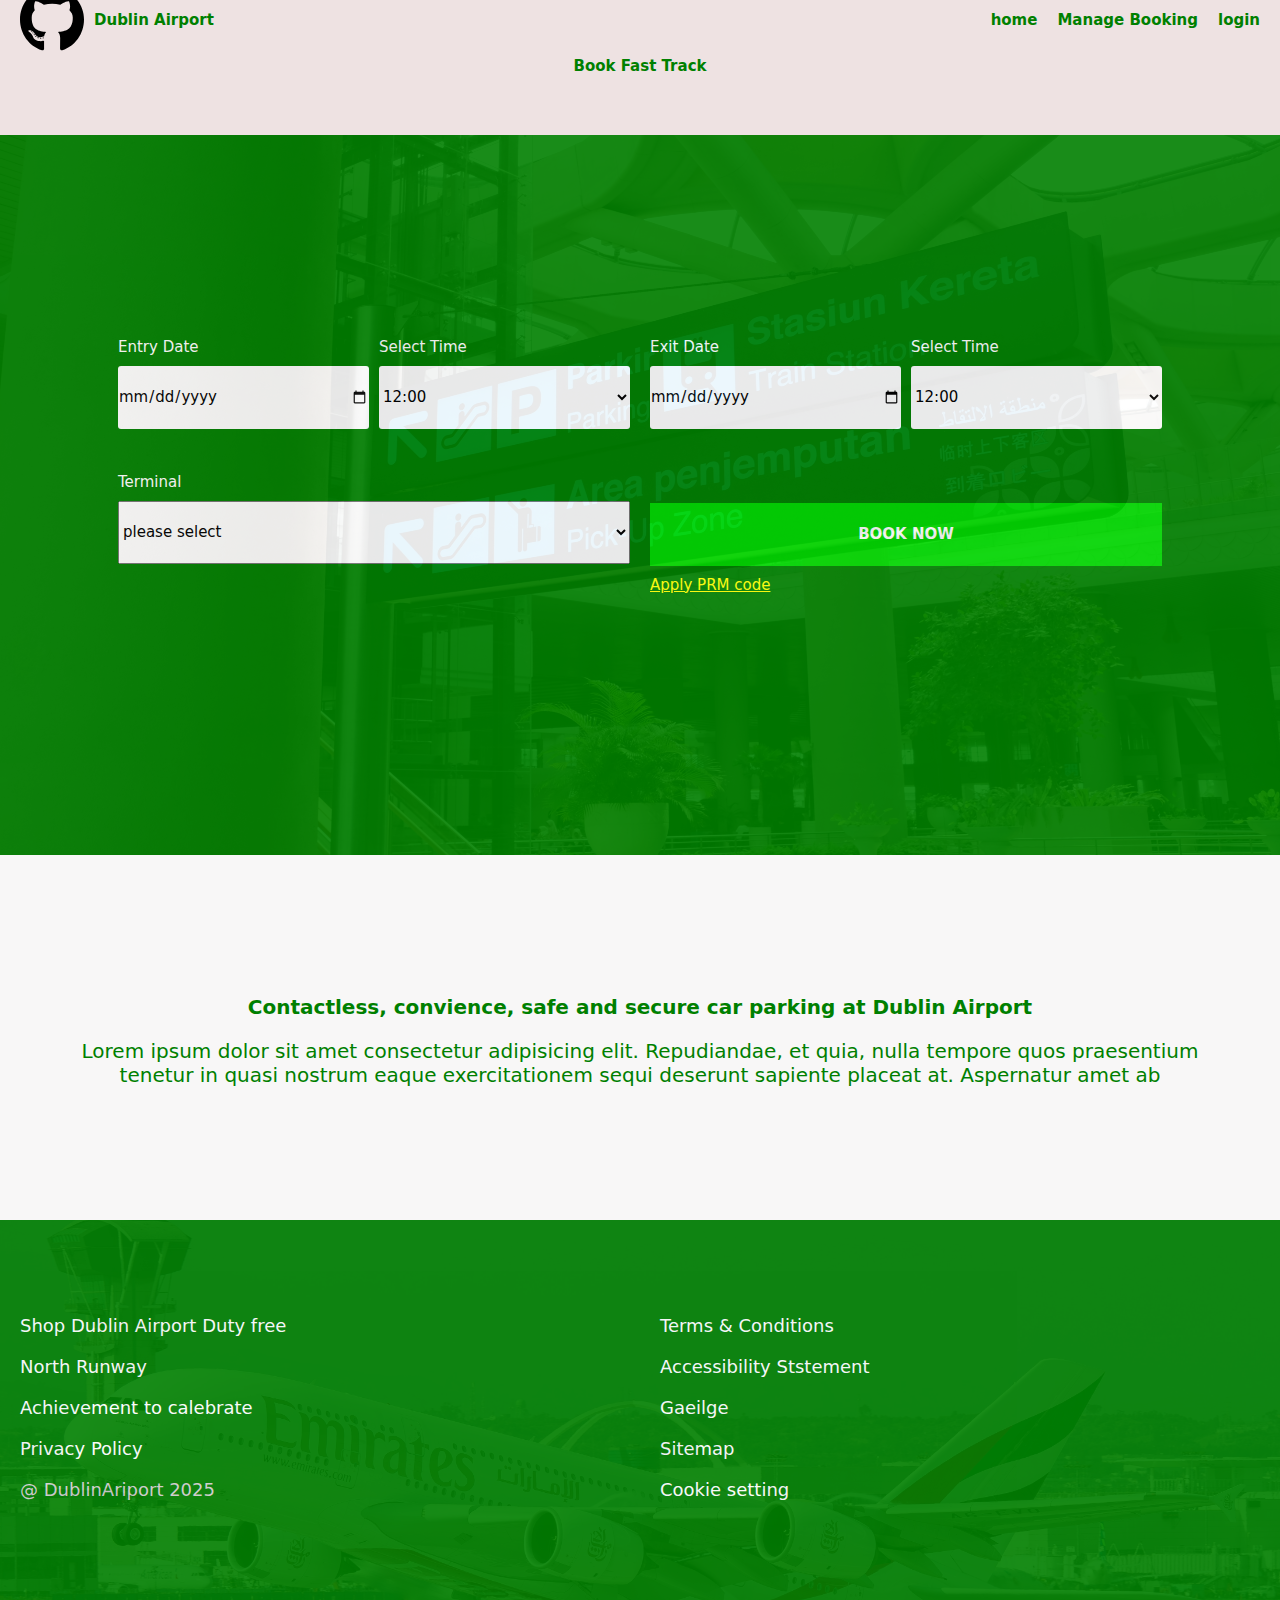
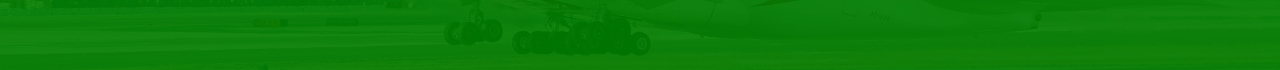
<file: bookparking/bookcarpark.html>
<!DOCTYPE html>
<html lang="en">
<head>
    <meta charset="UTF-8">
    <meta name="viewport" content="width=device-width, initial-scale=1.0">
    <title>Book Park</title>
    <link rel="stylesheet" href="../css/main.css">
    <link rel="stylesheet" href="../css/depart.css">
</head>
<body>
    <div class="container">
      <div class="content">
            <div class="navfasttrack">
                <div class="navft-head">
                    <div class="ft-head">
                        <img src="../icon/github-brands-solid.svg" class="ftIMG">
                        <p>Dublin Airport</p>
                    </div>
                    <div class="ft-head ft-headhide">
                        <ul>
                          <li><a href="../index.html">home</a></li>
                            <li><a href="#">Manage Booking</a></li>
                            <li><a href="#">login</a></li>
                        </ul>
                    </div>
                    <div class="ft-head ft-headend">
                      <img src="../icon/bars-solid.svg" class="menu" id="openmenu" onclick="openfastmenu()">
                      <img src="../icon/xmark-solid.svg" class="menu closemenu" id="closemenu" onclick="closefastmenu()">
                    </div>
                </div>
                <div class="navft-menu" id="navft-menu">
                    <ul>
                        <li><a href="#">Manage Booking</a></li>
                        <li><a href="#">login</a></li>
                        <li><a href="../index.html">home</a></li>
                    </ul>
                </div>
                <div class="navft-heading" id="navftheading">
                    <p>Book Fast Track</p>
                </div>
            </div>
        <div class="fasthero">
          <div class="fastcontent parkcontent">
            <img src="../img/rudityas-w-anggoro-ZadM4ldiuY8-unsplash.jpg" class="fastImg parkimg">
            <div class="fastdetails">
              <div class="parkstage">
                
              </div>
              <div class="parkinput">
                <div class="parkinputcon">
                    <div class="parkinfo">
                        <div class="park-col">
                            <P>Entry Date</P>
                            <input type="date" class="parkfield">
                        </div>
                        <div class="park-col">
                            <p>Select Time</p>
                            <select class="parkfield">
                                <option value="fastdate">12:00</option>
                                <option value="fastdate">00:01</option>
                                <option value="fastdate">01:00</option>
                                <option value="fastdate">02:00</option>
                                <option value="fastdate">03:00</option>
                                <option value="fastdate">04:00</option>
                                <option value="fastdate">05:00</option>
                            </select>
                        </div>
                    </div>
                    <div class="parkinfo">
                        <div class="park-col">
                            <P>Exit Date</P>
                            <input type="date" class="parkfield">
                        </div>
                        <div class="park-col">
                            <p>Select Time</p>
                            <select class="parkfield">
                                <option value="fastdate">12:00</option>
                                <option value="fastdate">00:01</option>
                                <option value="fastdate">01:00</option>
                                <option value="fastdate">02:00</option>
                                <option value="fastdate">03:00</option>
                                <option value="fastdate">04:00</option>
                                <option value="fastdate">05:00</option>
                            </select>
                        </div>
                    </div>
                </div>
                <div class="parkinputcon">
                    <div class="parkinfo">
                        <div class="park-col">
                            <p>Terminal</p>
                            <select class="parkfield1">
                                <option value="fastdate">please select</option>
                                <option value="fastdate">Terminal 1</option>
                                <option value="fastdate">Terminal 2</option>
                            </select>
                        </div>
                    </div>
                    <div class="parkinfo">
                        <div class="park-col">
                          <a href="./selectproduct.html">
                            <button class="parkbooknow">BOOK NOW</button>
                          </a>
                            <a href="#">Apply PRM code</a>
                        </div>
                    </div>
                </div>
              </div>
            </div>
          </div>
          <div class="fast-con">
            <div class="fast-content">
              <div class="parkstageimg">
                <div class="parkstage">
                  <div class="progress progress1">
                      <div class="progress-con">
                        <div class="progressnumber-con">
                            <div class="progress-line"></div>
                            <div class="progress-number-active">1</div>
                            <div class="progress-number">2</div>
                            <div class="progress-number">3</div>
                            <div class="progress-number">4</div>
                            <div class="progress-number">5</div>
                          </div>
                          <div class="progresstext">
                            <p>Select travel dates</p>
                            <p>Select your product</p>
                            <p>Enhance journey</p>
                            <p>Your details</p>
                            <p>Comfirmation</p>
                          </div>
                      </div>
                  </div>
                </div>
              </div>
              <div class="fast-info-row">
                <div class="fast-info">
                  <label for="text" class="fastlabel1">Entry Date</label>
                  <input type="date" class="fastfield1">
                </div>
                <div class="fast-info">
                  <label for="text" class="fastlabel1">Select Time</label>
                  <select class="fasttime1">
                    <option value="fastdate">12:00</option>
                    <option value="fastdate">00:01</option>
                    <option value="fastdate">01:00</option>
                    <option value="fastdate">02:00</option>
                    <option value="fastdate">03:00</option>
                    <option value="fastdate">04:00</option>
                    <option value="fastdate">05:00</option>
                </select>
                </div>
              </div>
              <div class="fast-info-row">
                <div class="fast-info">
                  <label for="text" class="fastlabel1">Exit Date</label>
                  <input type="date" class="fastfield1">
                </div>
                <div class="fast-info">
                  <label for="text" class="fastlabel1">Select Time</label>
                  <select class="fasttime1">
                    <option value="fastdate">12:00</option>
                    <option value="fastdate">00:01</option>
                    <option value="fastdate">01:00</option>
                    <option value="fastdate">02:00</option>
                    <option value="fastdate">03:00</option>
                    <option value="fastdate">04:00</option>
                    <option value="fastdate">05:00</option>
                </select>
                </div>
              </div>
              <div class="fast-info-col">
                <label for="text" class="fastlabel1">Ternial</label>
                  <select class="fasttime2">
                    <option value="fastdate">Terminal 1</option>
                    <option value="fastdate">Terminal 2</option>
                    <option value="fastdate">Terminal 3</option>
                </select>
              </div>
              <div class="fast-info-col">
                <div class="bookfast bookfast1">
                  <a href="#">Apply PRM code</a>
                  <a href="./selectproduct.html">
                    <button class="fastbook fastbook1">BOOK NOW</button>
                  </a>
                </div>
              </div>
            </div>
          </div>
          <div class="fasttips parktips">
            <div class="tipshead">
              <h1>Contactless, convience, safe and secure car parking at Dublin Airport</h1>
              <p>Lorem ipsum dolor sit amet consectetur adipisicing elit. Repudiandae, et quia, nulla tempore quos praesentium tenetur in quasi nostrum eaque exercitationem sequi deserunt sapiente placeat at. Aspernatur amet ab</p>
            </div>
          </div>
        </div>
              
              <footer class="footer">
                <div class="footer-content">
                  <div class="footer-link">
                    <div class="link-row">
                      <p>Shop Dublin Airport Duty free</p>
                      <p>North Runway</p>
                      <p>Achievement to calebrate</p>
                      <p>Privacy Policy</p>
                      <div class="copyright copyrightHide">
                        <p>@ DublinAriport 2025</p>
                      </div>
                    </div>
                    <div class="link-row">
                      <p>Terms & Conditions</p>
                      <p>Accessibility Ststement</p>
                      <p>Gaeilge</p>
                      <p>Sitemap</p>
                      <p>Cookie setting</p>
                    </div>
                  </div>
                  <div class="footer-social ss">
                    <div class="social-con">
                      <p>Follow Us</p>
                      <div class="social-row">
                        <img src="../icon/whatsapp-brands-solid.svg" class="socialIMG">
                        <img src="../icon/facebook-brands-solid.svg" class="socialIMG">
                        <img src="../icon/linkedin-brands-solid.svg" class="socialIMG">
                        <img src="../icon/twitter-brands-solid.svg" class="socialIMG">
                      </div>
                    </div>.
                  </div>
                  <div class="footer-appstore">
                    <div class="appstore-head st">
                      <p>Download Dublin Ariport App</p>
                    </div>
                    <div class="app-con">
                      <img src="../img/top-view.jpg" class="appIMG">
                      <img src="../img/top-view.jpg" class="appIMG">
                    </div>
                  </div>
                </div>
              </footer>
        </div>
    </div>
    <script src="../JS/slider.js"></script>
</body>
</html>
</file>
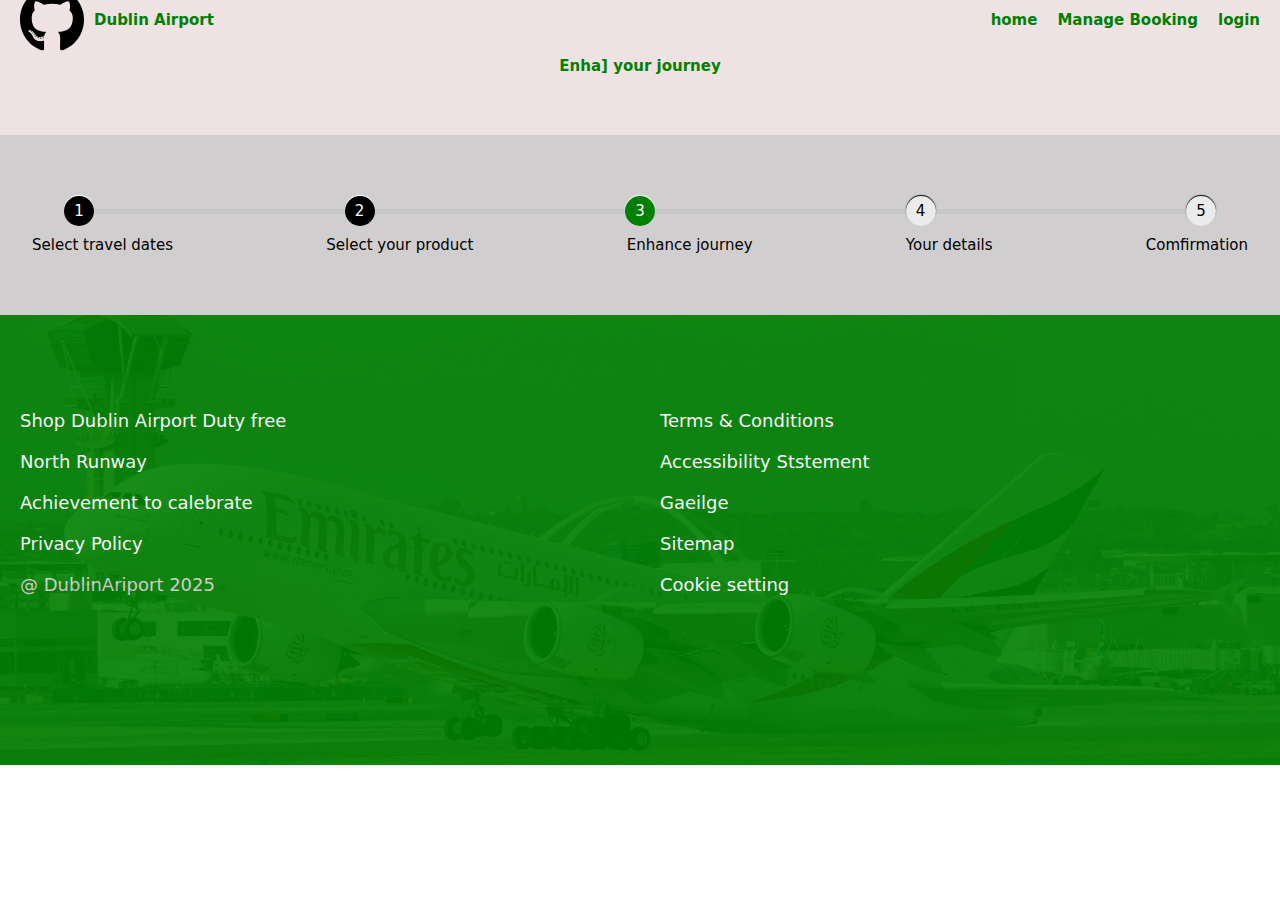
<file: bookparking/reserver.html>
<!DOCTYPE html>
<html lang="en">
<head>
    <meta charset="UTF-8">
    <meta name="viewport" content="width=device-width, initial-scale=1.0">
    <title>Flight Info</title>
    <link rel="stylesheet" href="../css/main.css">
    <link rel="stylesheet" href="../css/depart.css">
</head>
<body>
    <div class="container">
      <div class="content">
            <div class="navfasttrack">
                <div class="navft-head">
                    <div class="ft-head">
                        <img src="../icon/github-brands-solid.svg" class="ftIMG">
                        <p>Dublin Airport</p>
                    </div>
                    <div class="ft-head ft-headhide">
                        <ul>
                          <li><a href="../index.html">home</a></li>
                            <li><a href="#">Manage Booking</a></li>
                            <li><a href="#">login</a></li>
                        </ul>
                    </div>
                    <div class="ft-head ft-headend">
                      <img src="../icon/bars-solid.svg" class="menu" id="openmenu" onclick="openfastmenu()">
                      <img src="../icon/xmark-solid.svg" class="menu closemenu" id="closemenu" onclick="closefastmenu()">
                    </div>
                </div>
                <div class="navft-heading" id="navftheading">
                    <p>Enha] your journey</p>
                </div>
                <div class="navft-menu" id="navft-menu">
                    <ul>
                        <li><a href="#">Manage Booking</a></li>
                        <li><a href="#">login</a></li>
                        <li><a href="../index.html">home</a></li>
                    </ul>
                </div>
            </div>
            <div class="progress">
                <div class="progress-con">
                  <div class="progressnumber-con">
                      <div class="progress-line"></div>
                      <div class="progress-number-passed">1</div>
                      <div class="progress-number-passed">2</div>
                      <div class="progress-number-active">3</div>
                      <div class="progress-number">4</div>
                      <div class="progress-number">5</div>
                    </div>
                    <div class="progresstext">
                      <p>Select travel dates</p>
                      <p>Select your product</p>
                      <p>Enhance journey</p>
                      <p>Your details</p>
                      <p>Comfirmation</p>
                    </div>
                </div>
            </div>
            <div class="reserve">
                <div class="reverse-content">
                    <div class="reserveinfor">

                    </div>
                    <div class="reserve-total">
                        
                    </div>
                </div>
            </div>

              <footer class="footer">
                <div class="footer-content">
                  <div class="footer-link">
                    <div class="link-row">
                      <p>Shop Dublin Airport Duty free</p>
                      <p>North Runway</p>
                      <p>Achievement to calebrate</p>
                      <p>Privacy Policy</p>
                      <div class="copyright copyrightHide">
                        <p>@ DublinAriport 2025</p>
                      </div>
                    </div>
                    <div class="link-row">
                      <p>Terms & Conditions</p>
                      <p>Accessibility Ststement</p>
                      <p>Gaeilge</p>
                      <p>Sitemap</p>
                      <p>Cookie setting</p>
                    </div>
                  </div>
                  <div class="footer-social ss">
                    <div class="social-con">
                      <p>Follow Us</p>
                      <div class="social-row">
                        <img src="../icon/whatsapp-brands-solid.svg" class="socialIMG">
                        <img src="../icon/facebook-brands-solid.svg" class="socialIMG">
                        <img src="../icon/linkedin-brands-solid.svg" class="socialIMG">
                        <img src="../icon/twitter-brands-solid.svg" class="socialIMG">
                      </div>
                    </div>.
                  </div>
                  <div class="footer-appstore">
                    <div class="appstore-head st">
                      <p>Download Dublin Ariport App</p>
                    </div>
                    <div class="app-con">
                      <img src="../img/top-view.jpg" class="appIMG">
                      <img src="../img/top-view.jpg" class="appIMG">
                    </div>
                  </div>
                </div>
              </footer>
        </div>
    </div>
    <script src="../JS/slider.js"></script>
</body>
</html>
</file>
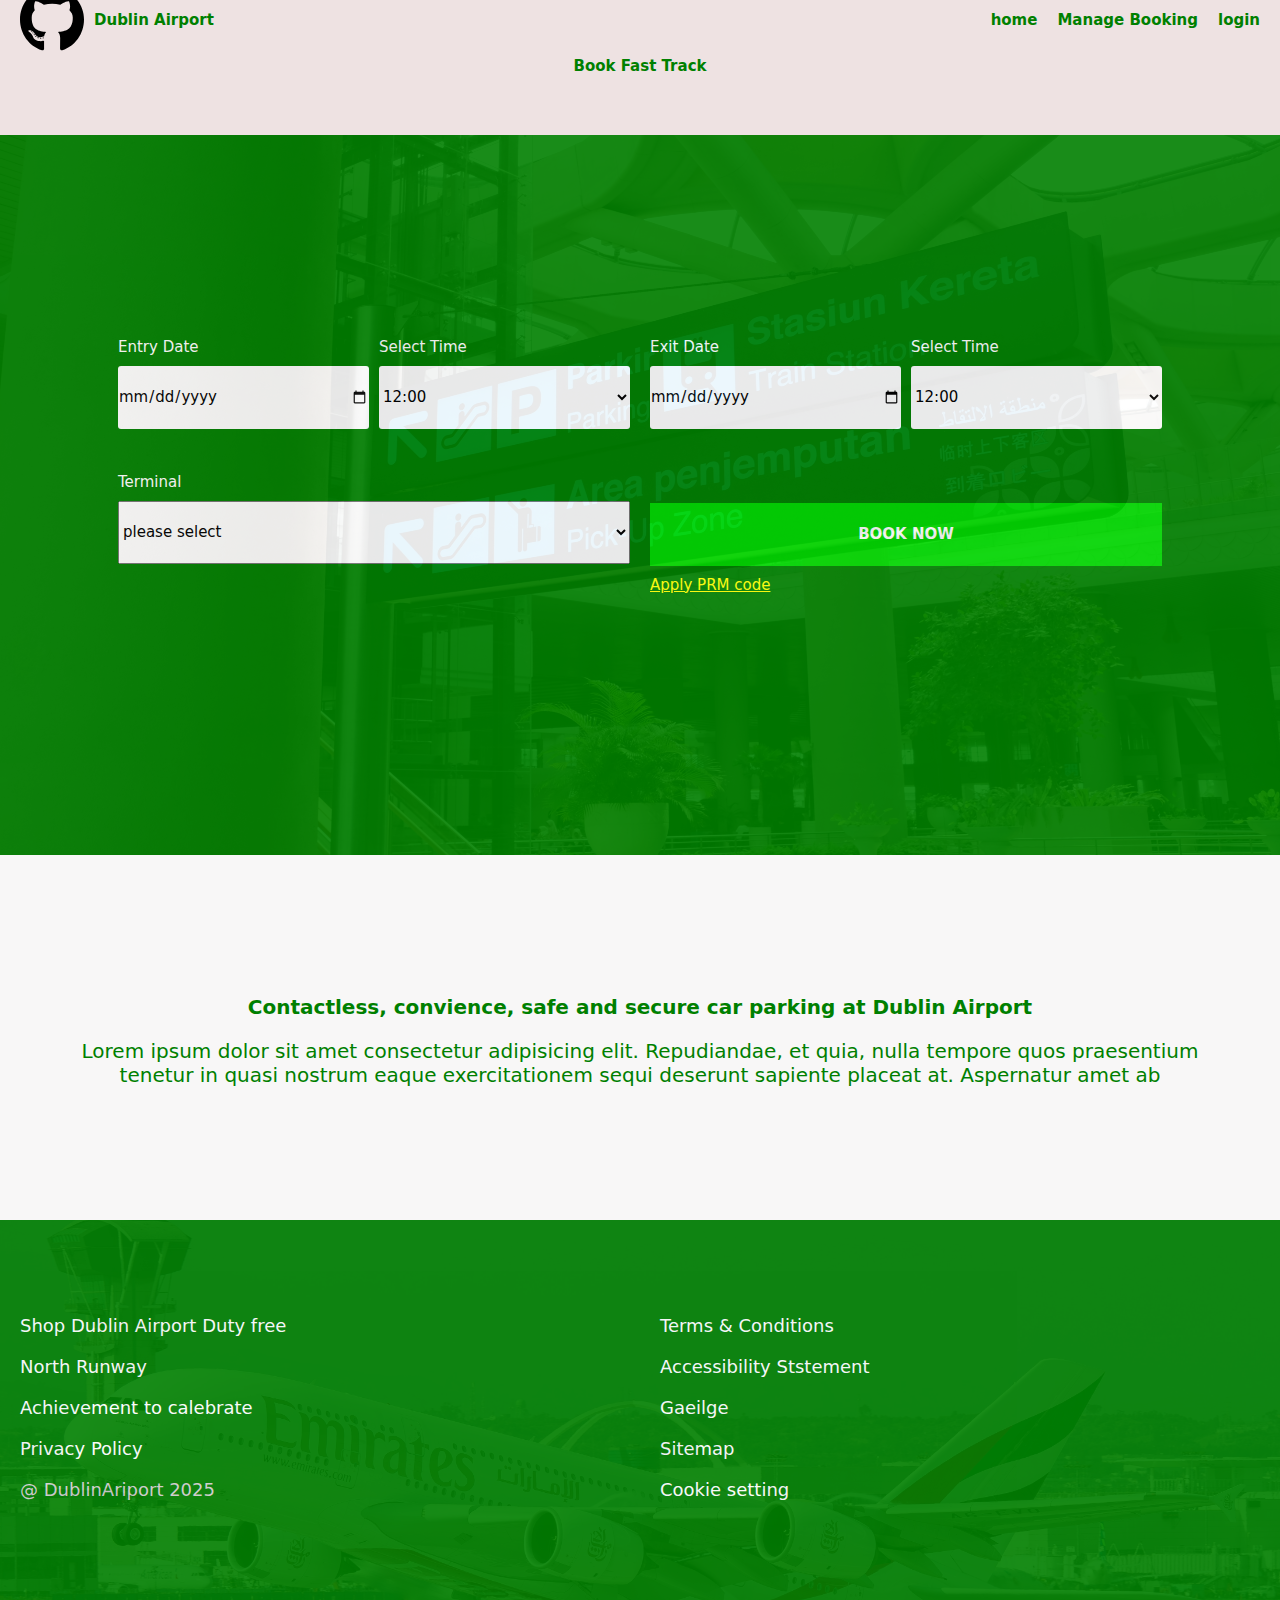
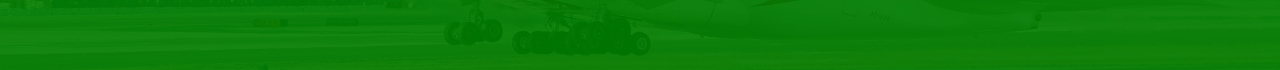
<file: bookparking/select-price.html>
<!DOCTYPE html>
<html lang="en">
<head>
    <meta charset="UTF-8">
    <meta name="viewport" content="width=device-width, initial-scale=1.0">
    <title>Book Park</title>
    <link rel="stylesheet" href="../css/main.css">
    <link rel="stylesheet" href="../css/depart.css">
</head>
<body>
    <div class="container">
      <div class="content">
            <div class="navfasttrack">
                <div class="navft-head">
                    <div class="ft-head">
                        <img src="../icon/github-brands-solid.svg" class="ftIMG">
                        <p>Dublin Airport</p>
                    </div>
                    <div class="ft-head ft-headhide">
                        <ul>
                          <li><a href="../index.html">home</a></li>
                            <li><a href="#">Manage Booking</a></li>
                            <li><a href="#">login</a></li>
                        </ul>
                    </div>
                    <div class="ft-head ft-headend">
                      <img src="../icon/bars-solid.svg" class="menu" id="openmenu" onclick="openfastmenu()">
                      <img src="../icon/xmark-solid.svg" class="menu closemenu" id="closemenu" onclick="closefastmenu()">
                    </div>
                </div>
                <div class="navft-menu" id="navft-menu">
                    <ul>
                        <li><a href="#">Manage Booking</a></li>
                        <li><a href="#">login</a></li>
                        <li><a href="../index.html">home</a></li>
                    </ul>
                </div>
                <div class="navft-heading" id="navftheading">
                    <p>Book Fast Track</p>
                </div>
            </div>
        <div class="fasthero">
          <div class="fastcontent parkcontent">
            <img src="../img/rudityas-w-anggoro-ZadM4ldiuY8-unsplash.jpg" class="fastImg parkimg">
            <div class="fastdetails">
              <div class="parkstage">
                
              </div>
              <div class="parkinput">
                <div class="parkinputcon">
                    <div class="parkinfo">
                        <div class="park-col">
                            <P>Entry Date</P>
                            <input type="date" class="parkfield">
                        </div>
                        <div class="park-col">
                            <p>Select Time</p>
                            <select class="parkfield">
                                <option value="fastdate">12:00</option>
                                <option value="fastdate">00:01</option>
                                <option value="fastdate">01:00</option>
                                <option value="fastdate">02:00</option>
                                <option value="fastdate">03:00</option>
                                <option value="fastdate">04:00</option>
                                <option value="fastdate">05:00</option>
                            </select>
                        </div>
                    </div>
                    <div class="parkinfo">
                        <div class="park-col">
                            <P>Exit Date</P>
                            <input type="date" class="parkfield">
                        </div>
                        <div class="park-col">
                            <p>Select Time</p>
                            <select class="parkfield">
                                <option value="fastdate">12:00</option>
                                <option value="fastdate">00:01</option>
                                <option value="fastdate">01:00</option>
                                <option value="fastdate">02:00</option>
                                <option value="fastdate">03:00</option>
                                <option value="fastdate">04:00</option>
                                <option value="fastdate">05:00</option>
                            </select>
                        </div>
                    </div>
                </div>
                <div class="parkinputcon">
                    <div class="parkinfo">
                        <div class="park-col">
                            <p>Terminal</p>
                            <select class="parkfield1">
                                <option value="fastdate">please select</option>
                                <option value="fastdate">Terminal 1</option>
                                <option value="fastdate">Terminal 2</option>
                            </select>
                        </div>
                    </div>
                    <div class="parkinfo">
                        <div class="park-col">
                          <a href="#">
                            <button class="parkbooknow">BOOK NOW</button>
                          </a>
                            <a href="#">Apply PRM code</a>
                        </div>
                    </div>
                </div>
              </div>
            </div>
          </div>
          <div class="fast-con">
            <div class="fast-content">
              <div class="parkstageimg">
                  <div class="parkstage">

                </div>
            </div>
              <div class="fast-info-row">
                <div class="fast-info">
                  <label for="text" class="fastlabel1">Entry Date</label>
                  <input type="date" class="fastfield1">
                </div>
                <div class="fast-info">
                  <label for="text" class="fastlabel1">Select Time</label>
                  <select class="fasttime1">
                    <option value="fastdate">12:00</option>
                    <option value="fastdate">00:01</option>
                    <option value="fastdate">01:00</option>
                    <option value="fastdate">02:00</option>
                    <option value="fastdate">03:00</option>
                    <option value="fastdate">04:00</option>
                    <option value="fastdate">05:00</option>
                </select>
                </div>
              </div>
              <div class="fast-info-row">
                <div class="fast-info">
                  <label for="text" class="fastlabel1">Exit Date</label>
                  <input type="date" class="fastfield1">
                </div>
                <div class="fast-info">
                  <label for="text" class="fastlabel1">Select Time</label>
                  <select class="fasttime1">
                    <option value="fastdate">12:00</option>
                    <option value="fastdate">00:01</option>
                    <option value="fastdate">01:00</option>
                    <option value="fastdate">02:00</option>
                    <option value="fastdate">03:00</option>
                    <option value="fastdate">04:00</option>
                    <option value="fastdate">05:00</option>
                </select>
                </div>
              </div>
              <div class="fast-info-col">
                <label for="text" class="fastlabel1">Ternial</label>
                  <select class="fasttime2">
                    <option value="fastdate">Terminal 1</option>
                    <option value="fastdate">Terminal 2</option>
                    <option value="fastdate">Terminal 3</option>
                </select>
              </div>
              <div class="fast-info-col">
                <div class="bookfast bookfast1">
                  <a href="#">Apply PRM code</a>
                  <a href="#">
                    <button class="fastbook fastbook1">BOOK NOW</button>
                  </a>
                </div>
              </div>
            </div>
          </div>
          <div class="fasttips parktips">
            <div class="tipshead">
              <h1>Contactless, convience, safe and secure car parking at Dublin Airport</h1>
              <p>Lorem ipsum dolor sit amet consectetur adipisicing elit. Repudiandae, et quia, nulla tempore quos praesentium tenetur in quasi nostrum eaque exercitationem sequi deserunt sapiente placeat at. Aspernatur amet ab</p>
            </div>
          </div>
        </div>
              
              <footer class="footer">
                <div class="footer-content">
                  <div class="footer-link">
                    <div class="link-row">
                      <p>Shop Dublin Airport Duty free</p>
                      <p>North Runway</p>
                      <p>Achievement to calebrate</p>
                      <p>Privacy Policy</p>
                      <div class="copyright copyrightHide">
                        <p>@ DublinAriport 2025</p>
                      </div>
                    </div>
                    <div class="link-row">
                      <p>Terms & Conditions</p>
                      <p>Accessibility Ststement</p>
                      <p>Gaeilge</p>
                      <p>Sitemap</p>
                      <p>Cookie setting</p>
                    </div>
                  </div>
                  <div class="footer-social ss">
                    <div class="social-con">
                      <p>Follow Us</p>
                      <div class="social-row">
                        <img src="../icon/whatsapp-brands-solid.svg" class="socialIMG">
                        <img src="../icon/facebook-brands-solid.svg" class="socialIMG">
                        <img src="../icon/linkedin-brands-solid.svg" class="socialIMG">
                        <img src="../icon/twitter-brands-solid.svg" class="socialIMG">
                      </div>
                    </div>.
                  </div>
                  <div class="footer-appstore">
                    <div class="appstore-head st">
                      <p>Download Dublin Ariport App</p>
                    </div>
                    <div class="app-con">
                      <img src="../img/top-view.jpg" class="appIMG">
                      <img src="../img/top-view.jpg" class="appIMG">
                    </div>
                  </div>
                </div>
              </footer>
        </div>
    </div>
    <script src="../JS/slider.js"></script>
</body>
</html>
</file>
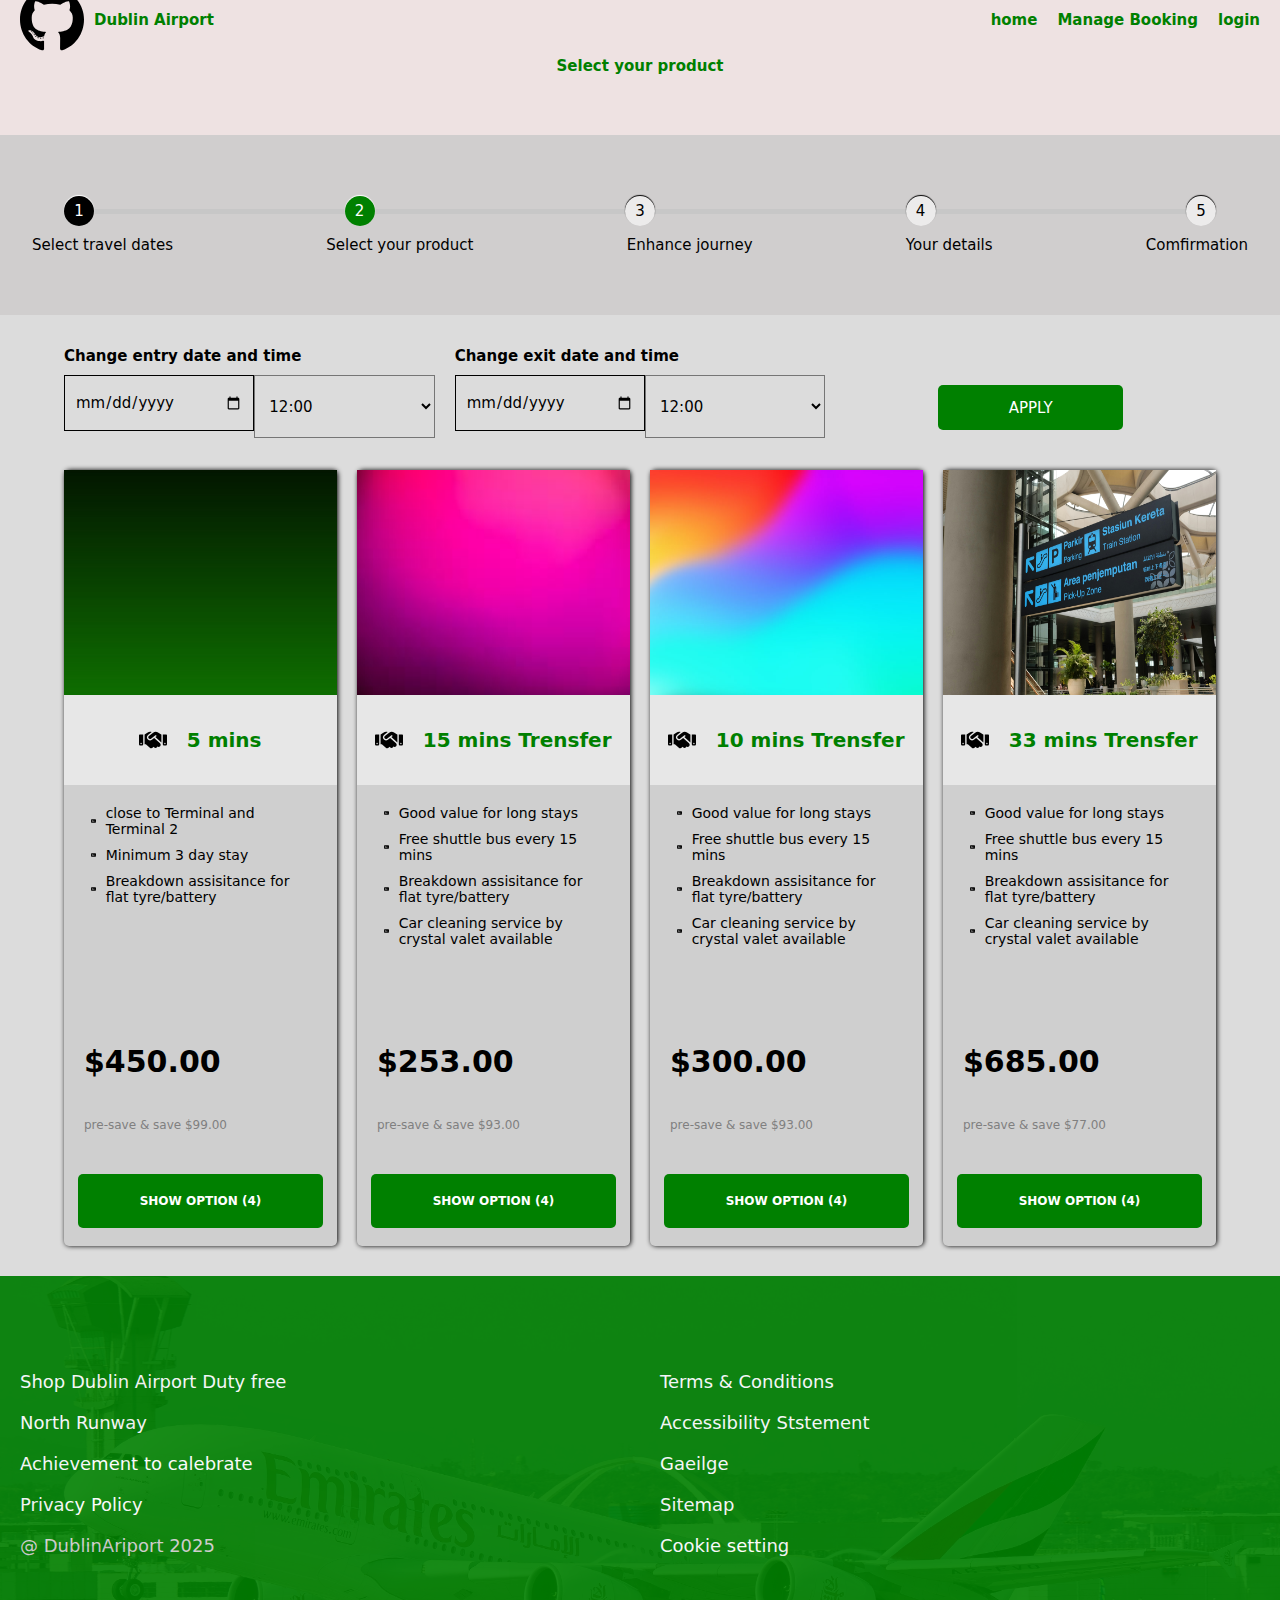
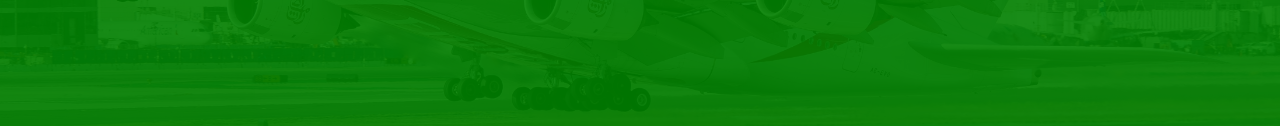
<file: bookparking/selectproduct.html>
<!DOCTYPE html>
<html lang="en">
<head>
    <meta charset="UTF-8">
    <meta name="viewport" content="width=device-width, initial-scale=1.0">
    <title>Flight Info</title>
    <link rel="stylesheet" href="../css/main.css">
    <link rel="stylesheet" href="../css/depart.css">
</head>
<body>
    <div class="container">
      <div class="content">
            <div class="navfasttrack">
                <div class="navft-head">
                    <div class="ft-head">
                        <img src="../icon/github-brands-solid.svg" class="ftIMG">
                        <p>Dublin Airport</p>
                    </div>
                    <div class="ft-head ft-headhide">
                        <ul>
                          <li><a href="../index.html">home</a></li>
                            <li><a href="#">Manage Booking</a></li>
                            <li><a href="#">login</a></li>
                        </ul>
                    </div>
                    <div class="ft-head ft-headend">
                      <img src="../icon/bars-solid.svg" class="menu" id="openmenu" onclick="openfastmenu()">
                      <img src="../icon/xmark-solid.svg" class="menu closemenu" id="closemenu" onclick="closefastmenu()">
                    </div>
                </div>
                <div class="navft-heading" id="navftheading">
                    <p>Select your product</p>
                </div>
                <div class="navft-menu" id="navft-menu">
                    <ul>
                        <li><a href="#">Manage Booking</a></li>
                        <li><a href="#">login</a></li>
                        <li><a href="../index.html">home</a></li>
                    </ul>
                </div>
            </div>
            <div class="progress">
                <div class="progress-con">
                  <div class="progressnumber-con">
                      <div class="progress-line"></div>
                      <div class="progress-number-passed">1</div>
                      <div class="progress-number-active">2</div>
                      <div class="progress-number">3</div>
                      <div class="progress-number">4</div>
                      <div class="progress-number">5</div>
                    </div>
                    <div class="progresstext">
                      <p>Select travel dates</p>
                      <p>Select your product</p>
                      <p>Enhance journey</p>
                      <p>Your details</p>
                      <p>Comfirmation</p>
                    </div>
                </div>
            </div>
            <div class="changefield" id="changefield">
              <div class="changefield-con">
                <div class="changefield-info">
                  <p>Change entry date and time</p>
                  <div class="changefieldrow">
                    <input type="date" class="changedate">
                    <select class="changetime">
                      <option value="changetime">12:00</option>
                      <option value="changetime">00:01</option>
                      <option value="changetime">01:00</option>
                      <option value="changetime">02:00</option>
                      <option value="changetime">03:00</option>
                      <option value="changetime">04:00</option>
                      <option value="changetime">05:00</option>
                    </select>
                  </div>
                </div>
                <div class="changefield-info">
                  <p>Change exit date and time</p>
                  <div class="changefieldrow">
                    <input type="date" class="changedate">
                    <select class="changetime">
                      <option value="changetime">12:00</option>
                      <option value="changetime">00:01</option>
                      <option value="changetime">01:00</option>
                      <option value="changetime">02:00</option>
                      <option value="changetime">03:00</option>
                      <option value="changetime">04:00</option>
                      <option value="changetime">05:00</option>
                    </select>
                  </div>
                </div>
                <div class="changefield-info">
                  <div class="btn-apply">
                    <button class="apply">APPLY</button>
                  </div>
                </div>
              </div>
            </div>
            <div class="selecteddate">
              <div class="selecteddate-con">
                <div class="selecteddate-row">
                  <p>From</p>
                  <p>To</p>
                </div>
                <div class="selecteddate-row">
                  <label for="text" class="dateandtimeselected">03/03/2025 at 07:00</label>
                  <label for="text" class="dateandtimeselected">03/03/2025 at 07:00</label>
                </div>
              </div>
            </div>
            <div class="changedateoption" id="changedateoption" >
              <p onclick="showchangedateoption()">Change Dates ?</p>
            </div>
            <div class="selectproduct">
              <div class="selectproduct-con">
                <div class="product">
                  <div class="productIMg">
                    <img src="../img/green.jpg" class="product-img">
                  </div>
                  <div class="productMinwalk">
                    <img src="../icon/handshake-solid.svg" class="walkImg">
                    <p>5 mins</p>
                  </div>
                  <div class="productdetials" id="productdetials">
                    <div class="productdetials-con">
                      <div class="productdetials-info">
                        <img src="../icon/square-google-plus-brands-solid.svg" class="detailsimg">
                        <p>close to Terminal and Terminal 2</p>
                      </div>
                      <div class="productdetials-info">
                        <img src="../icon/square-google-plus-brands-solid.svg" class="detailsimg">
                        <p>Minimum 3 day stay</p>
                      </div>
                      <div class="productdetials-info">
                        <img src="../icon/square-google-plus-brands-solid.svg" class="detailsimg">
                        <p>Breakdown assisitance for flat tyre/battery</p>
                      </div>
                    </div>
                  </div>
                  <div class="productdetials1" id="productdetials1">
                    <div class="prod-nav">
                      <div class="prodback">
                        <img src="../icon/xmark-solid.svg" class="prodnavImg" onclick="closedetailsoption()">
                        <p>Back</p>
                      </div>
                      <div class="prodback">
                        <p>Option</p>
                      </div>
                    </div>
                    <div class="prod-packs">
                      <div class="prod-packs-con">
                        <div class="radio">
                          <input type="radio" value="packprice">
                        </div>
                        <div class="radioinfo">
                          <label for="packprice">Terminal 2 Surface Car Park</label>
                        </div>
                        <div class="prod-packs-con1">
                          <p>$987.00</p>
                        </div>
                      </div>
                    </div>
                    <div class="prod-packs">
                      <div class="prod-packs-con">
                        <div class="radio">
                          <input type="radio" value="packprice">
                        </div>
                        <div class="radioinfo">
                          <label for="packprice">Parking + Fast Track</label>
                          <p>save time through security</p>
                        </div>
                        <div class="prod-packs-con1">
                          <p>$706.00</p>
                        </div>
                      </div>
                    </div>
                    <div class="prod-packs">
                      <div class="prod-packs-con">
                        <div class="radio">
                          <input type="radio" value="packprice">
                        </div>
                        <div class="radioinfo">
                          <label for="packprice">Parking + 2x Fast Track</label>
                          <p>save time through security</p>
                        </div>
                        <div class="prod-packs-con1">
                          <p>$720.00</p>
                        </div>
                      </div>
                    </div>
                    <div class="prod-packs">
                      <div class="prod-packs-con">
                        <div class="radio">
                          <input type="radio" value="packprice">
                        </div>
                        <div class="radioinfo">
                          <label for="packprice">Parking + 20% off Lounge</label>
                          <p>Relex in our premium liffey Lounge</p>
                        </div>
                        <div class="prod-packs-con1">
                          <p>$715.00</p>
                        </div>
                      </div>
                    </div>
                  </div>
                  <div class="productprice">
                    <h1>$450.00</h1>
                  </div>
                  <div class="productprice hh">
                    <p>pre-save & save $99.00</p>
                  </div>
                  <div class="otheroption">
                    <button class="showoption" id="showoption" onclick="showdetailsoption()">SHOW OPTION (4)</button>
                    <a href="./reserver.html">
                    <button class="showoption1" id="showoption1">RESERVE NOW</button>
                    </a>
                  </div>
                </div>
                <div class="product">
                  <div class="productIMg">
                    <img src="../img/pick buton.jpeg" class="product-img">
                  </div>
                  <div class="productMinwalk">
                    <img src="../icon/handshake-solid.svg" class="walkImg">
                    <p>15 mins Trensfer</p>
                  </div>
                  <div class="productdetials" id="productdetials3">
                    <div class="productdetials-con">
                      <div class="productdetials-info">
                        <img src="../icon/square-google-plus-brands-solid.svg" class="detailsimg">
                        <p>Good value for long stays</p>
                      </div>
                      <div class="productdetials-info">
                        <img src="../icon/square-google-plus-brands-solid.svg" class="detailsimg">
                        <p>Free shuttle bus every 15 mins</p>
                      </div>
                      <div class="productdetials-info">
                        <img src="../icon/square-google-plus-brands-solid.svg" class="detailsimg">
                        <p>Breakdown assisitance for flat tyre/battery</p>
                      </div>
                      <div class="productdetials-info">
                        <img src="../icon/square-google-plus-brands-solid.svg" class="detailsimg">
                        <p>Car cleaning service by crystal valet available</p>
                      </div>
                    </div>
                  </div>
                  <div class="productdetials1" id="productdetials2">
                    <div class="prod-nav">
                      <div class="prodback">
                        <img src="../icon/xmark-solid.svg" class="prodnavImg" onclick="closedetailsoption2()">
                        <p>Back</p>
                      </div>
                      <div class="prodback">
                        <p>Option</p>
                      </div>
                    </div>
                    <div class="prod-packs">
                      <div class="prod-packs-con">
                        <div class="radio">
                          <input type="radio" value="packprice">
                        </div>
                        <div class="radioinfo">
                          <label for="packprice">Terminal 2 Short Term</label>
                        </div>
                        <div class="prod-packs-con1">
                          <p>$987.00</p>
                        </div>
                      </div>
                    </div>
                    <div class="prod-packs">
                      <div class="prod-packs-con">
                        <div class="radio">
                          <input type="radio" value="packprice">
                        </div>
                        <div class="radioinfo">
                          <label for="packprice">Parking + Fast Track</label>
                          <p>save time through security</p>
                        </div>
                        <div class="prod-packs-con1">
                          <p>$706.00</p>
                        </div>
                      </div>
                    </div>
                    <div class="prod-packs">
                      <div class="prod-packs-con">
                        <div class="radio">
                          <input type="radio" value="packprice">
                        </div>
                        <div class="radioinfo">
                          <label for="packprice">Parking + 2x Fast Track</label>
                          <p>save time through security</p>
                        </div>
                        <div class="prod-packs-con1">
                          <p>$720.00</p>
                        </div>
                      </div>
                    </div>
                    <div class="prod-packs">
                      <div class="prod-packs-con">
                        <div class="radio">
                          <input type="radio" value="packprice">
                        </div>
                        <div class="radioinfo">
                          <label for="packprice">Parking + 20% off Lounge</label>
                          <p>Relex in our premium liffey Lounge</p>
                        </div>
                        <div class="prod-packs-con1">
                          <p>$715.00</p>
                        </div>
                      </div>
                    </div>
                  </div>
                  <div class="productprice">
                    <h1>$253.00</h1>
                  </div>
                  <div class="productprice">
                    <p>pre-save & save $93.00</p>
                  </div>
                  <div class="otheroption">
                    <button class="showoption" id="showoption2" onclick="showdetailsoption2()">SHOW OPTION (4)</button>
                    <button class="showoption1" id="showoption3">RESERVE NOW</button>
                  </div>
                </div>
                <div class="product">
                  <div class="productIMg">
                    <img src="../img/btn-bottons.jpg" class="product-img">
                  </div>
                  <div class="productMinwalk">
                    <img src="../icon/handshake-solid.svg" class="walkImg">
                    <p>10 mins Trensfer</p>
                  </div>
                  <div class="productdetials" id="productdetials4">
                    <div class="productdetials-con">
                      <div class="productdetials-info">
                        <img src="../icon/square-google-plus-brands-solid.svg" class="detailsimg">
                        <p>Good value for long stays</p>
                      </div>
                      <div class="productdetials-info">
                        <img src="../icon/square-google-plus-brands-solid.svg" class="detailsimg">
                        <p>Free shuttle bus every 15 mins</p>
                      </div>
                      <div class="productdetials-info">
                        <img src="../icon/square-google-plus-brands-solid.svg" class="detailsimg">
                        <p>Breakdown assisitance for flat tyre/battery</p>
                      </div>
                      <div class="productdetials-info">
                        <img src="../icon/square-google-plus-brands-solid.svg" class="detailsimg">
                        <p>Car cleaning service by crystal valet available</p>
                      </div>
                    </div>
                  </div>
                  <div class="productdetials1" id="productdetials5">
                    <div class="prod-nav">
                      <div class="prodback" >
                        <img src="../icon/xmark-solid.svg" class="prodnavImg" onclick="closedetailsoption3()">
                        <p>Back</p>
                      </div>
                      <div class="prodback">
                        <p>Option</p>
                      </div>
                    </div>
                    <div class="prod-packs">
                      <div class="prod-packs-con">
                        <div class="radio">
                          <input type="radio" value="packprice">
                        </div>
                        <div class="radioinfo">
                          <label for="packprice">Express Red Long Term</label>
                        </div>
                        <div class="prod-packs-con1">
                          <p>$999.00</p>
                        </div>
                      </div>
                    </div>
                    <div class="prod-packs">
                      <div class="prod-packs-con">
                        <div class="radio">
                          <input type="radio" value="packprice">
                        </div>
                        <div class="radioinfo">
                          <label for="packprice">Parking + Fast Track</label>
                          <p>save time through security</p>
                        </div>
                        <div class="prod-packs-con1">
                          <p>$600.00</p>
                        </div>
                      </div>
                    </div>
                    <div class="prod-packs">
                      <div class="prod-packs-con">
                        <div class="radio">
                          <input type="radio" value="packprice">
                        </div>
                        <div class="radioinfo">
                          <label for="packprice">Parking + 2x Fast Track</label>
                          <p>save time through security</p>
                        </div>
                        <div class="prod-packs-con1">
                          <p>$560.00</p>
                        </div>
                      </div>
                    </div>
                    <div class="prod-packs">
                      <div class="prod-packs-con">
                        <div class="radio">
                          <input type="radio" value="packprice">
                        </div>
                        <div class="radioinfo">
                          <label for="packprice">Parking + 20% off Lounge</label>
                          <p>Relex in our premium liffey Lounge</p>
                        </div>
                        <div class="prod-packs-con1">
                          <p>$499.00</p>
                        </div>
                      </div>
                    </div>
                  </div>
                  <div class="productprice">
                    <h1>$300.00</h1>
                  </div>
                  <div class="productprice">
                    <p>pre-save & save $93.00</p>
                  </div>
                  <div class="otheroption">
                    <button class="showoption" id="showoption4" onclick="showdetailsoption3()">SHOW OPTION (4)</button>
                    <button class="showoption1" id="showoption5">RESERVE NOW</button>
                  </div>
                </div>
                <div class="product">
                  <div class="productIMg">
                    <img src="../img/rudityas-w-anggoro-ZadM4ldiuY8-unsplash.jpg" class="product-img">
                  </div>
                  <div class="productMinwalk">
                    <img src="../icon/handshake-solid.svg" class="walkImg">
                    <p>33 mins Trensfer</p>
                  </div>
                  <div class="productdetials" id="productdetials6">
                    <div class="productdetials-con">
                      <div class="productdetials-info">
                        <img src="../icon/square-google-plus-brands-solid.svg" class="detailsimg">
                        <p>Good value for long stays</p>
                      </div>
                      <div class="productdetials-info">
                        <img src="../icon/square-google-plus-brands-solid.svg" class="detailsimg">
                        <p>Free shuttle bus every 15 mins</p>
                      </div>
                      <div class="productdetials-info">
                        <img src="../icon/square-google-plus-brands-solid.svg" class="detailsimg">
                        <p>Breakdown assisitance for flat tyre/battery</p>
                      </div>
                      <div class="productdetials-info">
                        <img src="../icon/square-google-plus-brands-solid.svg" class="detailsimg">
                        <p>Car cleaning service by crystal valet available</p>
                      </div>
                    </div>
                  </div>
                  <div class="productdetials1" id="productdetials7">
                    <div class="prod-nav">
                      <div class="prodback" >
                        <img src="../icon/xmark-solid.svg" class="prodnavImg" onclick="closedetailsoption4()">
                        <p>Back</p>
                      </div>
                      <div class="prodback">
                        <p>Option</p>
                      </div>
                    </div>
                    <div class="prod-packs">
                      <div class="prod-packs-con">
                        <div class="radio">
                          <input type="radio" value="packprice">
                        </div>
                        <div class="radioinfo">
                          <label for="packprice">Holiday Blue Long Term</label>
                        </div>
                        <div class="prod-packs-con1">
                          <p>$707.00</p>
                        </div>
                      </div>
                    </div>
                    <div class="prod-packs">
                      <div class="prod-packs-con">
                        <div class="radio">
                          <input type="radio" value="packprice">
                        </div>
                        <div class="radioinfo">
                          <label for="packprice">Parking + Fast Track</label>
                          <p>save time through security</p>
                        </div>
                        <div class="prod-packs-con1">
                          <p>$606.00</p>
                        </div>
                      </div>
                    </div>
                    <div class="prod-packs">
                      <div class="prod-packs-con">
                        <div class="radio">
                          <input type="radio" value="packprice">
                        </div>
                        <div class="radioinfo">
                          <label for="packprice">Parking + 2x Fast Track</label>
                          <p>save time through security</p>
                        </div>
                        <div class="prod-packs-con1">
                          <p>$920.00</p>
                        </div>
                      </div>
                    </div>
                    <div class="prod-packs">
                      <div class="prod-packs-con">
                        <div class="radio">
                          <input type="radio" value="packprice">
                        </div>
                        <div class="radioinfo">
                          <label for="packprice">Parking + 20% off Lounge</label>
                          <p>Relex in our premium Lounge</p>
                        </div>
                        <div class="prod-packs-con1">
                          <p>$815.00</p>
                        </div>
                      </div>
                    </div>
                  </div>
                  <div class="productprice">
                    <h1>$685.00</h1>
                  </div>
                  <div class="productprice">
                    <p>pre-save & save $77.00</p>
                  </div>
                  <div class="otheroption">
                    <button class="showoption" id="showoption6" onclick="showdetailsoption4()">SHOW OPTION (4)</button>
                    <button class="showoption1" id="showoption7">RESERVE NOW</button>
                  </div>
                </div>
              </div>
            </div>
              <footer class="footer">
                <div class="footer-content">
                  <div class="footer-link">
                    <div class="link-row">
                      <p>Shop Dublin Airport Duty free</p>
                      <p>North Runway</p>
                      <p>Achievement to calebrate</p>
                      <p>Privacy Policy</p>
                      <div class="copyright copyrightHide">
                        <p>@ DublinAriport 2025</p>
                      </div>
                    </div>
                    <div class="link-row">
                      <p>Terms & Conditions</p>
                      <p>Accessibility Ststement</p>
                      <p>Gaeilge</p>
                      <p>Sitemap</p>
                      <p>Cookie setting</p>
                    </div>
                  </div>
                  <div class="footer-social ss">
                    <div class="social-con">
                      <p>Follow Us</p>
                      <div class="social-row">
                        <img src="../icon/whatsapp-brands-solid.svg" class="socialIMG">
                        <img src="../icon/facebook-brands-solid.svg" class="socialIMG">
                        <img src="../icon/linkedin-brands-solid.svg" class="socialIMG">
                        <img src="../icon/twitter-brands-solid.svg" class="socialIMG">
                      </div>
                    </div>.
                  </div>
                  <div class="footer-appstore">
                    <div class="appstore-head st">
                      <p>Download Dublin Ariport App</p>
                    </div>
                    <div class="app-con">
                      <img src="../img/top-view.jpg" class="appIMG">
                      <img src="../img/top-view.jpg" class="appIMG">
                    </div>
                  </div>
                </div>
              </footer>
        </div>
    </div>
    <script src="../JS/slider.js"></script>
</body>
</html>
</file>
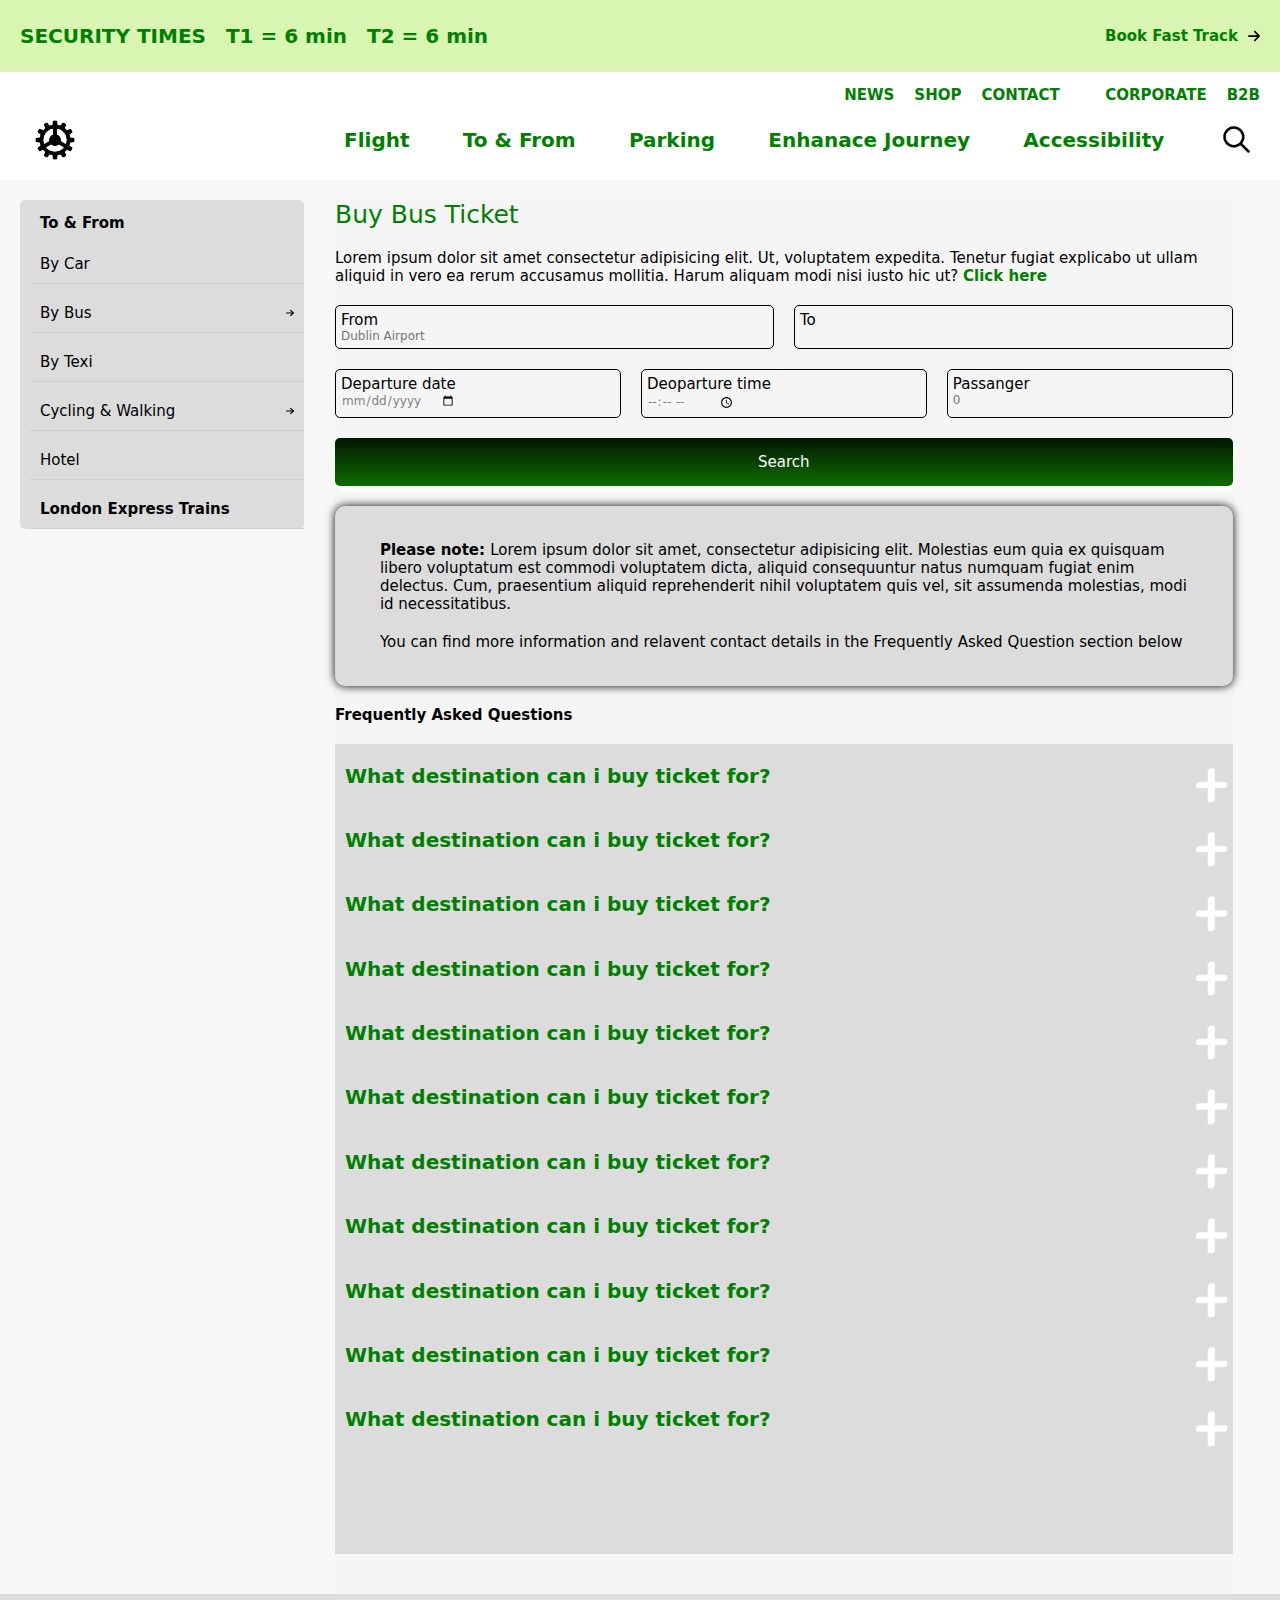
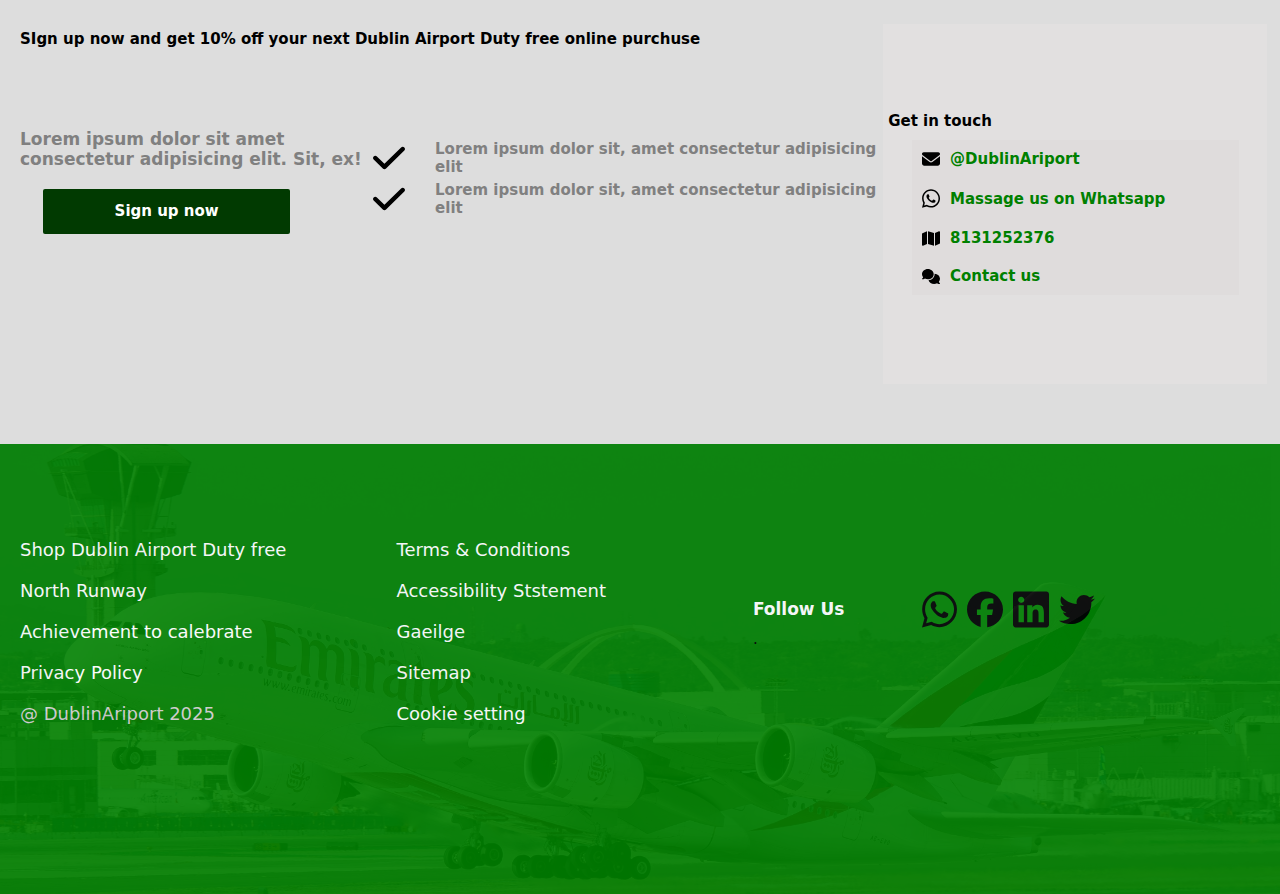
<file: DepartureArrival/buybus.html>
<!DOCTYPE html>
<html lang="en">
<head>
    <meta charset="UTF-8">
    <meta name="viewport" content="width=device-width, initial-scale=1.0">
    <title>Buybus info</title>
    <link rel="stylesheet" href="../css/main.css">
    <link rel="stylesheet" href="../css/depart.css">
</head>
<body>
    <div class="container">
      <div class="content">
        <nav>
            <div class="navbar">
                <div class="time-nav">
                    <div class="n-time">
                        <p>SECURITY TIMES</p>
                        <P>T1 = 6 min</P>
                        <p>T2 = 6 min</p>
                    </div>
                    <div class="n-book">
                        <a href="#">
                            <p>Book Fast Track</p>
                            <img src="../icon/arrow-right-solid.svg" class="n-bookIMG">
                        </a>
                    </div>
                </div>
                <div class="hamburger-container" id="hambuger">
                  <div class="hamburger">
                    <div class="hamburger-head">
                      <img src="../img/Picsart_24-06-01_17-42-41-472.png" class="n-logoIMG">
                          <p>Dublin Airport</p>
                        <img src="../icon/xmark-solid.svg" class="menu" id="closemenu" onclick="closeMenu()">
                    </div>
                    <div class="hambuger-content">
                      <ul>  
                        <li><a href="../index.html">HOME</a></li>
                        <img src="../icon/arrow-right-solid.svg" class="buggerback">
                      </ul>
                      <ul>  
                        <li><a href="#">Flight</a></li>
                        <img src="../icon/arrow-right-solid.svg" class="buggerback">
                      </ul>
                      <ul>
                        <li><a href="#">To & From</a></li>
                        <img src="../icon/arrow-right-solid.svg" class="buggerback">
                      </ul>
                      <ul>
                        <li><a href="#">Parking</a></li>
                        <img src="../icon/arrow-right-solid.svg" class="buggerback">
                      </ul>
                      <ul>
                        <li><a href="#">Art the Airport</a></li>
                        <img src="../icon/arrow-right-solid.svg" class="buggerback">
                      </ul>
                      <ul>
                        <li><a href="#">Enhanace Your Journey</a></li>
                        <img src="../icon/arrow-right-solid.svg" class="buggerback">
                      </ul>
                      <ul>
                        <li><a href="#">Accessibility</a></li>
                        <img src="../icon/arrow-right-solid.svg" class="buggerback">
                      </ul>
                      <ul>
                        <li><a href="#">NEWS</a></li>
                        <img src="../icon/arrow-right-solid.svg" class="buggerback">
                      </ul>
                      <ul>
                        <li><a href="#">SHOP</a></li>
                        <img src="../icon/arrow-right-solid.svg" class="buggerback">
                      </ul>
                      <ul>
                        <li><a href="#">CONTACT</a></li>
                        <img src="../icon/arrow-right-solid.svg" class="buggerback">
                      </ul>
                        <li><a href="#" class="cop">CORPORATE</a></li>
                        <li><a href="#" class="cop">B2B</a></li>
                    </div>
                  </div>
                </div>
                <div class="white-menu whitemenu" id="whitemenu">
                  <div class="whitemenu-head">
                    <img src="../icon/github-brands-solid.svg" class="menusearchIMG">
                        <p>Dublin Airport</p>
                      <img src="../icon/bars-solid.svg" class="menu" onclick="openMenu()">
                  </div>
                </div>
                <div class="nav-link">
                    <ul>
                        <li><a href="#">NEWS</a></li>
                        <li><a href="#">SHOP</a></li>
                        <li><a href="#">CONTACT</a></li>
                        <P>|</P>
                        <li><a href="#">CORPORATE</a></li>
                        <li><a href="#">B2B</a></li>
                    </ul>
                </div>
                <div class="nav-logo-link">
                    <div class="n-logo">
                        <img src="../img/Picsart_24-06-01_17-42-41-472.png" class="n-logoIMG">
                        <p>DublinAriport</p>    
                    </div>
                    <div class="n-logo-link">
                        <ul>
                            <li><a href="#">Flight</a></li>
                            <li><a href="#">To & From</a></li>
                            <li><a href="#">Parking</a></li>
                            <li><a href="#">Enhanace Journey</a></li>
                            <li><a href="#">Accessibility</a></li>
                            <img src="../icon/black search.png" class="n-search">
                        </ul>
                    </div>
                </div>
            </div>
        </nav>
            <section class="buybus">
                <div class="buy">
                  <div class="buy-content">
                    <div class="buyhead">
                      <h1>To & From</h1>
                    </div>
                    <div class="buyitem">
                      <ul>
                        <li><a href="#">By Car</a></li>
                      </ul>
                      <ul>
                        <li><a href="#">By Bus</a></li>
                        <img src="../icon/arrow-right-solid.svg" class="buyicon">
                      </ul>
                      <ul>
                        <li><a href="#">By Texi</a></li>
                      </ul>
                      <ul>
                        <li><a href="#">Cycling & Walking</a></li>
                        <img src="../icon/arrow-right-solid.svg" class="buyicon">
                      </ul>
                      <ul>
                        <li><a href="#">Hotel</a></li>
                      </ul>
                      <ul>
                        <h1>London Express Trains</h1>
                      </ul>
                    </div>
                  </div>
                </div>
                <div class="bus">
                  <div class="bus-content">
                    <div class="businfo">
                      <div class="businfo1">
                        <P class="bigp">Buy Bus Ticket</P>
                        <p>Lorem ipsum dolor sit amet consectetur adipisicing elit. Ut, voluptatem expedita. Tenetur fugiat explicabo ut ullam aliquid in vero ea rerum accusamus mollitia. Harum aliquam modi nisi iusto hic ut? <a href="#">Click here</a></p>
                        <div class="businfofieldrow">
                          <div class="infofield">
                            <p>From</p>
                            <input type="text" placeholder="Dublin Airport" class="field">
                          </div>
                          <div class="infofield">
                            <p>To</p>
                            <input type="text" placeholder="" class="field">
                          </div>
                        </div>
                        <div class="businfofieldrow">
                          <div class="infofield">
                            <p>Departure date</p>
                            <input type="date" placeholder="Today" class="field">
                          </div>
                          <div class="infofield">
                            <p>Deoparture time</p>
                            <input type="time" placeholder="12:00" class="field">
                          </div>
                          <div class="infofield">
                            <p>Passanger</p>
                            <input type="text" placeholder="0" class="field">
                          </div>
                        </div>
                        <div class="busbtn">
                          <button class="searchbtn">Search</button>
                        </div>
                      </div>
                      <div class="pleasenote">
                        <div class="pleasenote-con">
                          <p><span>Please note: </span>Lorem ipsum dolor sit amet, consectetur adipisicing elit. Molestias eum quia ex quisquam libero voluptatum est commodi voluptatem dicta, aliquid consequuntur natus numquam fugiat enim delectus. Cum, praesentium aliquid reprehenderit nihil voluptatem quis vel, sit assumenda molestias, modi id necessitatibus.</p>
                          <p>You can find more information and relavent contact details in the Frequently Asked Question section below</p>
                        </div>
                      </div>
                      <h1>Frequently Asked Questions</h1>
                      <div class="FAQ">
                        <div class="faq-con">
                          <ul>
                            <li><a href="#">What destination can i buy ticket for?</a></li>
                            <img src="../icon/cros.png" class="faqicon">
                          </ul>
                          <ul>
                            <li><a href="#">What destination can i buy ticket for?</a></li>
                            <img src="../icon/cros.png" class="faqicon">
                          </ul>
                          <ul>
                            <li><a href="#">What destination can i buy ticket for?</a></li>
                            <img src="../icon/cros.png" class="faqicon">
                          </ul>
                          <ul>
                            <li><a href="#">What destination can i buy ticket for?</a></li>
                            <img src="../icon/cros.png" class="faqicon">
                          </ul>
                          <ul>
                            <li><a href="#">What destination can i buy ticket for?</a></li>
                            <img src="../icon/cros.png" class="faqicon">
                          </ul>
                          <ul>
                            <li><a href="#">What destination can i buy ticket for?</a></li>
                            <img src="../icon/cros.png" class="faqicon">
                          </ul>
                          <ul>
                            <li><a href="#">What destination can i buy ticket for?</a></li>
                            <img src="../icon/cros.png" class="faqicon">
                          </ul>
                          <ul>
                            <li><a href="#">What destination can i buy ticket for?</a></li>
                            <img src="../icon/cros.png" class="faqicon">
                          </ul>
                          <ul>
                            <li><a href="#">What destination can i buy ticket for?</a></li>
                            <img src="../icon/cros.png" class="faqicon">
                          </ul>
                          <ul>
                            <li><a href="#">What destination can i buy ticket for?</a></li>
                            <img src="../icon/cros.png" class="faqicon">
                          </ul>
                          <ul>
                            <li><a href="#">What destination can i buy ticket for?</a></li>
                            <img src="../icon/cros.png" class="faqicon">
                          </ul>
                        </div>
                      </div>
                    </div>
                  </div>
                </div>
            </section>
              
              <section class="signup">
                <div class="signip-content">
                  <div class="signip-row">
                    <div class="signup-head">
                      <p>SIgn up now and get 10% off your next Dublin Airport Duty free online purchuse</p>
                    </div>
                    <div class="signup-con">
                      <div class="sign-row">
                        <p>Lorem ipsum dolor sit amet consectetur adipisicing elit. Sit, ex!</p>
                        <button class="sighupnow">Sign up now</button>
                      </div>
                      <div class="up-row">
                        <div class="up-con">
                          <div class="up-con-row">
                            <img src="../icon/check-solid.svg" class="getintouchIMG">
                            <p>Lorem ipsum dolor sit, amet consectetur adipisicing elit</p>
                          </div>
                          <div class="up-con-row">
                            <img src="../icon/check-solid.svg" class="getintouchIMG">
                            <p>Lorem ipsum dolor sit, amet consectetur adipisicing elit</p>
                          </div>
                        </div>
                      </div>
                    </div>
                  </div>
                  <div class="getintouch-row">
                    <div class="getintouch-head">
                      <p>Get in touch</p>
                    </div>
                    <div class="getintouch-con">
                      <div class="touch-row">
                        <img src="../icon/envelope-solid.svg" class="getintouchIMG">
                        <p>@DublinAriport</p>
                      </div>
                      <div class="touch-row">
                        <img src="..//icon/whatsapp-brands-solid.svg" class="getintouchIMG">
                        <p>Massage us on Whatsapp</p>
                      </div>
                      <div class="touch-row">
                        <img src="../icon/map-solid.svg" class="getintouchIMG">
                        <p>8131252376</p>
                      </div>
                      <div class="touch-row">
                        <img src="../icon/comments-solid.svg" class="getintouchIMG">
                        <p>Contact us</p>
                      </div>
                    </div>
                  </div>
                </div>
              </section>
              <footer class="footer">
                <div class="footer-content">
                  <div class="footer-link">
                    <div class="link-row">
                      <p>Shop Dublin Airport Duty free</p>
                      <p>North Runway</p>
                      <p>Achievement to calebrate</p>
                      <p>Privacy Policy</p>
                      <div class="copyright copyrightHide">
                        <p>@ DublinAriport 2025</p>
                      </div>
                    </div>
                    <div class="link-row">
                      <p>Terms & Conditions</p>
                      <p>Accessibility Ststement</p>
                      <p>Gaeilge</p>
                      <p>Sitemap</p>
                      <p>Cookie setting</p>
                    </div>
                  </div>
                  <div class="footer-social">
                    <div class="social-con">
                      <p>Follow Us</p>
                      <div class="social-row">
                        <img src="../icon/whatsapp-brands-solid.svg" class="socialIMG">
                        <img src="../icon/facebook-brands-solid.svg" class="socialIMG">
                        <img src="../icon/linkedin-brands-solid.svg" class="socialIMG">
                        <img src="../icon/twitter-brands-solid.svg" class="socialIMG">
                      </div>
                    </div>.
                  </div>
                  <div class="footer-appstore">
                    <div class="appstore-head">
                      <p>Download Dublin Ariport App</p>
                    </div>
                    <div class="app-con">
                      <img src="../img/top-view.jpg" class="appIMG">
                      <img src="../img/top-view.jpg" class="appIMG">
                    </div>
                  </div>
                </div>
              </footer>
        </div>
    </div>
    <script src="../JS/slider.js"></script>
</body>
</html>
</file>
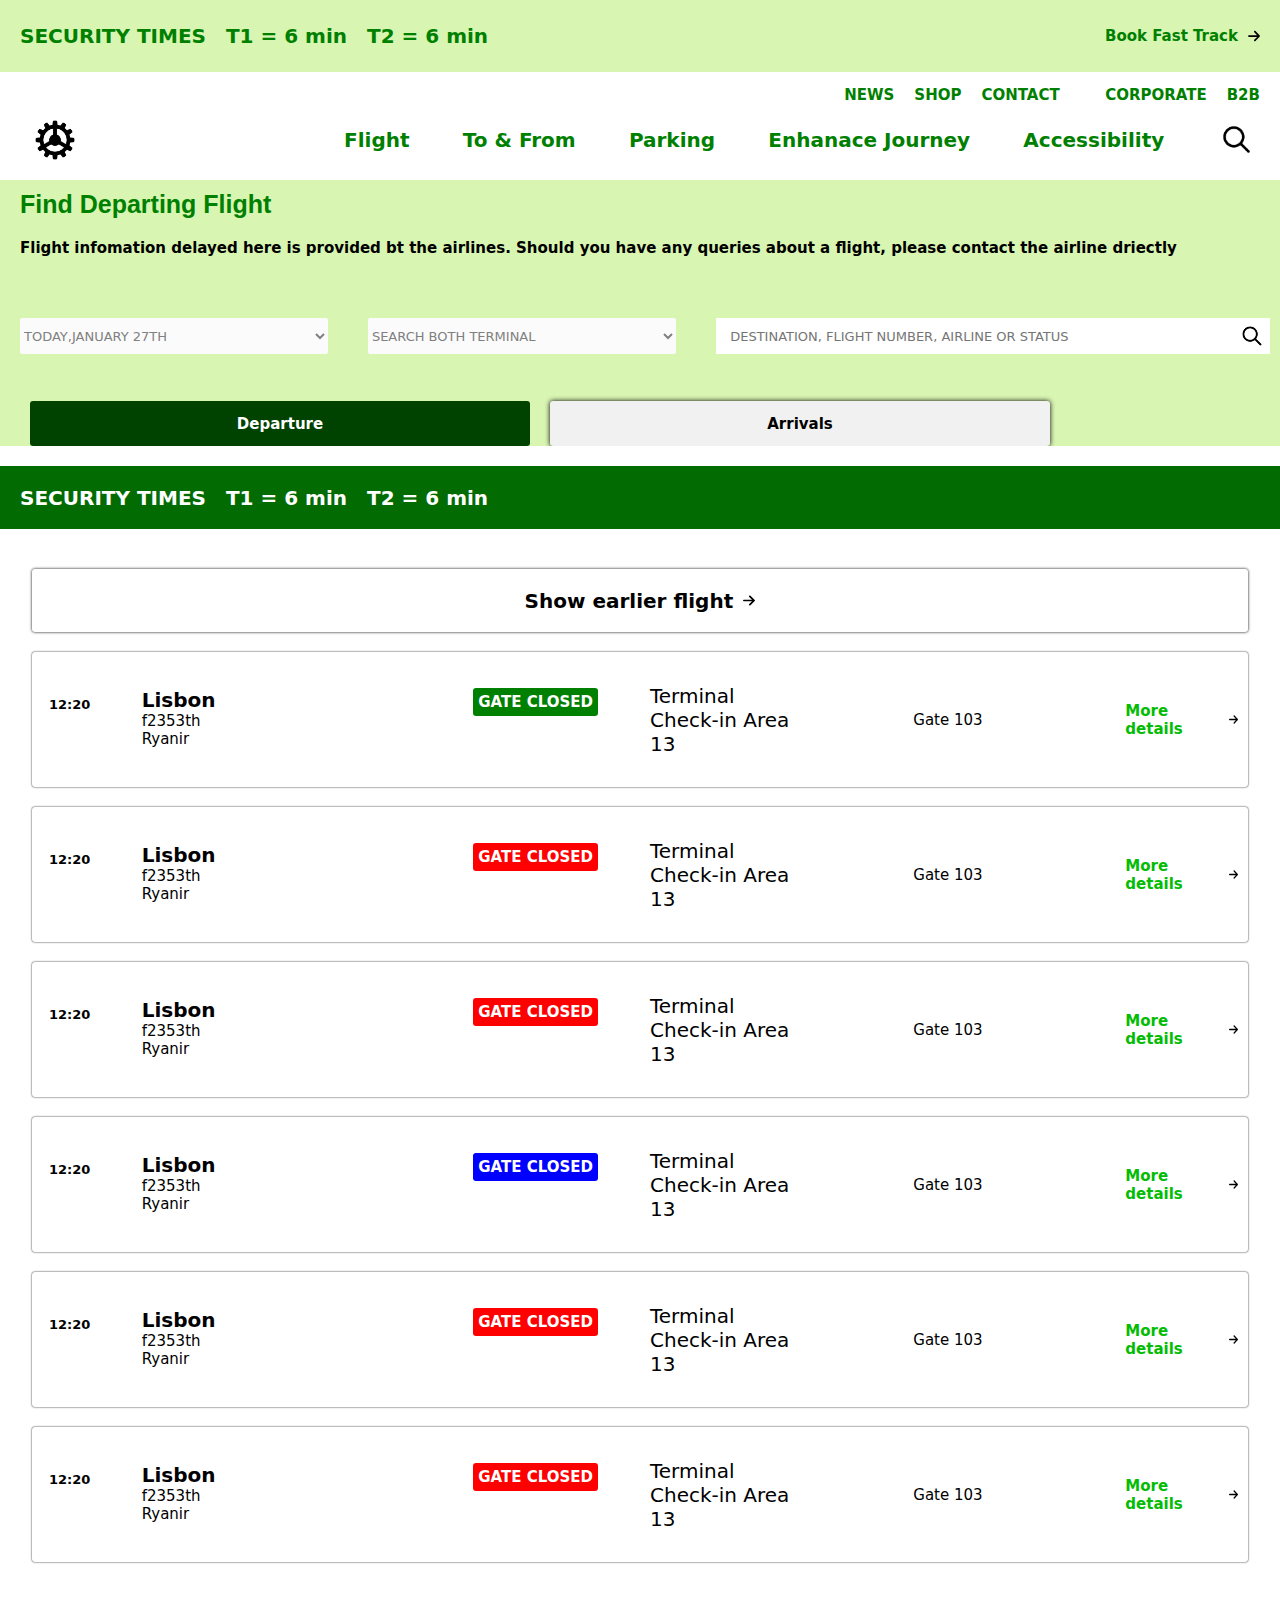
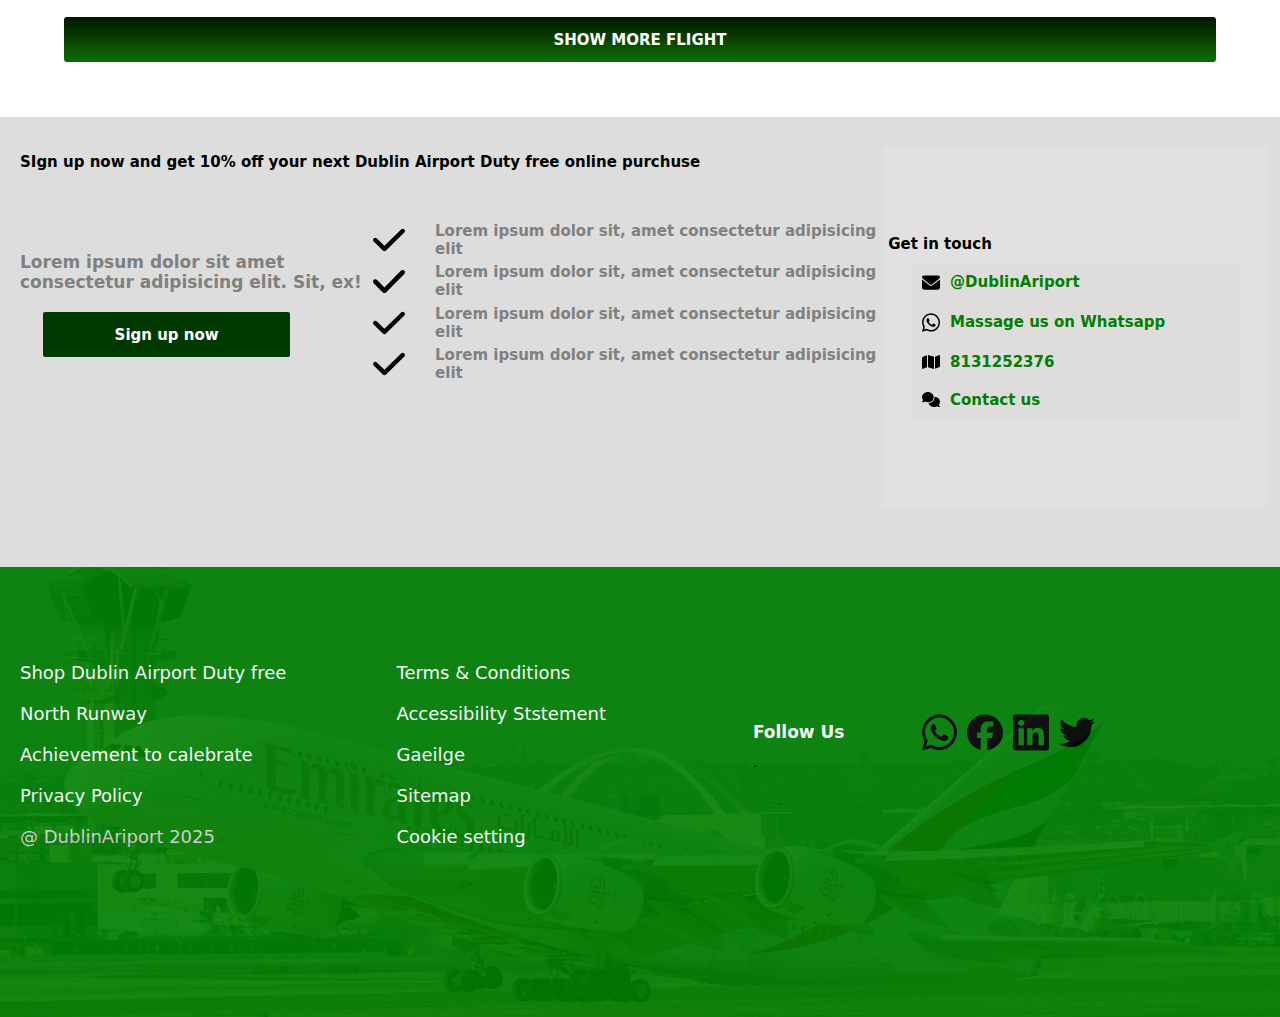
<file: DepartureArrival/departarrive.html>
<!DOCTYPE html>
<html lang="en">
<head>
    <meta charset="UTF-8">
    <meta name="viewport" content="width=device-width, initial-scale=1.0">
    <title>Flight Info</title>
    <link rel="stylesheet" href="../css/main.css">
    <link rel="stylesheet" href="../css/depart.css">
</head>
<body>
    <div class="container">
      <div class="content">
        <nav>
            <div class="navbar">
                <div class="time-nav">
                    <div class="n-time">
                        <p>SECURITY TIMES</p>
                        <P>T1 = 6 min</P>
                        <p>T2 = 6 min</p>
                    </div>
                    <div class="n-book">
                        <a href="#">
                            <p>Book Fast Track</p>
                            <img src="../icon/arrow-right-solid.svg" class="n-bookIMG">
                        </a>
                    </div>
                </div>
                <div class="hamburger-container" id="hambuger">
                  <div class="hamburger">
                    <div class="hamburger-head">
                      <img src="../img/Picsart_24-06-01_17-42-41-472.png" class="n-logoIMG">
                          <p>Dublin Airport</p>
                        <img src="../icon/xmark-solid.svg" class="menu" id="closemenu" onclick="closeMenu()">
                    </div>
                    <div class="hambuger-content">
                      <ul>  
                        <li><a href="../index.html">HOME</a></li>
                        <img src="../icon/arrow-right-solid.svg" class="buggerback">
                      </ul>
                      <ul>  
                        <li><a href="#">Flight</a></li>
                        <img src="../icon/arrow-right-solid.svg" class="buggerback">
                      </ul>
                      <ul>
                        <li><a href="#">To & From</a></li>
                        <img src="../icon/arrow-right-solid.svg" class="buggerback">
                      </ul>
                      <ul>
                        <li><a href="#">Parking</a></li>
                        <img src="../icon/arrow-right-solid.svg" class="buggerback">
                      </ul>
                      <ul>
                        <li><a href="#">Art the Airport</a></li>
                        <img src="../icon/arrow-right-solid.svg" class="buggerback">
                      </ul>
                      <ul>
                        <li><a href="#">Enhanace Your Journey</a></li>
                        <img src="../icon/arrow-right-solid.svg" class="buggerback">
                      </ul>
                      <ul>
                        <li><a href="#">Accessibility</a></li>
                        <img src="../icon/arrow-right-solid.svg" class="buggerback">
                      </ul>
                      <ul>
                        <li><a href="#">NEWS</a></li>
                        <img src="../icon/arrow-right-solid.svg" class="buggerback">
                      </ul>
                      <ul>
                        <li><a href="#">SHOP</a></li>
                        <img src="../icon/arrow-right-solid.svg" class="buggerback">
                      </ul>
                      <ul>
                        <li><a href="#">CONTACT</a></li>
                        <img src="../icon/arrow-right-solid.svg" class="buggerback">
                      </ul>
                        <li><a href="#" class="cop">CORPORATE</a></li>
                        <li><a href="#" class="cop">B2B</a></li>
                    </div>
                  </div>
                </div>
                <div class="nav-menu" id="navmenu">
                  <div class="navmenu-head">
                    <img src="../img/search.png" class="menusearchIMG" onclick="openSearch()">
                        <p>Dublin Airport</p>
                      <img src="../icon/menu white.png" class="menu" onclick="openMenu()">
                  </div>
                </div>
                <div class="white-menu whitemenu" id="whitemenu">
                  <div class="whitemenu-head">
                    <img src="../icon/xmark-solid.svg" class="menusearchIMG" onclick="closeSearch()">
                        <p>Dublin Airport</p>
                      <img src="../icon/bars-solid.svg" class="menu" onclick="openMenu()">
                  </div>
                </div>
                <div class="navSearch" id="search">
                  <div class="search-con">
                    <input type="text" class="searchbar" placeholder="E.G, LUGGAGE, PASSWORD">
                    <img src="../icon/black search.png" class="searchIMG">
                  </div>
                </div>
                <div class="nav-link">
                    <ul>
                        <li><a href="#">NEWS</a></li>
                        <li><a href="#">SHOP</a></li>
                        <li><a href="#">CONTACT</a></li>
                        <P>|</P>
                        <li><a href="#">CORPORATE</a></li>
                        <li><a href="#">B2B</a></li>
                    </ul>
                </div>
                <div class="nav-logo-link">
                    <div class="n-logo">
                        <img src="../img/Picsart_24-06-01_17-42-41-472.png" class="n-logoIMG">
                        <p>DublinAriport</p>    
                    </div>
                    <div class="n-logo-link">
                        <ul>
                            <li><a href="#">Flight</a></li>
                            <li><a href="#">To & From</a></li>
                            <li><a href="#">Parking</a></li>
                            <li><a href="#">Enhanace Journey</a></li>
                            <li><a href="#">Accessibility</a></li>
                            <img src="../icon/black search.png" class="n-search">
                        </ul>
                    </div>
                </div>
            </div>
        </nav>
            <section class="find">
                <div class="find-content">
                    <div class="find-head">
                        <h1>Find Departing Flight</h1>
                        <p>Flight infomation delayed here is provided bt the airlines. Should you have any queries about a flight, please contact the airline driectly</p>
                    </div>
                    <div class="find-field">
                        <div class="findfield-con">
                            <select class="findterminal">
                                <option value="date">TODAY,JANUARY 27TH</option>
                                <option value="date">JANUARY 28TH</option>
                                <option value="date">JANUARY 29TH</option>
                            </select>
                            <select class="findterminal">
                                <option value="date">SEARCH BOTH TERMINAL</option>
                                <option value="date">TERMINAL 1 ONLY</option>
                                <option value="date">TERMINAL 2 ONLY</option>
                            </select>
                            <div class="findsearch">
                                <input type="text" placeholder="DESTINATION, FLIGHT NUMBER, AIRLINE OR STATUS" class="findsearchinput">
                                <img src="../icon/black search.png" class="findsearchIMG">
                            </div>
                        </div>
                    </div>
                    <div class="DepartureArrival">
                      <div class="departarival-content">
                        <div class="departure" id="depart" onclick="departureinfo()">
                            <h1>Departure</h1>
                        </div>
                        <div class="arrival" id="arrival" onclick="arrivalinfo()">
                            <h1>Arrivals</h1>
                        </div>
                      </div>
                      <div class="findinfo">
                        <div class="flightinfo-content" id="departureflight">
                          <div class="time-nav findtime">
                            <div class="n-time">
                                <p>SECURITY TIMES</p>
                                <P>T1 = 6 min</P>
                                <p>T2 = 6 min</p>
                            </div>
                          </div>
                          <div class="earlieflight">
                            <div class="earlier">
                              <h1>Show earlier flight</h1>
                              <img src="../icon/arrow-right-solid.svg" class="arrowup">
                            </div>
                          </div>
                          <div class="flightdetials">
                            <div class="flightdetails-con">
                              <a href="#">
                                <div class="detailstime">
                                  <h1>12:20</h1>
                                  <div class="divide"></div>
                                </div>
                                <div class="detailscountry-gateStatus">
                                  <div class="countrynumber">
                                    <h1>Lisbon</h1>
                                    <p>f2353th Ryanir</p>
                                  </div>
                                  <div class="gatenumber">
                                    <label for="text" class="departed">GATE CLOSED</label>
                                    <div class="divide"></div>
                                  </div>
                                </div>
                                <div class="detailsterminal-gatenumber-moredetails">
                                  <div class="tarminal-checkin">
                                    <p>Terminal</p>
                                    <p>Check-in Area 13</p>
                                  </div>
                                  <div class="gateNo">
                                    <p>Gate 103</p>
                                  </div>
                                  <div class="moredetails">
                                    <a href="#">
                                    <P>More details</P>
                                      <img src="../icon/arrow-right-solid.svg" class="moredetaislIMG">
                                    </a>
                                  </div>
                                </div>
                              </a>
                            </div>
                            <div class="flightdetails-con">
                              <a href="#">
                                <div class="detailstime">
                                  <h1>12:20</h1>
                                  <div class="divide"></div>
                                </div>
                                <div class="detailscountry-gateStatus">
                                  <div class="countrynumber">
                                    <h1>Lisbon</h1>
                                    <p>f2353th Ryanir</p>
                                  </div>
                                  <div class="gatenumber">
                                    <label for="text" class="gateclosed">GATE CLOSED</label>
                                    <div class="divide"></div>
                                  </div>
                                </div>
                                <div class="detailsterminal-gatenumber-moredetails">
                                  <div class="tarminal-checkin">
                                    <p>Terminal</p>
                                    <p>Check-in Area 13</p>
                                  </div>
                                  <div class="gateNo">
                                    <p>Gate 103</p>
                                  </div>
                                  <div class="moredetails">
                                    <a href="#">More details
                                      <img src="../icon/arrow-right-solid.svg" class="moredetaislIMG">
                                    </a>
                                  </div>
                                </div>
                              </a>
                            </div>
                            <div class="flightdetails-con">
                              <a href="#">
                                <div class="detailstime">
                                  <h1>12:20</h1>
                                  <div class="divide"></div>
                                </div>
                                <div class="detailscountry-gateStatus">
                                  <div class="countrynumber">
                                    <h1>Lisbon</h1>
                                    <p>f2353th Ryanir</p>
                                  </div>
                                  <div class="gatenumber">
                                    <label for="text" class="gateclosed">GATE CLOSED</label>
                                    <div class="divide"></div>
                                  </div>
                                </div>
                                <div class="detailsterminal-gatenumber-moredetails">
                                  <div class="tarminal-checkin">
                                    <p>Terminal</p>
                                    <p>Check-in Area 13</p>
                                  </div>
                                  <div class="gateNo">
                                    <p>Gate 103</p>
                                  </div>
                                  <div class="moredetails">
                                    <a href="#">More details
                                      <img src="../icon/arrow-right-solid.svg" class="moredetaislIMG">
                                    </a>
                                  </div>
                                </div>
                              </a>
                            </div>
                            <div class="flightdetails-con">
                              <a href="#">
                                <div class="detailstime">
                                  <h1>12:20</h1>
                                  <div class="divide"></div>
                                </div>
                                <div class="detailscountry-gateStatus">
                                  <div class="countrynumber">
                                    <h1>Lisbon</h1>
                                    <p>f2353th Ryanir</p>
                                  </div>
                                  <div class="gatenumber">
                                    <label for="text" class="gotogate">GATE CLOSED</label>
                                    <div class="divide"></div>
                                  </div>
                                </div>
                                <div class="detailsterminal-gatenumber-moredetails">
                                  <div class="tarminal-checkin">
                                    <p>Terminal</p>
                                    <p>Check-in Area 13</p>
                                  </div>
                                  <div class="gateNo">
                                    <p>Gate 103</p>
                                  </div>
                                  <div class="moredetails">
                                    <a href="#">More details
                                      <img src="../icon/arrow-right-solid.svg" class="moredetaislIMG">
                                    </a>
                                  </div>
                                </div>
                              </a>
                            </div>
                            <div class="flightdetails-con">
                              <a href="#">
                                <div class="detailstime">
                                  <h1>12:20</h1>
                                  <div class="divide"></div>
                                </div>
                                <div class="detailscountry-gateStatus">
                                  <div class="countrynumber">
                                    <h1>Lisbon</h1>
                                    <p>f2353th Ryanir</p>
                                  </div>
                                  <div class="gatenumber">
                                    <label for="text" class="gateclosed">GATE CLOSED</label>
                                    <div class="divide"></div>
                                  </div>
                                </div>
                                <div class="detailsterminal-gatenumber-moredetails">
                                  <div class="tarminal-checkin">
                                    <p>Terminal</p>
                                    <p>Check-in Area 13</p>
                                  </div>
                                  <div class="gateNo">
                                    <p>Gate 103</p>
                                  </div>
                                  <div class="moredetails">
                                    <a href="#">More details
                                      <img src="../icon/arrow-right-solid.svg" class="moredetaislIMG">
                                    </a>
                                  </div>
                                </div>
                              </a>
                            </div>
                            <div class="flightdetails-con">
                              <a href="#">
                                <div class="detailstime">
                                  <h1>12:20</h1>
                                  <div class="divide"></div>
                                </div>
                                <div class="detailscountry-gateStatus">
                                  <div class="countrynumber">
                                    <h1>Lisbon</h1>
                                    <p>f2353th Ryanir</p>
                                  </div>
                                  <div class="gatenumber">
                                    <label for="text" class="gateclosed">GATE CLOSED</label>
                                    <div class="divide"></div>
                                  </div>
                                </div>
                                <div class="detailsterminal-gatenumber-moredetails">
                                  <div class="tarminal-checkin">
                                    <p>Terminal</p>
                                    <p>Check-in Area 13</p>
                                  </div>
                                  <div class="gateNo">
                                    <p>Gate 103</p>
                                  </div>
                                  <div class="moredetails">
                                    <a href="#">More details
                                      <img src="../icon/arrow-right-solid.svg" class="moredetaislIMG">
                                    </a>
                                  </div>
                                </div>
                              </a>
                            </div>
                          </div>
                          <div class="showmoreflight">
                            <div class="moreflight">
                              <div class="moreflightbox">
                                <P>SHOW MORE FLIGHT</P>
                              </div>
                            </div>
                          </div>
                        </div>
                        <div class="arrivalinfo-content" id="arrivalflight">
                          <div class="time-nav findtime">
                            <div class="n-time">
                                <p>SECURITY TIMES</p>
                                <P>T1 = 6 min</P>
                                <p>T2 = 6 min</p>
                            </div>
                          </div>
                          <div class="earlieflight earlieflight2">
                            <div class="earlier">
                              <h1>Show earlier flight</h1>
                              <img src="../icon/arrow-right-solid.svg" class="arrowup">
                            </div>
                          </div>
                          <div class="flightdetials">
                            <div class="flightdetails-con">
                              <a href="#">
                                <div class="detailstime">
                                  <h1>12:20</h1>
                                  <div class="divide"></div>
                                </div>
                                <div class="detailscountry-gateStatus">
                                  <div class="countrynumber">
                                    <h1>Lisbon</h1>
                                    <p>f2353th Ryanir</p>
                                  </div>
                                  <div class="gatenumber">
                                    <label for="text" class="departed">GATE CLOSED</label>
                                    <div class="divide"></div>
                                  </div>
                                </div>
                                <div class="detailsterminal-gatenumber-moredetails">
                                  <div class="tarminal-checkin">
                                    <p>Terminal</p>
                                    <p>Check-in Area 13</p>
                                  </div>
                                  <div class="moredetails">
                                    <a href="#">More details
                                      <img src="../icon/arrow-right-solid.svg" class="moredetaislIMG">
                                    </a>
                                  </div>
                                </div>
                              </a>
                            </div>
                            <div class="flightdetails-con">
                              <a href="#">
                                <div class="detailstime">
                                  <h1>12:20</h1>
                                  <div class="divide"></div>
                                </div>
                                <div class="detailscountry-gateStatus">
                                  <div class="countrynumber">
                                    <h1>Lisbon</h1>
                                    <p>f2353th Ryanir</p>
                                  </div>
                                  <div class="gatenumber">
                                    <label for="text" class="departed">GATE CLOSED</label>
                                    <div class="divide"></div>
                                  </div>
                                </div>
                                <div class="detailsterminal-gatenumber-moredetails">
                                  <div class="tarminal-checkin">
                                    <p>Terminal</p>
                                    <p>Check-in Area 13</p>
                                  </div>
                                  <div class="moredetails">
                                    <a href="#">More details
                                      <img src="../icon/arrow-right-solid.svg" class="moredetaislIMG">
                                    </a>
                                  </div>
                                </div>
                              </a>
                            </div>
                            <div class="flightdetails-con">
                              <a href="#">
                                <div class="detailstime">
                                  <h1>12:20</h1>
                                  <div class="divide"></div>
                                </div>
                                <div class="detailscountry-gateStatus">
                                  <div class="countrynumber">
                                    <h1>Lisbon</h1>
                                    <p>f2353th Ryanir</p>
                                  </div>
                                  <div class="gatenumber">
                                    <label for="text" class="gotogate">GATE CLOSED</label>
                                    <div class="divide"></div>
                                  </div>
                                </div>
                                <div class="detailsterminal-gatenumber-moredetails">
                                  <div class="tarminal-checkin">
                                    <p>Terminal</p>
                                    <p>Check-in Area 13</p>
                                  </div>
                                  <div class="moredetails">
                                    <a href="#">More details
                                      <img src="../icon/arrow-right-solid.svg" class="moredetaislIMG">
                                    </a>
                                  </div>
                                </div>
                              </a>
                            </div>
                            <div class="flightdetails-con">
                              <a href="#">
                                <div class="detailstime">
                                  <h1>12:20</h1>
                                  <div class="divide"></div>
                                </div>
                                <div class="detailscountry-gateStatus">
                                  <div class="countrynumber">
                                    <h1>Lisbon</h1>
                                    <p>f2353th Ryanir</p>
                                  </div>
                                  <div class="gatenumber">
                                    <label for="text" class="departed">GATE CLOSED</label>
                                    <div class="divide"></div>
                                  </div>
                                </div>
                                <div class="detailsterminal-gatenumber-moredetails">
                                  <div class="tarminal-checkin">
                                    <p>Terminal</p>
                                    <p>Check-in Area 13</p>
                                  </div>
                                  <div class="moredetails">
                                    <a href="#">More details
                                      <img src="../icon/arrow-right-solid.svg" class="moredetaislIMG">
                                    </a>
                                  </div>
                                </div>
                              </a>
                            </div>
                            <div class="flightdetails-con">
                              <a href="#">
                                <div class="detailstime">
                                  <h1>12:20</h1>
                                  <div class="divide"></div>
                                </div>
                                <div class="detailscountry-gateStatus">
                                  <div class="countrynumber">
                                    <h1>Lisbon</h1>
                                    <p>f2353th Ryanir</p>
                                  </div>
                                  <div class="gatenumber">
                                    <label for="text" class="gateclosed">GATE CLOSED</label>
                                    <div class="divide"></div>
                                  </div>
                                </div>
                                <div class="detailsterminal-gatenumber-moredetails">
                                  <div class="tarminal-checkin">
                                    <p>Terminal</p>
                                    <p>Check-in Area 13</p>
                                  </div>
                                  <div class="moredetails">
                                    <a href="#">More details
                                      <img src="../icon/arrow-right-solid.svg" class="moredetaislIMG">
                                    </a>
                                  </div>
                                </div>
                              </a>
                            </div>
                            <div class="flightdetails-con">
                              <a href="#">
                                <div class="detailstime">
                                  <h1>12:20</h1>
                                  <div class="divide"></div>
                                </div>
                                <div class="detailscountry-gateStatus">
                                  <div class="countrynumber">
                                    <h1>Lisbon</h1>
                                    <p>f2353th Ryanir</p>
                                  </div>
                                  <div class="gatenumber">
                                    <label for="text" class="departed">GATE CLOSED</label>
                                    <div class="divide"></div>
                                  </div>
                                </div>
                                <div class="detailsterminal-gatenumber-moredetails">
                                  <div class="tarminal-checkin">
                                    <p>Terminal</p>
                                    <p>Check-in Area 13</p>
                                  </div>
                                  <div class="moredetails">
                                    <a href="#">More details
                                      <img src="../icon/arrow-right-solid.svg" class="moredetaislIMG">
                                    </a>
                                  </div>
                                </div>
                              </a>
                            </div>
                            <div class="flightdetails-con">
                              <a href="#">
                                <div class="detailstime">
                                  <h1>12:20</h1>
                                  <div class="divide"></div>
                                </div>
                                <div class="detailscountry-gateStatus">
                                  <div class="countrynumber">
                                    <h1>Lisbon</h1>
                                    <p>f2353th Ryanir</p>
                                  </div>
                                  <div class="gatenumber">
                                    <label for="text" class="departed">GATE CLOSED</label>
                                    <div class="divide"></div>
                                  </div>
                                </div>
                                <div class="detailsterminal-gatenumber-moredetails">
                                  <div class="tarminal-checkin">
                                    <p>Terminal</p>
                                    <p>Check-in Area 13</p>
                                  </div>
                                  <div class="moredetails">
                                    <a href="#">More details
                                      <img src="../icon/arrow-right-solid.svg" class="moredetaislIMG">
                                    </a>
                                  </div>
                                </div>
                              </a>
                            </div>
                          </div>
                          <div class="showmoreflight">
                            <div class="moreflight">
                              <div class="moreflightbox">
                                <P>SHOW MORE FLIGHT</P>
                              </div>
                            </div>
                          </div>
                        </div>
                      </div>
                    </div>
                </div>
            </section>
              
              <section class="signup">
                <div class="signip-content">
                  <div class="signip-row">
                    <div class="signup-head">
                      <p>SIgn up now and get 10% off your next Dublin Airport Duty free online purchuse</p>
                    </div>
                    <div class="signup-con">
                      <div class="sign-row">
                        <p>Lorem ipsum dolor sit amet consectetur adipisicing elit. Sit, ex!</p>
                        <button class="sighupnow">Sign up now</button>
                      </div>
                      <div class="up-row">
                        <div class="up-con">
                          <div class="up-con-row">
                            <img src="../icon/check-solid.svg" class="getintouchIMG">
                            <p>Lorem ipsum dolor sit, amet consectetur adipisicing elit</p>
                          </div>
                          <div class="up-con-row">
                            <img src="../icon/check-solid.svg" class="getintouchIMG">
                            <p>Lorem ipsum dolor sit, amet consectetur adipisicing elit</p>
                          </div>
                          <div class="up-con-row">
                            <img src="../icon/check-solid.svg" class="getintouchIMG">
                            <p>Lorem ipsum dolor sit, amet consectetur adipisicing elit</p>
                          </div>
                          <div class="up-con-row">
                            <img src="../icon/check-solid.svg" class="getintouchIMG">
                            <p>Lorem ipsum dolor sit, amet consectetur adipisicing elit</p>
                          </div>
                        </div>
                      </div>
                    </div>
                  </div>
                  <div class="getintouch-row">
                    <div class="getintouch-head">
                      <p>Get in touch</p>
                    </div>
                    <div class="getintouch-con">
                      <div class="touch-row">
                        <img src="../icon/envelope-solid.svg" class="getintouchIMG">
                        <p>@DublinAriport</p>
                      </div>
                      <div class="touch-row">
                        <img src="..//icon/whatsapp-brands-solid.svg" class="getintouchIMG">
                        <p>Massage us on Whatsapp</p>
                      </div>
                      <div class="touch-row">
                        <img src="../icon/map-solid.svg" class="getintouchIMG">
                        <p>8131252376</p>
                      </div>
                      <div class="touch-row">
                        <img src="../icon/comments-solid.svg" class="getintouchIMG">
                        <p>Contact us</p>
                      </div>
                    </div>
                  </div>
                </div>
              </section>
              <footer class="footer">
                <div class="footer-content">
                  <div class="footer-link">
                    <div class="link-row">
                      <p>Shop Dublin Airport Duty free</p>
                      <p>North Runway</p>
                      <p>Achievement to calebrate</p>
                      <p>Privacy Policy</p>
                      <div class="copyright copyrightHide">
                        <p>@ DublinAriport 2025</p>
                      </div>
                    </div>
                    <div class="link-row">
                      <p>Terms & Conditions</p>
                      <p>Accessibility Ststement</p>
                      <p>Gaeilge</p>
                      <p>Sitemap</p>
                      <p>Cookie setting</p>
                    </div>
                  </div>
                  <div class="footer-social">
                    <div class="social-con">
                      <p>Follow Us</p>
                      <div class="social-row">
                        <img src="../icon/whatsapp-brands-solid.svg" class="socialIMG">
                        <img src="../icon/facebook-brands-solid.svg" class="socialIMG">
                        <img src="../icon/linkedin-brands-solid.svg" class="socialIMG">
                        <img src="../icon/twitter-brands-solid.svg" class="socialIMG">
                      </div>
                    </div>.
                  </div>
                  <div class="footer-appstore">
                    <div class="appstore-head">
                      <p>Download Dublin Ariport App</p>
                    </div>
                    <div class="app-con">
                      <img src="../img/top-view.jpg" class="appIMG">
                      <img src="../img/top-view.jpg" class="appIMG">
                    </div>
                  </div>
                </div>
              </footer>
        </div>
    </div>
    <script src="../JS/slider.js"></script>
</body>
</html>
</file>
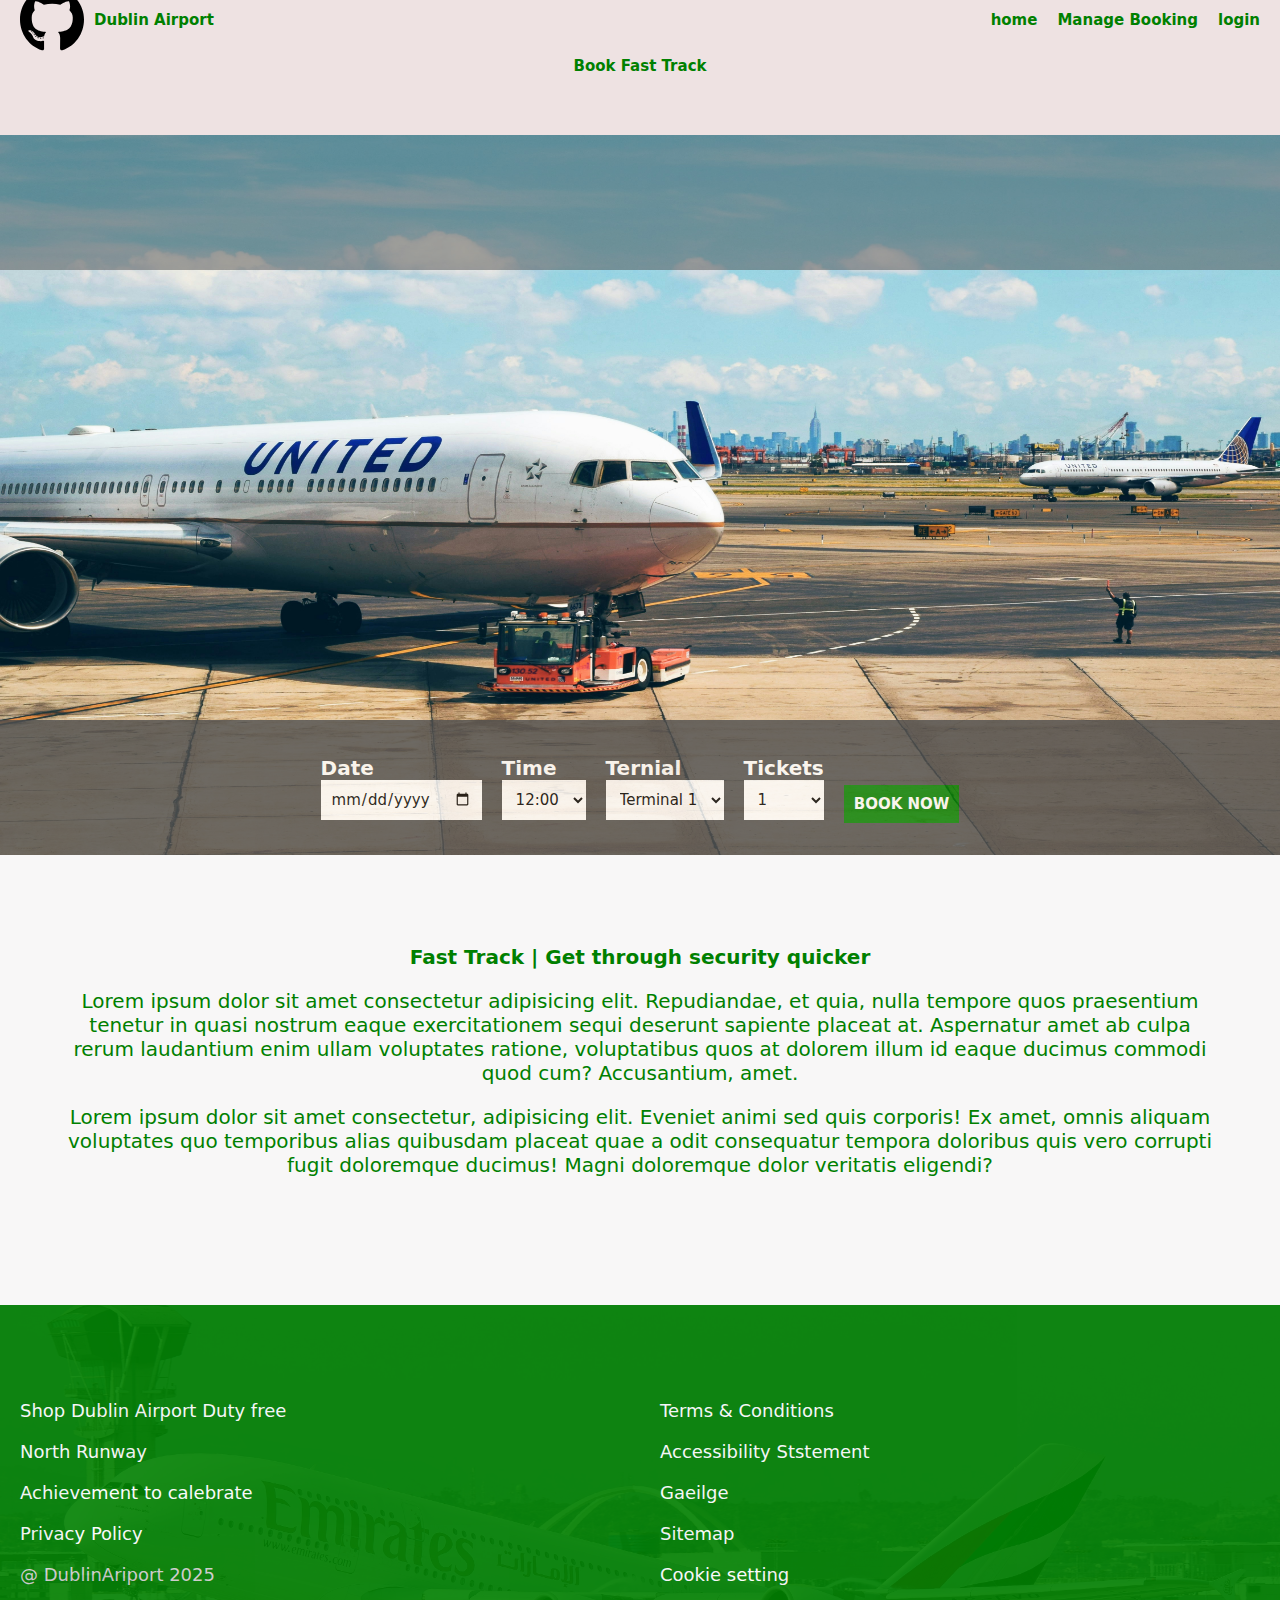
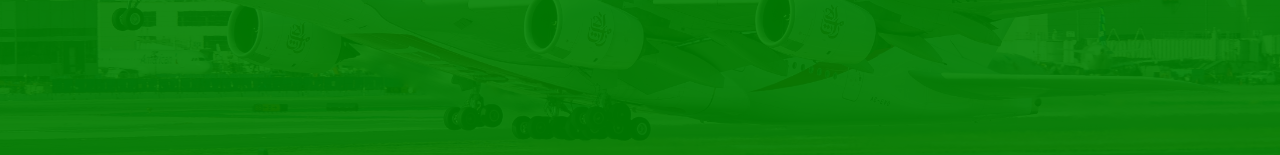
<file: DepartureArrival/fasttrack.html>
<!DOCTYPE html>
<html lang="en">
<head>
    <meta charset="UTF-8">
    <meta name="viewport" content="width=device-width, initial-scale=1.0">
    <title>Flight Info</title>
    <link rel="stylesheet" href="../css/main.css">
    <link rel="stylesheet" href="../css/depart.css">
</head>
<body>
    <div class="container">
      <div class="content">
            <div class="navfasttrack">
                <div class="navft-head">
                    <div class="ft-head">
                        <img src="../icon/github-brands-solid.svg" class="ftIMG">
                        <p>Dublin Airport</p>
                    </div>
                    <div class="ft-head ft-headhide">
                        <ul>
                          <li><a href="../index.html">home</a></li>
                            <li><a href="#">Manage Booking</a></li>
                            <li><a href="#">login</a></li>
                        </ul>
                    </div>
                    <div class="ft-head ft-headend">
                      <img src="../icon/bars-solid.svg" class="menu" id="openmenu" onclick="openfastmenu()">
                      <img src="../icon/xmark-solid.svg" class="menu closemenu" id="closemenu" onclick="closefastmenu()">
                    </div>
                </div>
                <div class="navft-menu" id="navft-menu">
                    <ul>
                        <li><a href="#">Manage Booking</a></li>
                        <li><a href="#">login</a></li>
                    </ul>
                </div>
                <div class="navft-heading">
                    <p>Book Fast Track</p>
                </div>
            </div>
        <div class="fasthero">
          <div class="fastcontent">
            <img src="../img/tim-gouw-OwD1ON8O-O4-unsplash.jpg" class="fastImg">
            <div class="fastdetails">
              <div class="faststage">
                
              </div>
              <div class="fastinput">
                <div class="fastinfo">
                  <label for="text" class="fastlabel">Date</label>
                  <input type="date" class="fastfield">
                </div>
                <div class="fastinfo">
                  <label for="text" class="fastlabel">Time</label>
                  <select class="fasttime">
                    <option value="fastdate">12:00</option>
                    <option value="fastdate">00:01</option>
                    <option value="fastdate">01:00</option>
                    <option value="fastdate">02:00</option>
                    <option value="fastdate">03:00</option>
                    <option value="fastdate">04:00</option>
                    <option value="fastdate">05:00</option>
                </select>
                </div>
                <div class="fastinfo">
                  <label for="text" class="fastlabel">Ternial</label>
                  <select class="fasttime">
                    <option value="fastdate">Terminal 1</option>
                    <option value="fastdate">Terminal 2</option>
                    <option value="fastdate">Terminal 3</option>
                </select>
                </div>
                <div class="fastinfo">
                  <label for="text" class="fastlabel">Tickets</label>
                  <select class="fasttime">
                    <option value="fastdate">1</option>
                    <option value="fastdate">2</option>
                    <option value="fastdate">3</option>
                    <option value="fastdate">4</option>
                    <option value="fastdate">5</option>
                    <option value="fastdate">6</option>
                    <option value="fastdate">7</option>
                </select>
                </div>
                <div class="fastinfo">
                  <div class="bookfast">
                    <button class="fastbook">BOOK NOW</button>
                  </div>
                </div>
              </div>
            </div>
          </div>
          <div class="fast-con">
            <div class="fast-content">
              <div class="fast-info-row">
                <div class="fast-info">
                  <label for="text" class="fastlabel1">Date</label>
                  <input type="date" class="fastfield1">
                </div>
                <div class="fast-info">
                  <label for="text" class="fastlabel1">Time</label>
                  <select class="fasttime1">
                    <option value="fastdate">12:00</option>
                    <option value="fastdate">00:01</option>
                    <option value="fastdate">01:00</option>
                    <option value="fastdate">02:00</option>
                    <option value="fastdate">03:00</option>
                    <option value="fastdate">04:00</option>
                    <option value="fastdate">05:00</option>
                </select>
                </div>
              </div>
              <div class="fast-info-col">
                <label for="text" class="fastlabel1">Ternial</label>
                  <select class="fasttime2">
                    <option value="fastdate">Terminal 1</option>
                    <option value="fastdate">Terminal 2</option>
                    <option value="fastdate">Terminal 3</option>
                </select>
              </div>
              <div class="fast-info-col">
                <label for="text" class="fastlabel1">Tickets</label>
                  <select class="fasttime1 fasttime11">
                    <option value="fastdate">Ticket</option>
                    <option value="fastdate">2</option>
                    <option value="fastdate">3</option>
                    <option value="fastdate">4</option>
                    <option value="fastdate">5</option>
                    <option value="fastdate">6</option>
                    <option value="fastdate">7</option>
                </select>
              </div>
              <div class="fast-info-col">
                <div class="bookfast bookfast1">
                  <button class="fastbook fastbook1">BOOK NOW</button>
                </div>
              </div>
            </div>
          </div>
          <div class="fasttips">
            <div class="tipshead">
              <h1>Fast Track | Get through security quicker</h1>
              <p>Lorem ipsum dolor sit amet consectetur adipisicing elit. Repudiandae, et quia, nulla tempore quos praesentium tenetur in quasi nostrum eaque exercitationem sequi deserunt sapiente placeat at. Aspernatur amet ab culpa rerum laudantium enim ullam voluptates ratione, voluptatibus quos at dolorem illum id eaque ducimus commodi quod cum? Accusantium, amet.</p>
              <p>Lorem ipsum dolor sit amet consectetur, adipisicing elit. Eveniet animi sed quis corporis! Ex amet, omnis aliquam voluptates quo temporibus alias quibusdam placeat quae a odit consequatur tempora doloribus quis vero corrupti fugit doloremque ducimus! Magni doloremque dolor veritatis eligendi?</p>
            </div>
          </div>
        </div>
              
              <footer class="footer">
                <div class="footer-content">
                  <div class="footer-link">
                    <div class="link-row">
                      <p>Shop Dublin Airport Duty free</p>
                      <p>North Runway</p>
                      <p>Achievement to calebrate</p>
                      <p>Privacy Policy</p>
                      <div class="copyright copyrightHide">
                        <p>@ DublinAriport 2025</p>
                      </div>
                    </div>
                    <div class="link-row">
                      <p>Terms & Conditions</p>
                      <p>Accessibility Ststement</p>
                      <p>Gaeilge</p>
                      <p>Sitemap</p>
                      <p>Cookie setting</p>
                    </div>
                  </div>
                  <div class="footer-social ss">
                    <div class="social-con">
                      <p>Follow Us</p>
                      <div class="social-row">
                        <img src="../icon/whatsapp-brands-solid.svg" class="socialIMG">
                        <img src="../icon/facebook-brands-solid.svg" class="socialIMG">
                        <img src="../icon/linkedin-brands-solid.svg" class="socialIMG">
                        <img src="../icon/twitter-brands-solid.svg" class="socialIMG">
                      </div>
                    </div>.
                  </div>
                  <div class="footer-appstore">
                    <div class="appstore-head st">
                      <p>Download Dublin Ariport App</p>
                    </div>
                    <div class="app-con">
                      <img src="../img/top-view.jpg" class="appIMG">
                      <img src="../img/top-view.jpg" class="appIMG">
                    </div>
                  </div>
                </div>
              </footer>
        </div>
    </div>
    <script src="../JS/slider.js"></script>
</body>
</html>
</file>
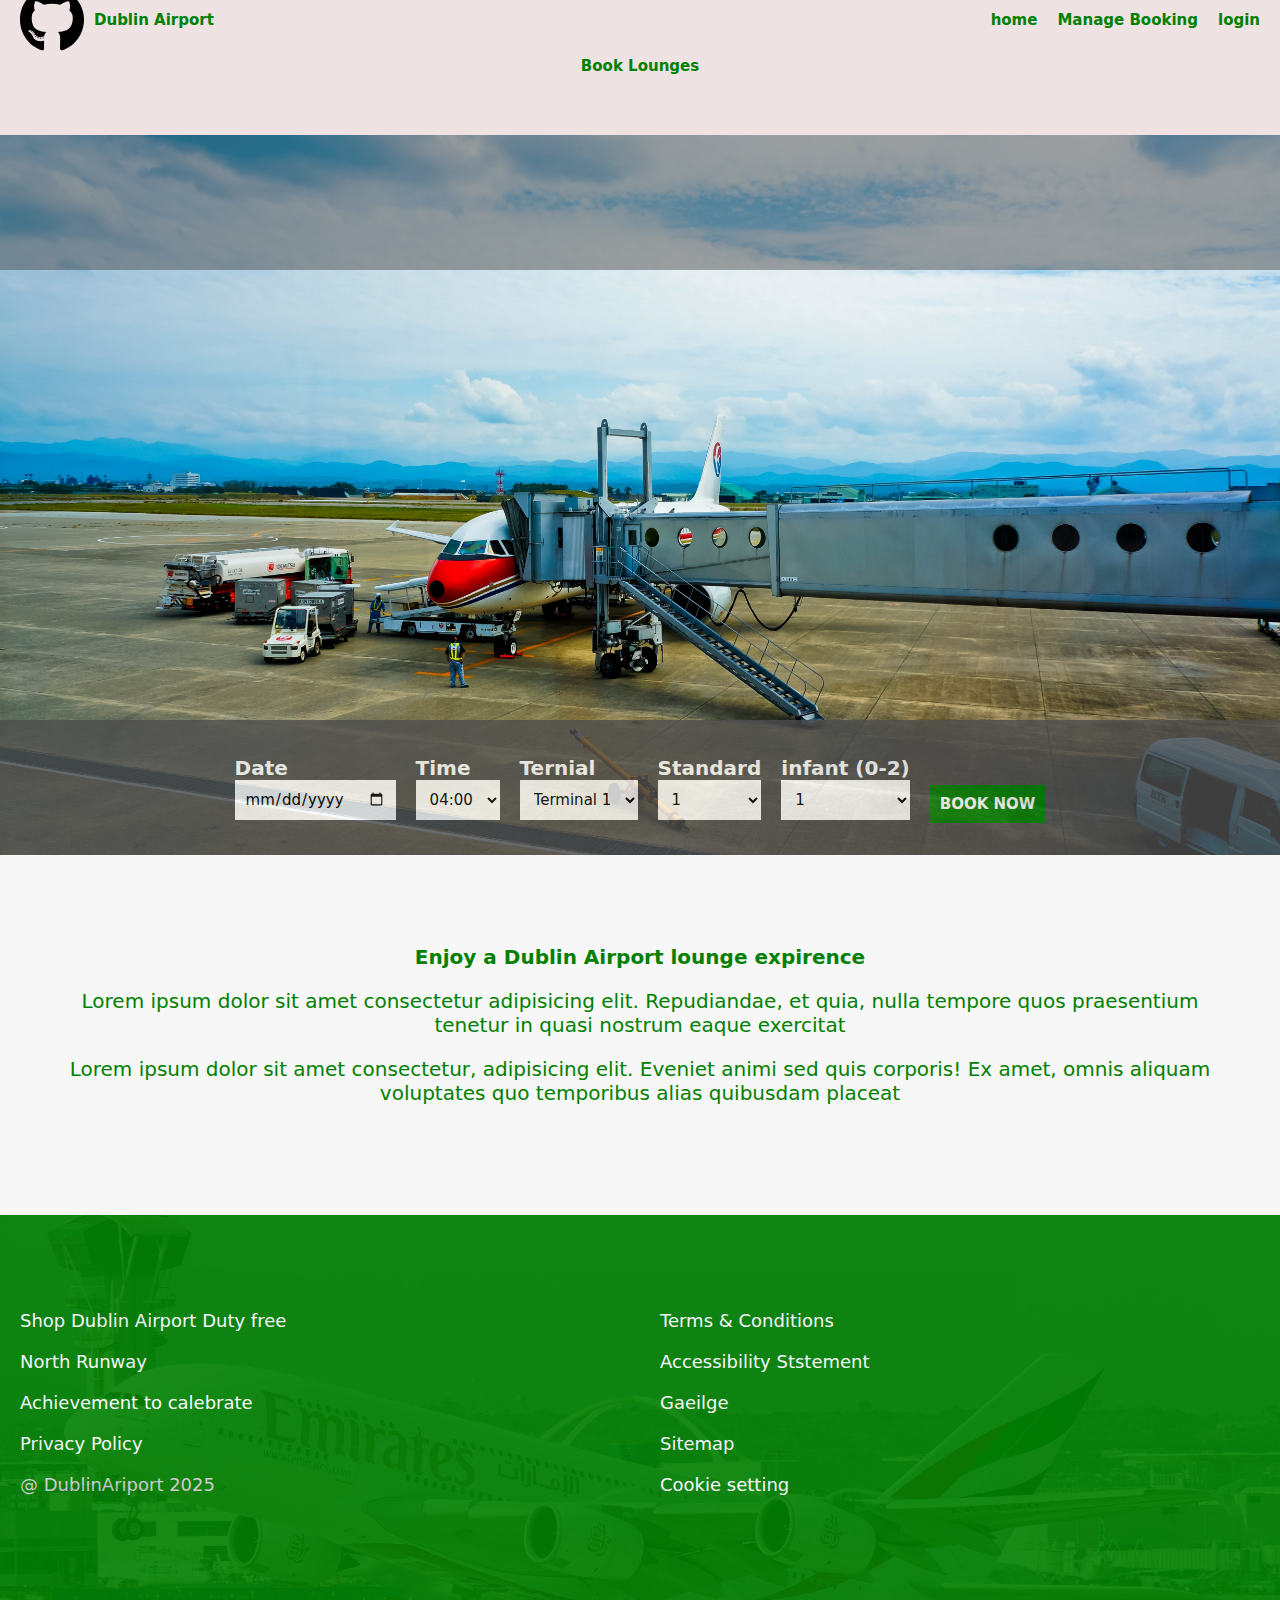
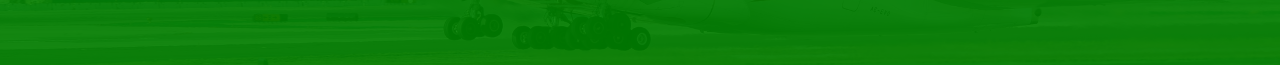
<file: DepartureArrival/lounges.html>
<!DOCTYPE html>
<html lang="en">
<head>
    <meta charset="UTF-8">
    <meta name="viewport" content="width=device-width, initial-scale=1.0">
    <title>Lounges</title>
    <link rel="stylesheet" href="../css/main.css">
    <link rel="stylesheet" href="../css/depart.css">
</head>
<body>
    <div class="container">
      <div class="content">
            <div class="navfasttrack">
                <div class="navft-head">
                    <div class="ft-head">
                        <img src="../icon/github-brands-solid.svg" class="ftIMG">
                        <p>Dublin Airport</p>
                    </div>
                    <div class="ft-head ft-headhide">
                        <ul>
                          <li><a href="../index.html">home</a></li>
                            <li><a href="#">Manage Booking</a></li>
                            <li><a href="#">login</a></li>
                        </ul>
                    </div>
                    <div class="ft-head ft-headend">
                      <img src="../icon/bars-solid.svg" class="menu" id="openmenu" onclick="openfastmenu()">
                      <img src="../icon/xmark-solid.svg" class="menu closemenu" id="closemenu" onclick="closefastmenu()">
                    </div>
                </div>
                <div class="navft-menu" id="navft-menu">
                    <ul>
                        <li><a href="#">Manage Booking</a></li>
                        <li><a href="#">login</a></li>
                        <li><a href="../index.html">home</a></li>
                    </ul>
                </div>
                <div class="navft-heading" id="navftheading">
                    <p>Book Lounges</p>
                </div>
            </div>
        <div class="fasthero">
          <div class="fastcontent">
            <img src="../img/riku-lu-RISlZXiSShA-unsplash (1).jpg" class="fastImg">
            <div class="fastdetails">
              <div class="faststage">
                
              </div>
              <div class="fastinput">
                <div class="fastinfo">
                  <label for="text" class="fastlabel">Date</label>
                  <input type="date" class="fastfield">
                </div>
                <div class="fastinfo">
                  <label for="text" class="fastlabel">Time</label>
                  <select class="fasttime">
                    <option value="fastdate">04:00</option>
                    <option value="fastdate">00:01</option>
                    <option value="fastdate">01:00</option>
                    <option value="fastdate">02:00</option>
                    <option value="fastdate">03:00</option>
                    <option value="fastdate">04:00</option>
                    <option value="fastdate">05:00</option>
                </select>
                </div>
                <div class="fastinfo">
                  <label for="text" class="fastlabel">Ternial</label>
                  <select class="fasttime">
                    <option value="fastdate">Terminal 1</option>
                    <option value="fastdate">Terminal 2</option>
                    <option value="fastdate">Terminal 3</option>
                </select>
                </div>
                <div class="fastinfo">
                  <label for="text" class="fastlabel">Standard</label>
                  <select class="fasttime">
                    <option value="fastdate">1</option>
                    <option value="fastdate">2</option>
                    <option value="fastdate">3</option>
                    <option value="fastdate">4</option>
                    <option value="fastdate">5</option>
                    <option value="fastdate">6</option>
                    <option value="fastdate">7</option>
                    <option value="fastdate">8</option>
                    <option value="fastdate">9</option>
                    <option value="fastdate">10</option>
                </select>
                </div>
                <div class="fastinfo">
                  <label for="text" class="fastlabel">infant (0-2)</label>
                  <select class="fasttime">
                    <option value="fastdate">1</option>
                    <option value="fastdate">2</option>
                    <option value="fastdate">3</option>
                    <option value="fastdate">4</option>
                    <option value="fastdate">5</option>
                    <option value="fastdate">6</option>
                    <option value="fastdate">7</option>
                    <option value="fastdate">8</option>
                    <option value="fastdate">9</option>
                    <option value="fastdate">10</option>
                </select>
                </div>
                <div class="fastinfo">
                  <div class="bookfast">
                    <button class="fastbook">BOOK NOW</button>
                  </div>
                </div>
              </div>
            </div>
          </div>
          <div class="fast-con fast-con-loung">
            <div class="fast-content">
              <div class="fast-info-row">
                <div class="fast-info">
                  <label for="text" class="fastlabel1">Date</label>
                  <input type="date" class="fastfield1">
                </div>
                <div class="fast-info">
                  <label for="text" class="fastlabel1">Time</label>
                  <select class="fasttime1">
                    <option value="fastdate">12:00</option>
                    <option value="fastdate">00:01</option>
                    <option value="fastdate">01:00</option>
                    <option value="fastdate">02:00</option>
                    <option value="fastdate">03:00</option>
                    <option value="fastdate">04:00</option>
                    <option value="fastdate">05:00</option>
                </select>
                </div>
              </div>
              <div class="fast-info-col">
                <label for="text" class="fastlabel1">Ternial</label>
                  <select class="fasttime2">
                    <option value="fastdate">Terminal 1</option>
                    <option value="fastdate">Terminal 2</option>
                    <option value="fastdate">Terminal 3</option>
                </select>
              </div>
              <div class="fast-info-col">
                <label for="text" class="fastlabel1">Standard</label>
                  <select class="fasttime1 fasttime11">
                    <option value="fastdate">Ticket</option>
                    <option value="fastdate">2</option>
                    <option value="fastdate">3</option>
                    <option value="fastdate">4</option>
                    <option value="fastdate">5</option>
                    <option value="fastdate">6</option>
                    <option value="fastdate">7</option>
                    <option value="fastdate">8</option>
                    <option value="fastdate">9</option>
                    <option value="fastdate">10</option>
                </select>
              </div>
              <div class="fast-info-col">
                <label for="text" class="fastlabel1">infant (0-2)</label>
                  <select class="fasttime1 fasttime11">
                    <option value="fastdate">1</option>
                    <option value="fastdate">2</option>
                    <option value="fastdate">3</option>
                    <option value="fastdate">4</option>
                    <option value="fastdate">5</option>
                    <option value="fastdate">6</option>
                    <option value="fastdate">7</option>
                    <option value="fastdate">8</option>
                    <option value="fastdate">9</option>
                    <option value="fastdate">10</option>
                </select>
              </div>
              <div class="fast-info-col">
                <div class="bookfast bookfast1">
                  <button class="fastbook fastbook1">BOOK NOW</button>
                </div>
              </div>
            </div>
          </div>
          <div class="fasttips fasttips-loung">
            <div class="tipshead">
              <h1>Enjoy a Dublin Airport lounge expirence</h1>
              <p>Lorem ipsum dolor sit amet consectetur adipisicing elit. Repudiandae, et quia, nulla tempore quos praesentium tenetur in quasi nostrum eaque exercitat</p>
              <p>Lorem ipsum dolor sit amet consectetur, adipisicing elit. Eveniet animi sed quis corporis! Ex amet, omnis aliquam voluptates quo temporibus alias quibusdam placeat</p>
            </div>
          </div>
        </div>
              
              <footer class="footer">
                <div class="footer-content">
                  <div class="footer-link">
                    <div class="link-row">
                      <p>Shop Dublin Airport Duty free</p>
                      <p>North Runway</p>
                      <p>Achievement to calebrate</p>
                      <p>Privacy Policy</p>
                      <div class="copyright copyrightHide">
                        <p>@ DublinAriport 2025</p>
                      </div>
                    </div>
                    <div class="link-row">
                      <p>Terms & Conditions</p>
                      <p>Accessibility Ststement</p>
                      <p>Gaeilge</p>
                      <p>Sitemap</p>
                      <p>Cookie setting</p>
                    </div>
                  </div>
                  <div class="footer-social ss">
                    <div class="social-con">
                      <p>Follow Us</p>
                      <div class="social-row">
                        <img src="../icon/whatsapp-brands-solid.svg" class="socialIMG">
                        <img src="../icon/facebook-brands-solid.svg" class="socialIMG">
                        <img src="../icon/linkedin-brands-solid.svg" class="socialIMG">
                        <img src="../icon/twitter-brands-solid.svg" class="socialIMG">
                      </div>
                    </div>.
                  </div>
                  <div class="footer-appstore">
                    <div class="appstore-head st">
                      <p>Download Dublin Ariport App</p>
                    </div>
                    <div class="app-con">
                      <img src="../img/top-view.jpg" class="appIMG">
                      <img src="../img/top-view.jpg" class="appIMG">
                    </div>
                  </div>
                </div>
              </footer>
        </div>
    </div>
    <script src="../JS/slider.js"></script>
</body>
</html>
</file>
<file: css/main.css>
*{
    padding: 0px;
    margin: 0px;
    box-sizing: none;
    list-style: none;
    text-decoration: none;
    font-family: system-ui, -apple-system, BlinkMacSystemFont, 'Segoe UI', Roboto, Oxygen, Ubuntu, Cantarell, 'Open Sans', 'Helvetica Neue', sans-serif;
  }
  .container{
    display: flex;
    flex-direction: column;
    height: auto;
    width: 100%;
    justify-content: center;
    align-items: center;
    background-color: rgb(248, 247, 247);
}
.content{
  display: flex;
  flex-direction: column;
  height: auto;
  width: 100%;
  background-color: rgb(248, 247, 247);
}
nav{
    display: flex;
    flex-direction: column;
    width: 100%;
    height: auto;
    background-image: url(/img/green.jpg);
    background-position: center;
    background-size: cover;
}
.time-nav{
    background-color: rgb(216, 245, 178);
    display: flex;
    flex-direction: row;
    width: 100%;
    height: 10vh;
    justify-content: space-between;
    align-items: center;
}
.n-time{
    height: 10vh;
    width: 50%;
    display: flex;
    align-items: center;
    margin-left: 20px;
    gap: 20px;
    color: green;
    font-weight: 700;
}
.n-book{
    height: 10vh;
    width: 50%;
    display: flex;
    flex-direction: column;
    justify-content: center;
}
.n-book a{
    display: flex;
    flex-direction: row;
    align-items: center;
    justify-content: end;
    margin-right: 20px;
    color: green;
    font-weight: 700;
    gap: 10px;
}
.n-bookIMG{
    width: 3%;
}
.nav-link{
    display: flex;
    flex-direction: row;
    width: 100%;
    height: 10vh;
    align-items: center;
    justify-content: end;
}
.nav-link ul{
    display: flex;
    flex-direction: row;
    gap: 20px;
    margin-right: 20px;
}
.nav-link a{
    color: white;
    font-weight: 700;
}
.nav-link p{
    color: white;
    font-weight: 700;
}
.nav-logo-link{
    display: flex;
    flex-direction: row;
    width: 100%;
    height: 10vh;
    justify-content: space-around;
}
.n-logo{
    width: 30%;
    display: flex;
    align-items: center;
    margin-left: 20px;
    gap: 10px;
    font-weight: 700;
    color: white;
}
.n-logo-link{
    display: flex;
    flex-direction: row;
    width: 70%;
}
.n-logo-link ul{
    display: flex;
    flex-direction: row;
    justify-content: space-around;
    align-items: center;
}
.n-logo-link a{
    font-weight: 700;
    color: white;
}
.n-search{
    width: 4%;
}
.nav-menu{
  display: none;
  flex-direction: row;
  height: 8vh;
  width: 100%;
}
.navmenu-head{
  display: flex;
  flex-direction: row;
  width: 100%;
  justify-content: space-between;
  align-items: center;
  color: white;
}
.menusearchIMG{ 
  width: 7%;
  margin-left: 10px
}
.navSearch1{
  background-color: gray;
}
.navSearch{
  display: none;
  flex-direction: row;
  width: 100%;
  height: 30vh;
  background-color: rgb(221, 221, 221);;
  justify-content: center;
  align-items: center;
}
.search-con{
  display: flex;
  flex-direction: row;
  justify-content: space-around;
  align-items: center;
  width: 90%;
  height: 5vh;
  background-color: white;
}
.searchbar{
  width: 50%;
  background-color: transparent;
  border: none;
  outline: none;
}
.searchIMG{
  width: 5%;
}
.white-menu{
  background-color: white;
  display: none;
  width: 100%;
  height: 15vh;
}
.whitemenu-head{
  display: flex;
  flex-direction: row;
  width: 100%;
  justify-content: space-between;
  align-items: center;
  margin: 5px 5px;
}
.hamburger-container{
  display: none;
  flex-direction: column;
  height: 100vh;
  width: 100%;
  z-index: 2;
}
.hamburger{
  display: flex;
  flex-direction: column;
  width: 100%;
  height: 100vh;
  background-color: white;
  position: fixed;
}
.hamburger-head{
  display: flex;
  flex-direction: row;
  justify-content: space-between;
  align-items: center;
  font-weight: 700;
  position: fixed;
  color: green;
  width: 100%;
}
.hambuger-content{
  display: flex;
  flex-direction: column;
  margin-top: 50px;
}
.hambuger-content ul{
  display: flex;
  flex-direction: row;
  width: 100%;
  justify-content: space-between;
  color: black;
  font-weight: 600;
}
.hambuger-content li{
  display: flex;
  flex-direction: column;
  padding: 10px;
  color: black;
  font-weight: 600;
}
.hambuger-content a{
  margin-left: 10px;
  color: black;
}
.menu{
  width: 7%;
  margin-right: 5px;
}
.n-logoIMG{
  width: 10%;
  margin-left: 5px;
}
.buggerback{
  width: 2%;
  margin-right: 10px;
}
.hambuger-content .cop{
  color: green;
}
.depArr{
    display: flex;
    flex-direction: row;
    width: 100%;
    height: 20vh;
    justify-content: center;
    align-items: center;
    gap: 10px;
}
.depart{
    width: 15%;
    height: 8vh;
    background-color: white;
    border-radius: 5px;
    display: flex;
    flex-direction: row;
    justify-content: center;
    align-items: center;
    gap: 10px;
}
.depart p a{
    font-weight: 700;
    color: green;
    font-size: 15px;
}
.arrive{
    width: 15%;
    height: 8vh;
    background-color: white;
    border-radius: 5px;
    display: flex;
    flex-direction: row;
    justify-content: center;
    align-items: center;
    gap: 10px;
}
.arrive p{
    font-weight: 700;
    color: green;
}
.departIMG{
    width: 10%;
}


.hero-container{
    display: flex;
    flex-direction: column;
    align-items: center;
    height: auto;
    width: 100%;
  }
  .hero-slider {
    position: relative;
    overflow: hidden;
    height: auto;  
    width: 100%;
  }
  
  .slide {
    position: absolute;
    top: 0;
    left: 0;
    width: 100%;
    height: 70%;
    opacity: 0;
    transition: opacity 1s ease-in-out;
    
  }
  
  .slide.active {
    opacity: 1;
  }
  
  .slide img {
    width: 100%;
    height: 100%;
    object-fit: cover; /* Ensures the image covers the full slide */
  }
  
  .slide-caption {
    position: absolute;
    top: 30%;
    left: 50%;
    transform: translateX(-50%);
    text-align: center;
    color: #fff;
  }
  
  .slide-caption h1 {
    font-size: 1.5rem; 
    margin-bottom: 1rem;
    text-shadow: 2px 2px 4px rgba(0, 0, 0, 0.7);
    line-height: 2rem;
    margin-bottom: 2rem;
  }
  
  .cta-btn {
    padding: 5px 10px;
    background-color: var(--action-btn);
    color: #fff;
    text-decoration: none;
    border-radius: 5px;
    font-size: 1rem;
    transition: background-color 0.3s ease-in; 
  }
  
  .cta-btn:hover {
    background-color: var(--orange);
  }
  
  /* Slider Navigation Buttons */
  .slider-btn {
    position: absolute;
    top: 20%;
    transform: translateY(-50%);
    background-color:  white;
    border: none;
    color: var(--snow-white);
    font-size: 1.2rem;
    width: 3%;
    cursor: pointer;
    padding: 6px;
    border-radius: 50%;
    transition: background-color 0.3s;
  }
  
  .slider-btn:hover {
    background-color: rgba(0, 0, 0, 0.8);
  }
  
  .prev-btn {
    left: 10px;
  }
  
  .next-btn {
    right: 10px;
  }
  
  /* Slide Indicators */
  .slide-indicators {
    position: absolute;
    bottom: 50%;
    left: 50%;
    transform: translateX(-50%);
    display: flex;
    gap: 10px;
  }
  
  .indicator {
    width: 12px;
    height: 12px;
    background-color: rgba(255, 255, 255, 0.5);
    border-radius: 50%;
    cursor: pointer;
    transition: background-color 0.3s;
  }
  
  .indicator.active {
    background-color: var(--action-btn);
  }

.hero-option{
    display: flex;
    flex-direction: column;
    width: 100%;
    align-items: center;
    height: auto;
    background-color: rgb(221, 221, 221);
  }
  
  .h-option{                         
    display: flex;
    flex-direction: row;
    width: 100%;
    justify-content: space-around;
    height: auto;
  }
  .option-box{
    z-index: 1;
    background-color: rgb(247, 245, 245);
    width: 15%;
    height: 22vh;
    border-radius: 5px;
    box-shadow: -0px 2px 5px;
    display: flex;
    flex-direction: column;
    align-items: center;
    justify-content: center;
} 

  .opttext1{
    display: flex;
    flex-direction: column;
    align-items: end;
    width: 30%;
    margin-right: 10px;
  }
#activebox{
  display: flex;
}
.option-detail{
  display: flex;
  flex-direction: column;
  width: 95%;
  background-color: rgb(221, 221, 221);
  border-radius: 5px;
}
.opt-con{
  display: flex;
  flex-direction: column;
  width: 100%;
  height: 20vh;
  border-radius: 5px;
}
.opt{
  background-color: rgb(221, 221, 221);
  width: 100%;
  height: 20vh;
  display: none;
  flex-direction: column;
  align-items: center;
  justify-content: center;
  gap: 20px;
}
.optIMg{
  width: 20%;
}
.optArrow{
  width: 10px;
}
.option-box h1{
  font-weight: 700;
  font-size: 15px;
  color: green;
}
.option-box P{
  font-weight: 700;
  font-size: 10px;
}
.opt-head{
  display: flex;
  flex-direction: row;
  align-items: center;
  width: 100%;
  font-size: 13px;
  margin-top: 10px;
}
.head{
  display: flex;
  flex-direction: row;
  width: 100%;
  align-items: center;
  gap: 10px;
}
.head p{
  color: rgb(82, 82, 82);
  font-weight: 700;
}
.headlink{
  display: flex;
  flex-direction: row;
  width: 100%;
  align-items: center;
  justify-content: end;
  gap: 10px;
}
.fastheadlink{
  font-size: 15px;
}
.headlink p{
  font-weight: 700;
  color: rgb(21, 57, 1);
}
.opt-bookIMG{
  width: 100%;
}
.head a{
  display: flex;
  width: 10%;
}
.opt-head h1{
  font-weight: 700;
  color: green;
}
.opt-field{
  width: 100%;
  height: 20vh;
  display: flex;
  flex-direction: row;
  align-items: center;
  justify-content: space-evenly;
  gap: 20px;
}
.field-con{
  display: flex;
  flex-direction: row;
  width: 100%;
  height: 10vh;
  gap: 10px;
  align-items: center;
  font-weight: 500;
}
.fieldbox{
  display: flex;
  flex-direction: row;
  background-color: white;
  align-items: center;
  justify-content: space-evenly;
  padding: 10px;
  gap: 10px;
  font-weight: 700;
  font-size: 13px;
  width: 60%;
  height: 5vh;
}
.field{
  outline: none;
  border: none;
  background-color: transparent;
  font-size: 12px;
  color: gray;
  width: 50%;
  display: flex;
  justify-content: end;
}
.timefield{
  display: flex;
  align-items: center;
  justify-content: center;
  width: 25%;
}
.time{
  color: black;
  background-color: white;
  border: none;
  width: 100%;
  height: 8vh;
  border-radius: 5px;
}
.bookfield{
  width: 50%;
}
.booknow{
  width: 100%;
  height: 8vh;
  color: white;
  background-color: green;
  border: none;
  border-radius: 5px;
  font-weight: 700;
}
.ToForm{
  display: flex;
  flex-direction: column;
  width: 100%;
  height: auto;
  background-color: rgb(248, 247, 247);
}
.ToFrom-content{
  display: flex;
  flex-direction: column;
  height: 50vh;
  width: 100%;
}
.Tofrom-head{
  display: flex;
  flex-direction: row;
  align-items: center;
  gap: 10px;
  margin-top: 15px;
  margin-left: 30px;
}
.Tofrom-head p{
  color: gray;
  font-weight: 700;
  font-size: 13px;
}
.tofrombox{
  display: flex;
  flex-direction: row;
  width: 100%;
  justify-content: space-around;
  margin-top: 30px;
}
.ToBox{
  width: 28%;
  height: 10vh;
  border-radius: 5px;
  box-shadow: -0px -0px 5px;
  display: flex;
  flex-direction: row;
  justify-content: center;
  align-items: center;
}
.ToBox a{
  display: flex;
  align-items: center;
  justify-content: center;
  gap: 20px;
}
.ToBox p{
  font-weight: 700;
  color: green;
}
.tofromIMG{
  width: 7%;
}
.keepdate{
  display: flex;
  flex-direction: column;
  width: 100%;
  height: auto;
  background-color: rgb(248, 247, 247);
}
.keepdate-content{
  display: flex;
  flex-direction: column;
  width: 100%;
  height: 100vh;
  
}
.keepdate-head{
  display: flex;
  flex-direction: row;
  margin-top: 15px;
  margin-left: 30px;
}
.keepdate-item{
  display: flex;
  flex-direction: column;
  width: 100%;
  margin-top: 15px;
  align-items: center;

}
.keeppics{
  display: flex;
  flex-direction: row;
  justify-content: space-around;
  height: 100vh;
  width: 95%;
}
.keepboxcon{
  width: 100%;
  height: 50vh;
  display: flex;
  justify-content: center;
  align-items: center;
}
.keepIMG{
  position: absolute;
  width: 21%;
  height: 35vh;
}
.keepbox{
  background-color: rgb(221, 221, 221);
  display: flex;
  flex-direction: column;
  align-items: center;
  width: 75%;
  height: 40vh;
  z-index: 1;
  box-shadow: -0 1px 9px;
  border-radius: 5px;
  margin-top: 25rem;
  text-align: center;
}
.keepbox h2{
  color: green;
  margin-top: 20px;
  font-size: 18px;
}
.keepbox p{
  width: 80%;
  margin-top: 10px;
  font-size: 14px;
  font-weight: 500;
}
.latest{
  display: flex;
  flex-direction: column;
  height: auto;
  width: 100%;
}
.latest-content{
  display: flex;
  flex-direction: column;
  width: 100%;
  height: 100vh;
  
}
.latest-head{
  display: flex;
  flex-direction: row;
  width: 100%;
  height: 10vh;
  margin-top: 20px;
  justify-content: space-between;
  align-items: center;
}
.latest-headrow{
  display: flex;
  flex-direction: row;
  width: 100%;
  align-items: center;
  margin-left: 30px;
  gap: 20px;
}
.latest-headrow p{
  color: gray;
  font-weight: 600;
  font-size: 14px;
}
.latest-social{
  display: flex;
  flex-direction: row;
  justify-content: end;
  gap: 10px;
  margin-right: 30px;
}
.latest-social h1{
  margin-right: 10px;
}
.latestIMG{
  width: 4%;
}
.latestIMG1{
  height: 40vh;
}
.latest-item{
  display: flex;
  flex-direction: row;
  width: 100%;
  height: 100vh;
  justify-content: space-evenly;
  align-items: center;
}
.latestbox{
  display: flex;
  flex-direction: column;
  width: 22%;
  height: 70vh;
  border-radius: 5px;
  background-color: rgb(221, 221, 221);
}
.latestboxcon{
  width: 90%;
  height: 40vh;
  margin-top: 10px;
  margin-left: 20px;
}
.latestboxcon p{
  color: green;
  font-weight: 700;
}
.latestboxcon h6{
  margin-top: 10px;
}
.signup{
  display: flex;
  flex-direction: column;
  width: 100%;
  height: auto;
  background-color: rgb(221, 221, 221);
}
.signip-content{
  display: flex;
  flex-direction: row;
  width: 100%;
  height: 50vh;
  align-items: center;
  justify-content: center;
}
.signip-row{
  width: 70%;
  height: 50vh;
  display: flex;
  flex-direction: column;
}
.signup-head{
  display: flex;
  align-items: center;
  height: 10vh;
}
.signip-row p{
  margin-left: 30px;
  font-weight: 600;
}
.signup-con{
  height: 50vh;
  display: flex;
  flex-direction: row;
  width: 100%;

}
.sign-row{
  width: 40%;
  display: flex;
  flex-direction: column;
  margin-top: 35px;
  gap: 20px;
  color: gray;
}
.up-row{
  width: 60%;
  display: flex; 
  flex-direction: column;
  justify-content: center;
  align-items: center;
}
.sighupnow{
  width: 50%;
  padding: 20px;
  border: none;
  border-radius: 5px;
  margin-left: 30px;
  background-color: green;
  color: white;
  font-weight: 600;
  font-size: 15px; 
}
.getintouch-row{
  width: 30%;
  height: 50vh;
  display: flex;
  flex-direction: column;
  justify-content: center;
  align-items: center;
}
.getintouch-head{
  font-weight: 700;
  font-size: 20px;
}
.up-con{
  display: flex;
  flex-direction: column;
  gap: 20px;
}
.up-con-row{
  display: flex;
  flex-direction: row;
  align-items: center;
  color: gray;
  font-weight: 600;
}
.getintouch-con{
  display: flex;
  flex-direction: column;
  justify-content: center;
  align-items: center;
  gap: 10px;
}
.touch-row{
  display: flex;
  flex-direction: row;
  align-items: center;
  margin-left: 20px;
  color: green;
  font-weight: 600;
  gap: 10px;
}
.getintouchIMG{
  width: 3%;
}
.footer{
  display: flex;
  flex-direction: column;
  height: auto;
  width: 100%;
  background-image: url(/img//charles-causse-nZGLua7IlYg-unsplash.jpg);
  background-position: center;
  background-size: cover;
  background-repeat: no-repeat;
}
.footer-content{
  background-color: green;
  display: flex;
  flex-direction: row;
  height: 60vh;
  width: 100%;
  opacity: 90%;
  
}
.footer-link{
  width: 50%;
  height: 50vh;
  display: flex;
  flex-direction: row;
  justify-content: center;
  align-content: center;
  gap: 10px;

}
.link-row{
  margin-top: 30px;
  margin-left: 20px;
  width: 40%; 
  display: flex;
  flex-direction: column;
  gap: 20px;
  font-weight: 500;
  color: white;
}
.copyright{
  font-size: 13px;
  color: rgb(211, 210, 210);
}
.footer-social{
  width: 40%;
  height: 50vh;
  display: flex;
  flex-direction: column;
}
.social-con{
  margin-top: 30px;
  margin-left: 30px;
  font-weight: 600;
  color: white;
  font-size: 20px;
  gap:  15px;
  display: flex;
  flex-direction: column;
}
.socialIMG{
  width: 7%;
}
.social-row{
  display: flex;
  gap: 10px;
}
.footer-appstore{
  width: 40%;
  height: 50vh;
  display: flex;
  flex-direction: column;
}
.appstore-head{
  margin-top: 20px;
  margin-left: 30px;
  font-weight: 600;
  color: white;
}
.app-con{
  display: flex;
  flex-direction: row;
  margin-left: 30px;
  margin-top: 20px;
  gap: 20px;
}
.appIMG{
  width: 40%;
  height: 10vh;
}
#active{
  display: flex;
}
.boy{
  box-shadow: -0px -3px 3px;
  background-color: rgb(221, 221, 221);
}

/* MEDIA QUARY */

@media screen and (min-width: 344px) {
  .option-box a{
    display: flex;
    flex-direction: row;
    width: 100%;
    gap: 20px;
   
}
.opttext p{
  color: black;
}
  *{
    font-size: 10px;
  }
  nav{
    height: 28vh;
}
  .time-nav{
    height: 5vh;
  }
  .n-time{
    display: flex;
    flex-direction: row;
    width: 100%;
  }
  .n-book{
    display: none;
  }
  .nav-link{
    display: none;
  }
  .nav-logo-link{
    display: none;
  }
  .nav-menu{
    display: flex;
  }
  .depart{
    height: 7vh;
    width: 40%;
  } 
  .depart p{
    font-size: 14px;
  }
  .arrive p{
    font-size: 14px;
  }
  .arrive p a{
    font-size: 14px;
    color: green;
  }
  .arrive{
    height: 7vh;
    width: 40%;
  }
  

  .hero-slider{
    height: 80vh;
  }
  .slide{
    height: 40vh;
  }
  .slider-btn{
    width: 7%;
  }
  .slide-indicators{
    top: 45%;
  }
  .hero-option{
    background-color: rgb(248, 247, 247);
    height: 29vh;
    justify-content: end;
  }
  .booking{
    display: flex;
    flex-direction: column;
    height: 50vh;
    width: 100%;
    justify-content: end;
    align-items: center;
    background-color: rgb(146, 220, 146);
  }
  .bookingBox{
    display: flex;
    justify-content: center;
    align-items: center;
    background-image: url(/img/green.jpg);
    background-position: center;
    background-size: cover;
    height: 6.5vh;
    width: 95%;
    border-radius: 5px;
    margin-bottom: 15px;
    gap: 25px;
  }
  .optArrow1{
    width: 30%;
  }
  .optArrow2{
    display: none;
    width: 30%;
  }
  .booking-info{
    display: none;
    flex-direction: column;
    height: auto;
    width: 100%;
    justify-content: center;
    align-items: center;
  }
  .bookingfield{
    display: flex;
    flex-direction: column;
    width: 95%;
    height: 30vh;
    gap: 10px;
    margin-top: 10px;
  }
  .bookfieldinfo{
    display: flex;
    flex-direction: row;
    align-items: center;
    border: 1px solid rgb(219, 217, 217);
    background-color: rgb(251, 251, 251);
    padding: 8px;
    border-radius: 5px;
    gap: 10px;
    justify-content: space-between;
  }
  .date{
    border: none;
    background-color: rgb(251, 251, 251);
  }
  .findterminal{
    border: none;
    outline: none;
    display: flex;
    width: 100%;
    justify-content: space-around;
    background-color: rgb(251, 251, 251);
  }
  .bookkcon{
    display: flex;
    justify-content: center;
    align-items: center;
    width: 100%;
    background-image: url(/img/green.jpg);
    background-position: center;
    background-size: contain;
  }
  .bookK{
    background-color: transparent;
    width: 100%;
    height: 5vh;
    color: white;
    border: none;
    font-weight: 700;
  }
  .bookhead{
    display: flex;
    flex-direction: row;
    width: 100%;
    justify-content: center;
    align-items: center;
  }
  .bookheadlink{
    display: flex;
    flex-direction: row;
    height: 3vh;
    justify-content: space-between;
    width: 100%;
  }
  .bookheadlink a{
    display: flex;
    flex-direction: row;
    align-items: center;
    margin-left: 10px;
    color: black;
    font-weight: 700;
    gap: 10px;
  }
  .a{
    display: flex;
    justify-content: end;
    margin-right: 10px;
  }
  .bkIMG{
    width: 8%;
  }
  .h-option{
    margin-top: 7.5rem;
    display: flex;
    flex-direction: column;
    gap: 10px;
    align-items: center;
    width: 100%;
  }
  .b-opttext{
    gap: 10px;  
  }
  .b-opttext h1{
    color: white;
    font-size: 13px;
  }
  #park{
    display: none;
  }
  .opttext{
    display: flex;
    flex-direction: column;
    align-items: start;
    width: 100%;
  }
  .opttext1{
    display: flex;
  }
  .option-box{
    display: flex;
    flex-direction: row;
    height: 6vh;
    width: 95%;
    gap: 25px;
    box-shadow: 0px 0px 4px;
    border-radius: 1px;
  }
  .boy{
    box-shadow: none;
  }
  .option-detail{
    display: none;
  }
  .optIMg{
    width: 7%;
    margin-left: 20px;
  }

  .ToForm{
    height: 20vh;
  }
  .ToFrom-content{
    display: flex;
  }
  .tofrombox{
    display: flex;
    flex-direction: row;
    justify-content: space-around;
    margin: 0px;
  }
  .Tofrom-head{
    flex-direction: column;
    align-items: start;
    margin: 20px;
    margin-left: 20px;
  }
  .ToBox{
    width: 40%;
    height: 5vh;
    display: flex;
  }
  .ToBox a{
    gap: 5px;
  }
  .Tobox{
    display: none;
  }
  .tofromIMG{
    width: 10%;
  }

  .keepdate-content{
    height: 180vh;
  }
 .keeppics{
    flex-direction: column;
    width: 100%;
    justify-content: start;
  }
  .keepIMG{
    width: 100%;
    height: 30vh;
  }
  .keepbox{
    height: 12vh;
    width: 95%;
    margin-top: 31rem;
    border-radius: 3px;
  }
  .keepbox h2{
    margin-top: 10px;
  }
  .keepbox p{
    font-size: 13px;
  }
  .keepboxcon{
    height: 40vh;
  }
  
  .latest-head{
    flex-direction: column;
    width: 80%;
  }
  .latest-content{
    height: 190vh;
  }
  .latest-headrow{
    flex-direction: column;
    align-items: start;
  }
  .latest-social{
    justify-content: start;
  }
  .latest-item{
    flex-direction: column;
    align-items: center;
    justify-content: start;
    width: 100%;
    margin-top: 50px;
    gap: 10px;
  }
  .latestbox{
    width: 95%;
    height: 40vh;
  }
  .latestIMG{
    width: 8%;
  }
  .latestIMG1{
    height: 30vh;
  }
  .latestboxcon{
    height: 25vh;
    width: 100%;
    margin: 0px;
    margin-left: 10px;
    align-items: start;
    justify-content: center;
    display: flex;
    flex-direction: column;
  }
  .latestboxcon p{
    width: 90%;
    font-size: 13px;
  }


  .signip-content{
    flex-direction: column;
    height: 70vh;
    justify-content: start;
  }
  .signup-head{
    margin-top: 10px;
  }
  .signup-head p{
    margin: 0px;
    font-size: 13px;
    font-weight: 700;
  }
  .signip-row{
    width: 90%;
    height: 25vh;
  }
  .signup-con{
    flex-direction: column-reverse;
    margin-top: 10px;
  }
  .sign-row{
    width: 100%;
    align-items: center;
  }
  .sign-row p{
    width: 100%;
   margin: 0px;
   display: none;
  }
  .sighupnow{
    width: 60%;
    height: 2vh;
    align-items: center;
    justify-content: center;
    display: flex;
    margin: 0px;
    border-radius: 2px;
    background-color: rgb(1, 58, 1);
  }
  .up-row{
    width: 100%;
  }
  .up-con{
    gap: 5px;
  }
  .getintouch-row{
    width: 90%;
    height: 25vh;
    justify-content: center;
    align-items: center;
    gap: 10px;
    background-color: rgb(248, 247, 247);
    margin-top: 100px;
  }
  .getintouch-head{
   width: 100%;
  }
  .getintouch-head p{
   width: 100%;
   margin-left: 20px;
   font-size: 15px;
  }
  .touch-row{
    background-color: rgb(225, 225, 225);
    width: 90%;
    margin: 0px;
    padding: 10px;
  }
  .touch-row p{
    font-size: 13px;
  }

  .footer-content{
    flex-direction: column-reverse;
    height: 60vh
  }
  .footer-appstore{
    background-color: rgb(226, 225, 225);
    width: 100%;
    align-items: start;
  }
  .appstore-head p{
    color: black;
    font: 13px;
  }
  .appIMG{
    width: 50%;
    height: 5vh;
  }
  .app-con{
    margin-left: 20px;
    margin-bottom: 20px;
  }
  .footer-social{
    width: 100%;
    margin-top: 20px;
  }
  .social-con p{
    width: 100%;
    margin-left: 20px;
  }
  .social-con{
    align-items: center;
    margin: 0px;
    flex-direction: row;
  }
  .footer-link{
    flex-direction: column;
    gap: 0px;
    width: 100%;
    margin-bottom: 50px;
  }
  .link-row{
    font-size: 13px;
    width: 80%;
  }
  .link-row p{
    font-size: 13px;
  }
  .copyrightHide{
    display: none;
  }
}
@media screen and (min-width: 360px) {
  *{
    font-size: 10px;
  }
  nav{
    height: 28vh;
}
  .time-nav{
    height: 5vh;
  }
  .n-time{
    display: flex;
    flex-direction: row;
    width: 100%;
  }
  .n-book{
    display: none;
  }
  .nav-link{
    display: none;
  }
  .nav-logo-link{
    display: none;
  }
  .nav-menu{
    display: flex;
  }
  .depart{
    height: 8vh;
    width: 40%;
  }
  .arrive{
    height: 8vh;
    width: 40%;
  }

  .hero-slider{
    height: 90vh;
  }
  .slide{
    height: 40vh;
  }
  .slider-btn{
    width: 7%;
  }
  .slide-indicators{
    top: 40%;
  }
  .hero-option{
    background-color: rgb(248, 247, 247);
    height: 36vh;
  }
  .h-option{
    margin-top: 2rem;
    display: flex;
    flex-direction: column;
    gap: 10px;
    align-items: center;
    width: 100%;
  }
  .b-opttext h1{
    font-size: 14px;
  }
  .opttext{
    display: flex;
    flex-direction: column;
    align-items: start;
    width: 50%;
  }
  .option-box{
    display: flex;
    flex-direction: row;
    height: 7vh;
    width: 95%;
    gap: 25px;
    box-shadow: 0px 0px 4px;
    border-radius: 1px;
  }
  .boy{
    box-shadow: none;
  }
  .option-detail{
    display: none;
  }
  .optIMg{
    width: 7%;
  }

  .ToForm{
    height: 20vh;
  }
  .ToFrom-content{
    display: flex;
  }
  .tofrombox{
    display: flex;
    flex-direction: row;
    justify-content: space-around;
    margin: 0px;
  }
  .Tofrom-head{
    flex-direction: column;
    align-items: start;
    margin: 20px;
    margin-left: 20px;
  }
  .ToBox{
    width: 40%;
    height: 5vh;
    display: flex;
  }
  .ToBox a{
    gap: 5px;
  }
  .Tobox{
    display: none;
  }
  .tofromIMG{
    width: 10%;
  }

  .keepdate-content{
    height: 200vh;
  }
 .keeppics{
    flex-direction: column;
    width: 100%;
    justify-content: start;
  }
  .keepIMG{
    width: 100%;
    height: 30vh;
  }
  .keepbox{
    height: 15vh;
    width: 95%;
    margin-top: 31rem;
    border-radius: 3px;
  }
  .keepbox h2{
    margin-top: 10px;
  }
  .keepbox p{
    font-size: 13px;
  }
  .keepboxcon{
    height: 45vh;
  }
  
  .latest-head{
    flex-direction: column;
    width: 80%;
  }
  .latest-content{
    height: 210vh;
  }
  .latest-headrow{
    flex-direction: column;
    align-items: start;
  }
  .latest-social{
    justify-content: start;
  }
  .latest-item{
    flex-direction: column;
    align-items: center;
    justify-content: start;
    width: 100%;
    gap: 10px;
  }
  .latestbox{
    width: 95%;
    height: 45vh;
  }
  .latestIMG1{
    height: 30vh;
  }
  .latestboxcon{
    height: 20vh;
    width: 100%;
    margin: 0px;
    margin-left: 10px;
    align-items: start;
    justify-content: center;
    display: flex;
    flex-direction: column;
  }
  .latestboxcon p{
    width: 90%;
    font-size: 13px;
  }


  .signip-content{
    flex-direction: column;
    height: 80vh;
    justify-content: start;
  }
  .signup-head{
    margin-top: 10px;
  }
  .signup-head p{
    margin: 0px;
    font-size: 13px;
    font-weight: 700;
  }
  .signip-row{
    width: 90%;
    height: 20vh;
  }
  .signup-con{
    flex-direction: column-reverse;
    margin-top: 10px;
  }
  .sign-row{
    width: 100%;
    align-items: center;
  }
  .sign-row p{
    width: 100%;
   margin: 0px;
   display: none;
  }
  .sighupnow{
    width: 60%;
    height: 2vh;
    align-items: center;
    justify-content: center;
    display: flex;
    margin: 0px;
    border-radius: 2px;
    background-color: rgb(1, 58, 1);
  }
  .up-row{
    width: 100%;
  }
  .up-con{
    gap: 5px;
  }
  .getintouch-row{
    width: 90%;
    height: 30vh;
    justify-content: center;
    align-items: center;
    gap: 10px;
    background-color: rgb(248, 247, 247);
    margin-top: 100px;
  }
  .getintouch-head{
   width: 100%;
  }
  .getintouch-head p{
   width: 100%;
   margin-left: 20px;
   font-size: 15px;
  }
  .touch-row{
    background-color: rgb(225, 225, 225);
    width: 90%;
    margin: 0px;
    padding: 10px;
  }
  .touch-row p{
    font-size: 13px;
  }

  .footer-content{
    flex-direction: column-reverse;
    height: 60vh
  }
  .footer-appstore{
    background-color: rgb(226, 225, 225);
    width: 100%;
    align-items: start;
  }
  .appstore-head p{
    color: black;
    font: 13px;
  }
  .appIMG{
    width: 50%;
    height: 5vh;
  }
  .app-con{
    margin-left: 20px;
    margin-bottom: 20px;
  }
  .footer-social{
    width: 100%;
    margin-top: 20px;
  }
  .social-con p{
    width: 100%;
    margin-left: 20px;
  }
  .social-con{
    align-items: center;
    margin: 0px;
    flex-direction: row;
  }
  .footer-link{
    flex-direction: column;
    gap: 0px;
    width: 100%;
    margin-bottom: 50px;
  }
  .link-row{
    font-size: 13px;
    width: 80%;
  }
  .link-row p{
    font-size: 13px;
  }
  .copyrightHide{
    display: none;
  }
}
@media screen and (min-width: 375px) {
  *{
    font-size: 10px;
  }
  nav{
    height: 28vh;
}
  .time-nav{
    height: 5vh;
  }
  .n-time{
    display: flex;
    flex-direction: row;
    width: 100%;
  }
  .n-book{
    display: none;
  }
  .nav-link{
    display: none;
  }
  .nav-logo-link{
    display: none;
  }
  .nav-menu{
    display: flex;
  }
  .hamburger-head p{
    font-size: 14px;
    font-weight: 700;
  }
  .navmenu-head p{
    font-size: 14px;
    font-weight: 700;
  }
  .depart{
    height: 8vh;
    width: 40%;
  }
  .arrive{
    height: 8vh;
    width: 40%;
  }

  .hero-slider{
    height: 90vh;
  }
  .slide{
    height: 40vh;
  }
  .slider-btn{
    width: 7%;
  }
  .slide-indicators{
    top: 40%;
  }
  .hero-option{
    background-color: rgb(248, 247, 247);
    height: 39vh;
  }
  .h-option{
    margin-top: -1rem;
    display: flex;
    flex-direction: column;
    gap: 10px;
    align-items: center;
    width: 100%;
  }
  .opttext{
    display: flex;
    flex-direction: column;
    align-items: start;
    width: 50%;
  }
  .option-box{
    display: flex;
    flex-direction: row;
    height: 7vh;
    width: 95%;
    gap: 25px;
    box-shadow: 0px 0px 5px;
    border-radius: 1px;
  }
  .boy{
    box-shadow: none;
  }
  .option-detail{
    display: none;
  }
  .optIMg{
    width: 7%;
  }

  .ToForm{
    height: 20vh;
  }
  .ToFrom-content{
    display: flex;
  }
  .tofrombox{
    display: flex;
    flex-direction: row;
    justify-content: space-around;
    margin: 0px;
  }
  .Tofrom-head{
    flex-direction: column;
    align-items: start;
    margin: 20px;
    margin-left: 20px;
  }
  .Tofrom-head h1{
    font-size: 15px;
  }
  .ToBox{
    width: 40%;
    height: 5vh;
    display: flex;
  }
  .ToBox a {
    gap: 5px;
    font-size: 13px;
  }
  .ToBox a p{
    font-size: 13px;
  }
  .Tobox{
    display: none;
  }
  .tofromIMG{
    width: 13%;
  }

  .keepdate-content{
    height: 220vh;
  }
  .keepdate-head{
    margin: 0px;
    margin-top: 10px;
    margin-left: 20px;
  }
  .keepdate-head h1{
    font-size: 15px;
  }
 .keeppics{
    flex-direction: column;
    width: 100%;
    justify-content: start;
  }
  .keepIMG{
    width: 100%;
    height: 35vh;
  }
  .keepbox{
    height: 15vh;
    width: 95%;
    margin-top: 32rem;
    border-radius: 3px;
  }
  .keepbox h2{
    margin-top: 10px;
  }
  .keepbox p{
    font-size: 13px;
  }
  .keepboxcon{
    height: 51vh;
  }
  
  .latest-head{
    flex-direction: column;
    width: 80%;
  }
  .latest-content{
    height: 210vh;
  }
  .latest-headrow{
    flex-direction: column;
    align-items: start;
  }
  .latest-headrow h1{
    font-size: 15px;
  }
  .latest-social{
    justify-content: start;
  }
  .latest-item{
    flex-direction: column;
    align-items: center;
    justify-content: start;
    width: 100%;
    gap: 10px;
  }
  .latestbox{
    width: 95%;
    height: 45vh;
  }
  .latestIMG1{
    height: 30vh;
  }
  .latestboxcon{
    height: 20vh;
    width: 100%;
    margin: 0px;
    margin-left: 10px;
    align-items: start;
    justify-content: center;
    display: flex;
    flex-direction: column;
  }
  .latestboxcon p{
    width: 90%;
    font-size: 13px;
  }


  .signip-content{
    flex-direction: column;
    height: 95vh;
    justify-content: start;
  }
  .signup-head{
    margin-top: 10px;
  }
  .signup-head p{
    margin: 0px;
    font-size: 13px;
    font-weight: 700;
  }
  .signip-row{
    width: 90%;
    height: 20vh;
  }
  .signup-con{
    flex-direction: column-reverse;
    margin-top: 10px;
  }
  .sign-row{
    width: 100%;
    align-items: center;
  }
  .sign-row p{
    width: 100%;
   margin: 0px;
   display: none;
  }
  .sighupnow{
    width: 60%;
    height: 2vh;
    align-items: center;
    justify-content: center;
    display: flex;
    margin: 0px;
    border-radius: 2px;
    background-color: rgb(1, 58, 1);
  }
  .up-row{
    width: 100%;
  }
  .up-con{
    gap: 5px;
  }
  .getintouch-row{
    width: 90%;
    height: 40vh;
    justify-content: center;
    align-items: center;
    gap: 10px;
    background-color: rgb(248, 247, 247);
    margin-top: 100px;
  }
  .getintouch-head{
   width: 100%;
  }
  .getintouch-head p{
   width: 100%;
   margin-left: 20px;
   font-size: 15px;
  }
  .getintouchIMG{
    width: 5%;
  }
  .touch-row{
    background-color: rgb(225, 225, 225);
    width: 90%;
    margin: 0px;
    padding: 10px;
  }
  .touch-row p{
    font-size: 13px;
  }

  .footer-content{
    flex-direction: column-reverse;
    height: 50vh
  }
  .footer-appstore{
    background-color: rgb(226, 225, 225);
    width: 100%;
    align-items: start;
  }
  .appstore-head{
    margin: 0px;
    margin-left: 20px;
  }
  .appstore-head p{
    color: black;
    font-size: 15px;
  }
  .appstore-head p{
  }
  .appIMG{
    width: 50%;
    height: 5vh;
  }
  .app-con{
    margin-left: 20px;
    margin-bottom: 20px;
  }
  .footer-social{
    width: 100%;
    margin-top: 20px;
  }
  .social-con p{
    width: 100%;
    margin-left: 20px;
  }
  .social-con{
    align-items: center;
    margin: 0px;
    flex-direction: row;
  }
  .footer-link{
    flex-direction: row;
    gap: 0px;
    width: 100%;
    margin-bottom: 50px;
  }
  .link-row{
    font-size: 13px;
    width: 80%;
  }
  .link-row p{
    font-size: 13px;
  }
  .copyrightHide{
    display: flex;
  }
}
@media screen and (min-width: 390px) {
  *{
    font-size: 10px;
  }
  nav{
    height: 28vh;
}
  .time-nav{
    height: 5vh;
  }
  .n-time{
    display: flex;
    flex-direction: row;
    width: 100%;
  }
  .n-book{
    display: none;
  }
  .nav-link{
    display: none;
  }
  .nav-logo-link{
    display: none;
  }
  .nav-menu{
    display: flex;
  }
  .hamburger-head p{
    font-size: 14px;
    font-weight: 700;
  }
  .navmenu-head p{
    font-size: 14px;
    font-weight: 700;
  }
  .depart{
    height: 8vh;
    width: 40%;
  }
  .arrive{
    height: 8vh;
    width: 40%;
  }

  .hero-slider{
    height: 80vh;
  }
  .slide{
    height: 40vh;
  }
  .slider-btn{
    width: 7%;
  }
  .slide-indicators{
    top: 45%;
  }
  .hero-option{
    background-color: rgb(248, 247, 247);
    height: 29vh;
  }
  .h-option{
    margin-top: 5rem;
    display: flex;
    flex-direction: column;
    gap: 10px;
    align-items: center;
    width: 100%;
  }
  .b-opttext h1{
    font-size: 15px;
  }
  .opttext{
    display: flex;
    flex-direction: column;
    align-items: start;
    width: 50%;
  }
  .option-box{
    display: flex;
    flex-direction: row;
    height: 6vh;
    width: 95%;
    gap: 25px;
    box-shadow: 0px 0px 4px;
    border-radius: 1px;
  }
  .boy{
    box-shadow: none;
  }
  .option-detail{
    display: none;
  }
  .optIMg{
    width: 7%;
  }

  .ToForm{
    height: 20vh;
  }
  .ToFrom-content{
    display: flex;
  }
  .tofrombox{
    display: flex;
    flex-direction: row;
    justify-content: space-around;
    margin: 0px;
  }
  .Tofrom-head{
    flex-direction: column;
    align-items: start;
    margin: 20px;
    margin-left: 20px;
  }
  .Tofrom-head h1{
    font-size: 15px;
  }
  .ToBox{
    width: 40%;
    height: 5vh;
    display: flex;
  }
  .ToBox a {
    gap: 5px;
    font-size: 13px;
  }
  .ToBox a p{
    font-size: 13px;
  }
  .Tobox{
    display: none;
  }
  .tofromIMG{
    width: 13%;
  }

  .keepdate-content{
    height: 210vh;
  }
  .keepdate-head{
    margin: 0px;
    margin-top: 10px;
    margin-left: 20px;
  }
  .keepdate-head h1{
    font-size: 15px;
  }
 .keeppics{
    flex-direction: column;
    width: 100%;
    justify-content: start;
  }
  .keepIMG{
    width: 100%;
    height: 35vh;
  }
  .keepbox{
    height: 15vh;
    width: 95%;
    margin-top: 35rem;
    border-radius: 3px;
  }
  .keepbox h2{
    margin-top: 10px;
  }
  .keepbox p{
    font-size: 13px;
  }
  .keepboxcon{
    height: 48vh;
  }
  
  .latest-head{
    flex-direction: column;
    width: 80%;
  }
  .latest-content{
    height: 210vh;
  }
  .latest-headrow{
    flex-direction: column;
    align-items: start;
  }
  .latest-headrow h1{
    font-size: 15px;
  }
  .latest-social{
    justify-content: start;
  }
  .latest-item{
    flex-direction: column;
    align-items: center;
    justify-content: start;
    width: 100%;
    gap: 10px;
  }
  .latestbox{
    width: 95%;
    height: 45vh;
  }
  .latestIMG1{
    height: 30vh;
  }
  .latestboxcon{
    height: 20vh;
    width: 100%;
    margin: 0px;
    margin-left: 10px;
    align-items: start;
    justify-content: center;
    display: flex;
    flex-direction: column;
  }
  .latestboxcon p{
    width: 90%;
    font-size: 13px;
  }


  .signip-content{
    flex-direction: column;
    height: 70vh;
    justify-content: start;
  }
  .signup-head{
    margin-top: 10px;
  }
  .signup-head p{
    margin: 0px;
    font-size: 13px;
    font-weight: 700;
  }
  .signip-row{
    width: 90%;
    height: 20vh;
  }
  .signup-con{
    flex-direction: column-reverse;
    margin-top: 10px;
  }
  .sign-row{
    width: 100%;
    align-items: center;
  }
  .sign-row p{
    width: 100%;
   margin: 0px;
   display: none;
  }
  .sighupnow{
    width: 60%;
    height: 2vh;
    align-items: center;
    justify-content: center;
    display: flex;
    margin: 0px;
    border-radius: 2px;
    background-color: rgb(1, 58, 1);
  }
  .up-row{
    width: 100%;
  }
  .up-con{
    gap: 5px;
  }
  .getintouch-row{
    width: 90%;
    height: 30vh;
    justify-content: center;
    align-items: center;
    gap: 10px;
    background-color: rgb(248, 247, 247);
    margin-top: 100px;
  }
  .getintouch-head{
   width: 100%;
  }
  .getintouch-head p{
   width: 100%;
   margin-left: 20px;
   font-size: 15px;
  }
  .getintouchIMG{
    width: 5%;
  }
  .touch-row{
    background-color: rgb(225, 225, 225);
    width: 90%;
    margin: 0px;
    padding: 10px;
  }
  .touch-row p{
    font-size: 13px;
  }

  .footer-content{
    flex-direction: column-reverse;
    height: 50vh
  }
  .footer-appstore{
    background-color: rgb(226, 225, 225);
    width: 100%;
    align-items: start;
  }
  .appstore-head{
    margin: 0px;
    margin-left: 20px;
  }
  .appstore-head p{
    color: black;
    font-size: 15px;
  }
  .appstore-head p{
  }
  .appIMG{
    width: 50%;
    height: 5vh;
  }
  .app-con{
    margin-left: 20px;
    margin-bottom: 20px;
  }
  .footer-social{
    width: 100%;
    margin-top: 20px;
  }
  .social-con p{
    width: 100%;
    margin-left: 20px;
  }
  .social-con{
    align-items: center;
    margin: 0px;
    flex-direction: row;
  }
  .footer-link{
    flex-direction: row;
    gap: 0px;
    width: 100%;
    margin-bottom: 50px;
  }
  .link-row{
    font-size: 13px;
    width: 80%;
  }
  .link-row p{
    font-size: 13px;
  }
  .copyrightHide{
    display: flex;
  }
}
@media screen and (min-width: 412px) {
  *{
    font-size: 10px;
  }
  nav{
    height: 28vh;
}
  .time-nav{
    height: 5vh;
  }
  .n-time{
    display: flex;
    flex-direction: row;
    width: 100%;
  }
  .n-book{
    display: none;
  }
  .nav-link{
    display: none;
  }
  .nav-logo-link{
    display: none;
  }
  .nav-menu{
    display: flex;
  }
  .hamburger-head p{
    font-size: 14px;
    font-weight: 700;
  }
  .navmenu-head p{
    font-size: 14px;
    font-weight: 700;
  }
  .depart{
    height: 8vh;
    width: 40%;
  }
  .arrive{
    height: 8vh;
    width: 40%;
  }

  .hero-slider{
    height: 80vh;
  }
  .slide{
    height: 40vh;
  }
  .slider-btn{
    width: 7%;
  }
  .slide-indicators{
    top: 45%;
  }
  .hero-option{
    background-color: rgb(248, 247, 247);
  }
  .h-option{
    margin-top: 8rem;
    display: flex;
    flex-direction: column;
    gap: 10px;
    align-items: center;
    width: 100%;
  }
  .opttext{
    display: flex;
    flex-direction: column;
    align-items: start;
    width: 50%;
  }
  .option-box{
    display: flex;
    flex-direction: row;
    height: 6vh;
    width: 95%;
    gap: 25px;
    box-shadow: 0px 0px 4px;
    border-radius: 1px;
  }
  .boy{
    box-shadow: none;
  }
  .option-detail{
    display: none;
  }
  .optIMg{
    width: 7%;
  }

  .ToForm{
    height: 20vh;
  }
  .ToFrom-content{
    display: flex;
  }
  .tofrombox{
    display: flex;
    flex-direction: row;
    justify-content: space-around;
    margin: 0px;
  }
  .Tofrom-head{
    flex-direction: column;
    align-items: start;
    margin: 20px;
    margin-left: 20px;
  }
  .Tofrom-head h1{
    font-size: 15px;
  }
  .ToBox{
    width: 40%;
    height: 5vh;
    display: flex;
  }
  .ToBox a {
    gap: 5px;
    font-size: 13px;
  }
  .ToBox a p{
    font-size: 13px;
  }
  .Tobox{
    display: none;
  }
  .tofromIMG{
    width: 13%;
  }

  .keepdate-content{
    height: 210vh;
  }
  .keepdate-head{
    margin: 0px;
    margin-top: 10px;
    margin-left: 20px;
  }
  .keepdate-head h1{
    font-size: 15px;
  }
 .keeppics{
    flex-direction: column;
    width: 100%;
    justify-content: start;
  }
  .keepIMG{
    width: 100%;
    height: 35vh;
  }
  .keepbox{
    height: 15vh;
    width: 95%;
    margin-top: 35rem;
    border-radius: 3px;
  }
  .keepbox h2{
    margin-top: 10px;
  }
  .keepbox p{
    font-size: 13px;
  }
  .keepboxcon{
    height: 48vh;
  }
  
  .latest-head{
    flex-direction: column;
    width: 80%;
  }
  .latest-content{
    height: 210vh;
  }
  .latest-headrow{
    flex-direction: column;
    align-items: start;
  }
  .latest-headrow h1{
    font-size: 15px;
  }
  .latest-social{
    justify-content: start;
  }
  .latest-item{
    flex-direction: column;
    align-items: center;
    justify-content: start;
    width: 100%;
    gap: 10px;
  }
  .latestbox{
    width: 95%;
    height: 45vh;
  }
  .latestIMG1{
    height: 30vh;
  }
  .latestboxcon{
    height: 20vh;
    width: 100%;
    margin: 0px;
    margin-left: 10px;
    align-items: start;
    justify-content: center;
    display: flex;
    flex-direction: column;
  }
  .latestboxcon p{
    width: 90%;
    font-size: 13px;
  }


  .signip-content{
    flex-direction: column;
    height: 70vh;
    justify-content: start;
  }
  .signup-head{
    margin-top: 10px;
  }
  .signup-head p{
    margin: 0px;
    font-size: 13px;
    font-weight: 700;
  }
  .signip-row{
    width: 90%;
    height: 20vh;
  }
  .signup-con{
    flex-direction: column-reverse;
    margin-top: 10px;
  }
  .sign-row{
    width: 100%;
    align-items: center;
  }
  .sign-row p{
    width: 100%;
   margin: 0px;
   display: none;
  }
  .sighupnow{
    width: 60%;
    height: 2vh;
    align-items: center;
    justify-content: center;
    display: flex;
    margin: 0px;
    border-radius: 2px;
    background-color: rgb(1, 58, 1);
  }
  .up-row{
    width: 100%;
  }
  .up-con{
    gap: 5px;
  }
  .getintouch-row{
    width: 90%;
    height: 30vh;
    justify-content: center;
    align-items: center;
    gap: 10px;
    background-color: rgb(248, 247, 247);
    margin-top: 100px;
  }
  .getintouch-head{
   width: 100%;
  }
  .getintouch-head p{
   width: 100%;
   margin-left: 20px;
   font-size: 15px;
  }
  .getintouchIMG{
    width: 5%;
  }
  .touch-row{
    background-color: rgb(225, 225, 225);
    width: 90%;
    margin: 0px;
    padding: 10px;
  }
  .touch-row p{
    font-size: 13px;
  }

  .footer-content{
    flex-direction: column-reverse;
    height: 50vh
  }
  .footer-appstore{
    background-color: rgb(226, 225, 225);
    width: 100%;
    align-items: start;
  }
  .appstore-head{
    margin: 0px;
    margin-left: 20px;
  }
  .appstore-head p{
    color: black;
    font-size: 15px;
  }
  .appIMG{
    width: 50%;
    height: 5vh;
  }
  .app-con{
    margin-left: 20px;
    margin-bottom: 20px;
  }
  .footer-social{
    width: 100%;
    margin-top: 20px;
  }
  .social-con p{
    width: 100%;
    margin-left: 20px;
  }
  .social-con{
    align-items: center;
    margin: 0px;
    flex-direction: row;
  }
  .footer-link{
    flex-direction: row;
    gap: 0px;
    width: 100%;
    margin-bottom: 50px;
  }
  .link-row{
    font-size: 13px;
    width: 80%;
  }
  .link-row p{
    font-size: 13px;
  }
  .copyrightHide{
    display: flex;
  }
}
@media screen and (min-width: 414px) {
  *{
    font-size: 10px;
  }
  nav{
    height: 28vh;
}
  .time-nav{
    height: 5vh;
  }
  .n-time{
    display: flex;
    flex-direction: row;
    width: 100%;
  }
  .n-book{
    display: none;
  }
  .nav-link{
    display: none;
  }
  .nav-logo-link{
    display: none;
  }
  .nav-menu{
    display: flex;
  }
  .hamburger-head p{
    font-size: 14px;
    font-weight: 700;
  }
  .navmenu-head p{
    font-size: 14px;
    font-weight: 700;
  }
  .depart{
    height: 8vh;
    width: 40%;
  }
  .arrive{
    height: 8vh;
    width: 40%;
  }

  .hero-slider{
    height: 80vh;
  }
  .slide{
    height: 40vh;
  }
  .slider-btn{
    width: 7%;
  }
  .slide-indicators{
    top: 45%;
  }
  .hero-option{
    background-color: rgb(248, 247, 247);
  }
  .h-option{
    margin-top: 8rem;
    display: flex;
    flex-direction: column;
    gap: 10px;
    align-items: center;
    width: 100%;
  }
  .opttext{
    display: flex;
    flex-direction: column;
    align-items: start;
    width: 50%;
  }
  .option-box{
    display: flex;
    flex-direction: row;
    height: 6vh;
    width: 95%;
    gap: 25px;
    box-shadow: 0px 0px 4px;
    border-radius: 1px;
  }
  .boy{
    box-shadow: none;
  }
  .option-detail{
    display: none;
  }
  .optIMg{
    width: 7%;
  }

  .ToForm{
    height: 20vh;
  }
  .ToFrom-content{
    display: flex;
  }
  .tofrombox{
    display: flex;
    flex-direction: row;
    justify-content: space-around;
    margin: 0px;
  }
  .Tofrom-head{
    flex-direction: column;
    align-items: start;
    margin: 20px;
    margin-left: 20px;
  }
  .Tofrom-head h1{
    font-size: 15px;
  }
  .ToBox{
    width: 40%;
    height: 5vh;
    display: flex;
  }
  .ToBox a {
    gap: 5px;
    font-size: 13px;
  }
  .ToBox a p{
    font-size: 13px;
  }
  .Tobox{
    display: none;
  }
  .tofromIMG{
    width: 13%;
  }

  .keepdate-content{
    height: 210vh;
  }
  .keepdate-head{
    margin: 0px;
    margin-top: 10px;
    margin-left: 20px;
  }
  .keepdate-head h1{
    font-size: 15px;
  }
 .keeppics{
    flex-direction: column;
    width: 100%;
    justify-content: start;
  }
  .keepIMG{
    width: 100%;
    height: 35vh;
  }
  .keepbox{
    height: 15vh;
    width: 95%;
    margin-top: 35rem;
    border-radius: 3px;
  }
  .keepbox h2{
    margin-top: 10px;
  }
  .keepbox p{
    font-size: 13px;
  }
  .keepboxcon{
    height: 48vh;
  }
  
  .latest-head{
    flex-direction: column;
    width: 80%;
  }
  .latest-content{
    height: 210vh;
  }
  .latest-headrow{
    flex-direction: column;
    align-items: start;
  }
  .latest-headrow h1{
    font-size: 15px;
  }
  .latest-social{
    justify-content: start;
  }
  .latest-item{
    flex-direction: column;
    align-items: center;
    justify-content: start;
    width: 100%;
    gap: 10px;
  }
  .latestbox{
    width: 95%;
    height: 45vh;
  }
  .latestIMG1{
    height: 30vh;
  }
  .latestboxcon{
    height: 20vh;
    width: 100%;
    margin: 0px;
    margin-left: 10px;
    align-items: start;
    justify-content: center;
    display: flex;
    flex-direction: column;
  }
  .latestboxcon p{
    width: 90%;
    font-size: 13px;
  }


  .signip-content{
    flex-direction: column;
    height: 70vh;
    justify-content: start;
  }
  .signup-head{
    margin-top: 10px;
  }
  .signup-head p{
    margin: 0px;
    font-size: 13px;
    font-weight: 700;
  }
  .signip-row{
    width: 90%;
    height: 20vh;
  }
  .signup-con{
    flex-direction: column-reverse;
    margin-top: 10px;
  }
  .sign-row{
    width: 100%;
    align-items: center;
  }
  .sign-row p{
    width: 100%;
   margin: 0px;
   display: none;
  }
  .sighupnow{
    width: 60%;
    height: 2vh;
    align-items: center;
    justify-content: center;
    display: flex;
    margin: 0px;
    border-radius: 2px;
    background-color: rgb(1, 58, 1);
  }
  .up-row{
    width: 100%;
  }
  .up-con{
    gap: 5px;
  }
  .getintouch-row{
    width: 90%;
    height: 30vh;
    justify-content: center;
    align-items: center;
    gap: 10px;
    background-color: rgb(248, 247, 247);
    margin-top: 100px;
  }
  .getintouch-head{
   width: 100%;
  }
  .getintouch-head p{
   width: 100%;
   margin-left: 20px;
   font-size: 15px;
  }
  .getintouchIMG{
    width: 5%;
  }
  .touch-row{
    background-color: rgb(225, 225, 225);
    width: 90%;
    margin: 0px;
    padding: 10px;
  }
  .touch-row p{
    font-size: 13px;
  }

  .footer-content{
    flex-direction: column-reverse;
    height: 50vh
  }
  .footer-appstore{
    background-color: rgb(226, 225, 225);
    width: 100%;
    align-items: start;
  }
  .appstore-head{
    margin: 0px;
    margin-left: 20px;
  }
  .appstore-head p{
    color: black;
    font-size: 15px;
  }
  .appIMG{
    width: 50%;
    height: 5vh;
  }
  .app-con{
    margin-left: 20px;
    margin-bottom: 20px;
  }
  .footer-social{
    width: 100%;
    margin-top: 20px;
  }
  .social-con p{
    width: 100%;
    margin-left: 20px;
  }
  .social-con{
    align-items: center;
    margin: 0px;
    flex-direction: row;
  }
  .footer-link{
    flex-direction: row;
    gap: 0px;
    width: 100%;
    margin-bottom: 50px;
  }
  .link-row{
    font-size: 13px;
    width: 80%;
  }
  .link-row p{
    font-size: 13px;
  }
  .copyrightHide{
    display: flex;
  }
}
@media screen and (min-width: 430px) {
  *{
    font-size: 10px;
  }
  nav{
    height: 28vh;
}
  .time-nav{
    height: 5vh;
  }
  .n-time{
    display: flex;
    flex-direction: row;
    width: 100%;
  }
  .n-book{
    display: none;
  }
  .nav-link{
    display: none;
  }
  .nav-logo-link{
    display: none;
  }
  .nav-menu{
    display: flex;
  }
  .hamburger-head p{
    font-size: 14px;
    font-weight: 700;
  }
  .navmenu-head p{
    font-size: 14px;
    font-weight: 700;
  }
  .depart{
    height: 8vh;
    width: 40%;
  }
  .arrive{
    height: 8vh;
    width: 40%;
  }

  .hero-slider{
    height: 80vh;
  }
  .slide{
    height: 40vh;
  }
  .slider-btn{
    width: 7%;
  }
  .slide-indicators{
    top: 45%;
  }
  .hero-option{
    background-color: rgb(248, 247, 247);
  }
  .h-option{
    margin-top: 8rem;
    display: flex;
    flex-direction: column;
    gap: 10px;
    align-items: center;
    width: 100%;
  }
  .opttext{
    display: flex;
    flex-direction: column;
    align-items: start;
    width: 50%;
  }
  .option-box{
    display: flex;
    flex-direction: row;
    height: 6vh;
    width: 95%;
    gap: 25px;
    box-shadow: 0px 0px 4px;
    border-radius: 1px;
  }
  .boy{
    box-shadow: none;
  }
  .option-detail{
    display: none;
  }
  .optIMg{
    width: 7%;
  }

  .ToForm{
    height: 20vh;
  }
  .ToFrom-content{
    display: flex;
  }
  .tofrombox{
    display: flex;
    flex-direction: row;
    justify-content: space-around;
    margin: 0px;
  }
  .Tofrom-head{
    flex-direction: column;
    align-items: start;
    margin: 20px;
    margin-left: 20px;
  }
  .Tofrom-head h1{
    font-size: 15px;
  }
  .ToBox{
    width: 40%;
    height: 5vh;
    display: flex;
  }
  .ToBox a {
    gap: 5px;
    font-size: 13px;
  }
  .ToBox a p{
    font-size: 13px;
  }
  .Tobox{
    display: none;
  }
  .tofromIMG{
    width: 13%;
  }

  .keepdate-content{
    height: 210vh;
  }
  .keepdate-head{
    margin: 0px;
    margin-top: 10px;
    margin-left: 20px;
  }
  .keepdate-head h1{
    font-size: 15px;
  }
 .keeppics{
    flex-direction: column;
    width: 100%;
    justify-content: start;
  }
  .keepIMG{
    width: 100%;
    height: 35vh;
  }
  .keepbox{
    height: 15vh;
    width: 95%;
    margin-top: 35rem;
    border-radius: 3px;
  }
  .keepbox h2{
    margin-top: 10px;
  }
  .keepbox p{
    font-size: 13px;
  }
  .keepboxcon{
    height: 48vh;
  }
  
  .latest-head{
    flex-direction: column;
    width: 80%;
  }
  .latest-content{
    height: 210vh;
  }
  .latest-headrow{
    flex-direction: column;
    align-items: start;
  }
  .latest-headrow h1{
    font-size: 15px;
  }
  .latest-social{
    justify-content: start;
  }
  .latest-item{
    flex-direction: column;
    align-items: center;
    justify-content: start;
    width: 100%;
    gap: 10px;
  }
  .latestbox{
    width: 95%;
    height: 45vh;
  }
  .latestIMG1{
    height: 30vh;
  }
  .latestboxcon{
    height: 20vh;
    width: 100%;
    margin: 0px;
    margin-left: 10px;
    align-items: start;
    justify-content: center;
    display: flex;
    flex-direction: column;
  }
  .latestboxcon p{
    width: 90%;
    font-size: 13px;
  }


  .signip-content{
    flex-direction: column;
    height: 70vh;
    justify-content: start;
  }
  .signup-head{
    margin-top: 10px;
  }
  .signup-head p{
    margin: 0px;
    font-size: 13px;
    font-weight: 700;
  }
  .signip-row{
    width: 90%;
    height: 20vh;
  }
  .signup-con{
    flex-direction: column-reverse;
    margin-top: 10px;
  }
  .sign-row{
    width: 100%;
    align-items: center;
  }
  .sign-row p{
    width: 100%;
   margin: 0px;
   display: none;
  }
  .sighupnow{
    width: 60%;
    height: 2vh;
    align-items: center;
    justify-content: center;
    display: flex;
    margin: 0px;
    border-radius: 2px;
    background-color: rgb(1, 58, 1);
  }
  .up-row{
    width: 100%;
  }
  .up-con{
    gap: 5px;
  }
  .getintouch-row{
    width: 90%;
    height: 30vh;
    justify-content: center;
    align-items: center;
    gap: 10px;
    background-color: rgb(248, 247, 247);
    margin-top: 100px;
  }
  .getintouch-head{
   width: 100%;
  }
  .getintouch-head p{
   width: 100%;
   margin-left: 20px;
   font-size: 15px;
  }
  .getintouchIMG{
    width: 5%;
  }
  .touch-row{
    background-color: rgb(225, 225, 225);
    width: 90%;
    margin: 0px;
    padding: 10px;
  }
  .touch-row p{
    font-size: 13px;
  }

  .footer-content{
    flex-direction: column-reverse;
    height: 50vh
  }
  .footer-appstore{
    background-color: rgb(226, 225, 225);
    width: 100%;
    align-items: start;
  }
  .appstore-head{
    margin: 0px;
    margin-left: 20px;
  }
  .appstore-head p{
    color: black;
    font-size: 15px;
  }
  .appIMG{
    width: 50%;
    height: 5vh;
  }
  .app-con{
    margin-left: 20px;
    margin-bottom: 20px;
  }
  .footer-social{
    width: 100%;
    margin-top: 20px;
  }
  .social-con p{
    width: 100%;
    margin-left: 20px;
  }
  .social-con{
    align-items: center;
    margin: 0px;
    flex-direction: row;
  }
  .footer-link{
    flex-direction: row;
    gap: 0px;
    width: 100%;
    margin-bottom: 50px;
  }
  .link-row{
    font-size: 13px;
    width: 80%;
  }
  .link-row p{
    font-size: 13px;
  }
  .copyrightHide{
    display: flex;
  }
}
@media screen and (min-width: 540px) {
  *{
    font-size: 10px;
  }
  nav{
    height: 28vh;
}
  .time-nav{
    height: 5vh;
  }
  .n-time{
    display: flex;
    flex-direction: row;
    width: 100%;
  }
  .n-book{
    display: none;
  }
  .nav-link{
    display: none;
  }
  .nav-logo-link{
    display: none;
  }
  .nav-menu{
    display: flex;
  }
  .hamburger-head p{
    font-size: 14px;
    font-weight: 700;
  }
  .navmenu-head p{
    font-size: 14px;
    font-weight: 700;
  }
  .depart{
    height: 8vh;
    width: 40%;
  }
  .arrive{
    height: 8vh;
    width: 40%;
  }

  .hero-slider{
    height: 110vh;
  }
  .slide{
    height: 50vh;
  }
  .slider-btn{
    width: 7%;
  }
  .slide-indicators{
    top: 40%;
  }
  .hero-option{
    background-color: rgb(248, 247, 247);
    height: 46vh;
  }
  .h-option{
    margin-top: 1rem;
    display: flex;
    flex-direction: column;
    gap: 20px;
    align-items: center;
    width: 100%;
  }
  .booking{
    height: 62vh;
  }
  .bookingBox{
    padding: 6px;
  }
  .opttext{
    display: flex;
    flex-direction: column;
    align-items: start;
    width: 50%;
  }
  .option-box{
    display: flex;
    flex-direction: row;
    height: 8vh;
    width: 95%;
    gap: 25px;
    box-shadow: 0px 0px 4px;
    border-radius: 1px;
  }
  .boy{
    box-shadow: none;
  }
  .option-detail{
    display: none;
  }
  .optIMg{
    width: 7%;
  }

  .ToFrom-content{
    display: flex;
    height: 20vh;
  }
  .tofrombox{
    display: flex;
    flex-direction: row;
    justify-content: space-around;
    margin: 0px;
  }
  .Tofrom-head{
    flex-direction: column;
    align-items: start;
    margin: 20px;
    margin-left: 20px;
  }
  .Tofrom-head h1{
    font-size: 15px;
  }
  .ToBox{
    width: 40%;
    height: 5vh;
    display: flex;
  }
  .ToBox a {
    gap: 5px;
  }
  .ToBox a p{
    font-size: 15px;
  }
  .Tobox{
    display: none;
  }
  .tofromIMG{
    width: 13%;
  }

  .keepdate-content{
    height: 250vh;
  }
  .keepdate-head{
    margin: 0px;
    margin-top: 10px;
    margin-left: 20px;
  }
  .keepdate-head h1{
    font-size: 15px;
  }
 .keeppics{
    flex-direction: column;
    width: 100%;
    justify-content: start;
  }
  .keepIMG{
    width: 100%;
    height: 40vh;
  }
  .keepbox{
    height: 15vh;
    width: 95%;
    margin-top: 35rem;
    border-radius: 3px;
  }
  .keepbox h2{
    margin-top: 10px;
  }
  .keepbox p{
    font-size: 15px;
  }
  .keepboxcon{
    height: 55vh;
  }
  
  .latest-head{
    flex-direction: column;
    width: 80%;
  }
  .latest-content{
    height: 250vh;
  }
  .latest-headrow{
    flex-direction: column;
    align-items: start;
  }
  .latest-headrow h1{
    font-size: 15px;
  }
  .latest-social{
    justify-content: start;
  }
  .latest-item{
    flex-direction: column;
    align-items: center;
    justify-content: start;
    width: 100%;
    gap: 10px;
  }
  .latestIMG{
    width: 10%;
  }
  .latestbox{
    width: 95%;
    height: 55vh;
  }
  .latestIMG1{
    height: 40vh;
  }
  .latestboxcon{
    height: 20vh;
    width: 100%;
    margin: 0px;
    margin-left: 10px;
    align-items: start;
    justify-content: center;
    display: flex;
    flex-direction: column;
  }
  .latestboxcon p{
    width: 90%;
    font-size: 15px;
  }


  .signip-content{
    flex-direction: column;
    height: 90vh;
    justify-content: start;
  }
  .signup-head{
    margin-top: 10px;
  }
  .signup-head p{
    margin: 0px;
    font-size: 13px;
    font-weight: 700;
  }
  .signip-row{
    width: 90%;
    height: 25vh;
  }
  .signup-con{
    flex-direction: column-reverse;
    margin-top: 10px;
  }
  .sign-row{
    width: 100%;
    align-items: center;
  }
  .sign-row p{
    width: 100%;
   margin: 0px;
   display: none;
  }
  .sighupnow{
    width: 60%;
    height: 2vh;
    align-items: center;
    justify-content: center;
    display: flex;
    margin: 0px;
    border-radius: 2px;
    background-color: rgb(1, 58, 1);
  }
  .up-row{
    width: 100%;
  }
  .up-con{
    gap: 5px;
  }
  .up-con-row p{
    font-size: 13px;
  }
  .getintouch-row{
    width: 90%;
    height: 40vh;
    justify-content: center;
    align-items: center;
    gap: 10px;
    background-color: rgb(248, 247, 247);
    margin-top: 100px;
  }
  .getintouch-head{
   width: 100%;
  }
  .getintouch-head p{
   width: 100%;
   margin-left: 20px;
   font-size: 15px;
  }
  .getintouchIMG{
    width: 5%;
  }
  .touch-row{
    background-color: rgb(225, 225, 225);
    width: 90%;
    margin: 0px;
    padding: 10px;
  }
  .touch-row p{
    font-size: 13px;
  }

  .footer-content{
    flex-direction: column-reverse;
    height: 60vh
  }
  .footer-appstore{
    background-color: rgb(225, 225, 225);
    width: 100%;
    align-items: start;
  }
  .appstore-head{
    margin: 0px;
    margin-left: 20px;
  }
  .appstore-head p{
    color: black;
    font-size: 15px;
  }
  .appIMG{
    width: 50%;
    height: 5vh;
  }
  .app-con{
    margin-left: 20px;
    margin-bottom: 20px;
  }
  .footer-social{
    width: 100%;
    margin-top: 20px;
  }
  .social-con p{
    width: 100%;
    margin-left: 20px;
  }
  .social-con{
    align-items: center;
    margin: 0px;
    flex-direction: row;
  }
  .footer-link{
    flex-direction: row;
    gap: 0px;
    width: 100%;
    margin-bottom: 50px;
  }
  .link-row{
    font-size: 13px;
    width: 80%;
  }
  .link-row p{
    font-size: 15px;
  }
  .copyrightHide{
    display: flex;
  }
}
@media screen and (min-width: 768px) {
  .option-box a{
    display: flex;
    flex-direction: column;
    align-items: center;
    width: 100%;
}
.opttext p{
  color: black;
}
  *{
    font-size: 10px;
  }
  nav{
    height: 30vh;
}
  .time-nav{
    height: 8vh;
  }
  .n-time{
    display: flex;
    flex-direction: row;
    width: 100%;
  }
  .n-time p{
    font-size: 15px;
  }
  .n-book{
    display: flex;
  }
  .n-book p{
    font-size: 15px;
  }
  .nav-link{
    display: flex;
  }
  .nav-link li a{
    font-size: 15px;
  }
  .nav-logo-link{
    display: flex;
  }
  .n-logo-link ul{
    gap: 5px;
  }
  .n-logo-link li a{
    font-size: 17px;
  }
  .n-logo-link{
    width: 80%;
  }
  .n-logo{
    width: 25%;
    font-size: 50px;
  }
  .n-logo p{
    font-size: 15px;
  }
  .n-logoIMG{
    width: 20%;
  }
  .nav-menu{
    display: none;
  }
  .depart{
    height: 8vh;
    width: 40%;
  }
  .depart p{
    font-size: 15px;
  }
  .departIMG{
    width: 15%;
  }
  .arrive{
    height: 8vh;
    width: 40%;
  }
  .arrive p{
    font-size: 15px;
  }

  .hero-slider{
    height: 65vh;
  }
  .slide{
    height: 50vh;
  }
  .slider-btn{
    width: 5%;
  }
  .slide-indicators{
    top: 60%;
  }
  .hero-option{
    background-color: rgb(226, 226, 226);
    height: 70vh;
  }
  .booking{
    display: none;
  }
  .booking-info{
    display: none;
  }
  #park{
    display: flex;
  }
  .h-option{
    margin-top: 17rem;
    display: flex;
    flex-direction: row;
    gap: 10px;
    align-items: center;
    width: 95%;
  }
  .opttext{
    display: flex;
    flex-direction: column;
    align-items: center;
    width: 100%;
  }
  .opttext1{
    display: none;
  }
  .opttext h1{
    font-size: 17px;
  }
  .option-box{
    display: flex;
    flex-direction: column;
    height: 10vh;
    width: 100%;
    gap: 0px;
    box-shadow: 1px 1px 5px;
    border-radius: 1px;
  }
  .boy{
    box-shadow: none;
  }
  .option-detail{
    display: flex;
  }
  .optIMg{
    width: 20%;
  }
  .head h1{
    font-size: 20px;
  }
  .head p{
    font-size: 12px;
  }
  .headlink p{
    font-size: 13px;
  }
  .fieldbox{
    height: 3vh;
  }
  .time{
    height: 5vh;
  }
  .booknow{
    height: 5vh;
  }
  .opt-con{
    height: 17vh;
    margin: 0px;
  }
  .opt{
    height: 10vh;
  }
  .opt-field{
    height: 3vh;
  }
  .bookfield{
    width: 30%;
  }
  .head{
    width: 100%;
  }
  .fastheadlink{
    width: 100%;
  }
  .field-con p{
    font-size: 15px;
  }
  .opt-bookIMG{
    width: 100%;
  }


  .ToForm{
    height: 30vh;
  }
  .ToFrom-content{
    display: flex;
  }
  .tofrombox{
    display: flex;
    flex-direction: row;
    justify-content: space-around;
    margin: 0px;
  }
  .Tofrom-head{
    flex-direction: column;
    align-items: start;
    margin: 20px;
    margin-left: 20px;
  }
  .Tofrom-head h1{
    font-size: 19px;
  }
  .ToBox{
    width: 30%;
    height: 5vh;
    display: flex;
  }
  .ToBox a {
    gap: 5px;
  }
  .ToBox a p{
    font-size: 15px;
  }
  .Tobox{
    display: flex;
  }
  .tofromIMG{
    width: 13%;
  }

  .keepdate-content{
    height: 50vh;
  }
  .keepdate-head{
    margin: 0px;
    margin-top: 10px;
    margin-left: 20px;
  }
  .keepdate-head h1{
    font-size: 15px;
  }
 .keeppics{
    flex-direction: row;
    width: 95%;
    justify-content: start;
  }
  .keepIMG{
    width: 23%;
    height: 20vh;
  }
  .keepbox{
    height: 20vh;
    width: 95%;
    margin-top: 40rem;
    border-radius: 3px;
  }
  .keepbox h2{
    margin-top: 10px;
  }
  .keepbox p{
    font-size: 15px;
    width: 95%;
  }
  .keepboxcon{
    height: 30vh;
  }
  

  .latest-head{
    flex-direction: row;
    width: 100%;
  }
  .latest-content{
    height: 60vh;
    justify-content: center;
    align-items: center;
  }
  .latest-headrow{
    flex-direction: column;
    align-items: start;
  }
  .latest-headrow h1{
    font-size: 20px;
  }
  .latest-social{
    justify-content: end;
  }
  .latest-item{
    flex-direction: row;
    align-items: center;
    justify-content: center;
    width: 95%;
    gap: 10px;
  }
  .latestbox{
    width: 95%;
    height: 40vh;
  }
  .latestIMG1{
    height: 50vh;
    width: 100%;
  }
  .latestboxcon{
    height: 50vh;
    width: 90%;
    margin: 0px;
    margin-left: 10px;
    align-items: start;
    justify-content: center;
    display: flex;
    flex-direction: column;
  }
  .latestboxcon p{
    width: 95%;
    font-size: 15px;
  }


  .signip-content{
    flex-direction: row;
    height: 35vh;
    width: 100%;
    align-items: start;
  }
  .signup-head{
    margin: 0px;
    margin-left: 20px;
    display: flex;
  }
  .signup-head p{
    margin: 0px;
    font-size: 15px;
    font-weight: 700;
  }
  .signip-row{
    width: 100%;
    height: 40vh;
  }
  .signup-con{
    flex-direction: row;
    margin-left: 20px;
    height: 10vh;
    width: 100%;
  }
  .sign-row{
    width: 60%;
    align-items: center;
  }
  .sign-row p{
   display: flex;
   font-size: 17px;
  }
  .sighupnow{
    width: 70%;
    height: 5vh;
    align-items: center;
    justify-content: center;
    display: flex;
    margin: 0px;
    border-radius: 2px;
    background-color: rgb(1, 58, 1);
    margin-right: 60px;
  }
  .up-row{
    width: 100%;
    margin-top: 50px;
  }
  .up-con{
    gap: 5px;
  }
  .up-con-row p{
    font-size: 17px;
  }
  .getintouch-row{
    width: 30%;
    height: 40vh;
    justify-content: center;
    align-items: center;
    background-color: rgb(223, 220, 220);
    margin-top: 0px;
  }
  .getintouch-con{
    width: 100%;
    gap: 0px;
  }
  .getintouch-head{
   width: 100%;
   margin-right: 50px;
  }
  .getintouch-head p{
   width: 100%;
   margin-left: 30px;
   font-size: 20px;
  }
  .getintouchIMG{
    width: 8%;
  }
  .touch-row{
    background-color: rgb(223, 220, 220);
    width: 80%;
    margin: 0px;
    padding: 10px;
  }
  .touch-row p{
    font-size: 17px;
  }

  .footer-content{
    flex-direction: row;
    height: 35vh;
    justify-content: center;
  }
  .footer-appstore{
    background-color: green;
    width:100%;
    align-items: start;
    height: 20vh;
  }
  .appstore-head{
    margin: 0px;
    margin-left: 20px;
  }
  .appstore-head p{
    color: black;
    font-size: 20px;
    font-weight: 700;
  }
  .appIMG{
    width: 50%;
    height: 5vh;
  }
  .app-con{
    margin-left: 20px;
    margin-bottom: 20px;
  }
  .footer-social{
    width: 70%;
    margin-top: 20px;
    height: 20vh;
  }
  .social-con p{
    width: 100%;
    margin: 0px;
    font-size: 17px
  }
  .social-con{
    align-items: center;
    margin: 0px;
    flex-direction: row;
  }
  .socialIMG{
    width: 20%;
  }
  .footer-link{
    flex-direction: row;
    gap: 0px;
    width: 100%;
    height: 20vh;
  }
  .link-row{
    font-size: 13px;
    width: 100%;
  }
  .link-row p{
    font-size: 18px;
  }
  .copyrightHide{
    display: flex;
  }
}
@media screen and (min-width: 820px) {
  *{
    font-size: 10px;
  }
  nav{
    height: 30vh;
}
  .time-nav{
    height: 8vh;
  }
  .n-time{
    display: flex;
    flex-direction: row;
    width: 100%;
  }
  .n-time p{
    font-size: 19px;
  }
  .n-book{
    display: flex;
  }
  .n-book p{
    font-size: 19px;
  }
  .nav-link{
    display: flex;
  }
  .nav-link li a{
    font-size: 19px;
  }
  .nav-logo-link{
    display: flex;
  }
  .n-logo-link ul{
    gap: 5px;
  }
  .n-logo-link li a{
    font-size: 19px;
  }
  .n-logo-link{
    width: 80%;
  }
  .n-logo{
    width: 25%;
    font-size: 50px;
  }
  .n-logo p{
    font-size: 15px;
  }
  .n-logoIMG{
    width: 20%;
  }
  .nav-menu{
    display: none;
  }
  .depart{
    height: 8vh;
    width: 40%;
  }
  .depart p{
    font-size: 19px;
  }
  .departIMG{
    width: 15%;
  }
  .arrive{
    height: 8vh;
    width: 40%;
  }
  .arrive p{
    font-size: 19px;
  }

  .hero-slider{
    height: 70vh;
  }
  .slide{
    height: 50vh;
  }
  .slider-btn{
    width: 5%;
  }
  .slide-indicators{
    top: 56%;
  }
  .hero-option{
    background-color: rgb(226, 226, 226);
  }
  .h-option{
    margin-top: 23rem;
    display: flex;
    flex-direction: row;
    gap: 10px;
    align-items: center;
    width: 95%;
  }
  .opttext{
    display: flex;
    flex-direction: column;
    align-items: center;
    width: 100%;
  }
  .opttext h1{
    font-size: 17px;
  }
  .option-box{
    display: flex;
    flex-direction: column;
    height: 10vh;
    width: 100%;
    gap: 0px;
    box-shadow: 1px 1px 5px;
    border-radius: 1px;
  }
  .boy{
    box-shadow: none;
  }
  .option-detail{
    display: flex;
  }
  .optIMg{
    width: 20%;
  }
  .opt-con{
    height: 13vh;
    margin: 0px;
  }
  .opt{
    height: 10vh;
  }
  .opt-field{
    height: 3vh;
  }
  .booknow{
    width: 120%;
  }

  .ToForm{
    height: 30vh;
  }
  .ToFrom-content{
    display: flex;
  }
  .tofrombox{
    display: flex;
    flex-direction: row;
    justify-content: space-around;
    margin: 0px;
  }
  .Tofrom-head{
    flex-direction: column;
    align-items: start;
    margin: 20px;
    margin-left: 20px;
  }
  .Tofrom-head h1{
    font-size: 25px;
  }
  .ToBox{
    width: 30%;
    height: 6vh;
    display: flex;
  }
  .ToBox a {
    gap: 5px;
  }
  .ToBox a p{
    font-size: 19px;
  }
  .Tobox{
    display: flex;
  }
  .tofromIMG{
    width: 15%;
  }

  .keepdate-content{
    height: 50vh;
  }
  .keepdate-head{
    margin: 0px;
    margin-top: 10px;
    margin-left: 20px;
  }
  .keepdate-head h1{
    font-size: 25px;
  }
 .keeppics{
    flex-direction: row;
    width: 95%;
    justify-content: start;
  }
  .keepIMG{
    width: 23%;
    height: 20vh;
  }
  .keepbox{
    height: 20vh;
    width: 95%;
    margin-top: 46rem;
    border-radius: 3px;
  }
  .keepbox h2{
    margin-top: 10px;
  }
  .keepbox p{
    font-size: 18px;
  }
  .keepboxcon{
    height: 25vh;
  }
  

  .latest-head{
    flex-direction: row;
    width: 100%;
  }
  .latest-content{
    height: 60vh;
    justify-content: center;
    align-items: center;
  }
  .latest-headrow{
    flex-direction: column;
    align-items: start;
  }
  .latest-headrow h1{
    font-size: 20px;
  }
  .latest-social{
    justify-content: end;
  }
  .latest-item{
    flex-direction: row;
    align-items: center;
    justify-content: center;
    width: 95%;
    gap: 10px;
  }
  .latestbox{
    width: 95%;
    height: 40vh;
  }
  .latestIMG1{
    height: 50vh;
    width: 100%;
  }
  .latestboxcon{
    height: 50vh;
    width: 90%;
    margin: 0px;
    margin-left: 10px;
    align-items: start;
    justify-content: center;
    display: flex;
    flex-direction: column;
  }
  .latestboxcon p{
    width: 90%;
    font-size: 18px;
  }


  .signip-content{
    flex-direction: row;
    height: 35vh;
    width: 100%;
    align-items: start;
  }
  .signup-head{
    margin: 0px;
    margin-left: 20px;
    display: flex;
  }
  .signup-head p{
    margin: 0px;
    font-size: 15px;
    font-weight: 700;
  }
  .signip-row{
    width: 69%;
    height: 40vh;
  }
  .signup-con{
    flex-direction: row;
    margin-left: 20px;
    height: 10vh;
    width: 100%;
  }
  .sign-row{
    width: 60%;
    align-items: center;
  }
  .sign-row p{
   display: flex;
   font-size: 17px;
  }
  .sighupnow{
    width: 70%;
    height: 5vh;
    align-items: center;
    justify-content: center;
    display: flex;
    margin: 0px;
    border-radius: 2px;
    background-color: rgb(1, 58, 1);
    margin-right: 60px;
  }
  .up-row{
    width: 90%;
    margin-top: 50px;
  }
  .up-con{
    gap: 5px;
  }
  .up-con-row p{
    font-size: 17px;
  }
  .getintouch-row{
    width: 30%;
    height: 40vh;
    justify-content: center;
    align-items: center;
    background-color: rgb(226, 224, 224);
    margin-top: 0px;
  }
  .getintouch-con{
    width: 100%;
    gap: 0px;
  }
  .getintouch-head{
   width: 100%;
  }
  .getintouch-head p{
   width: 100%;
   margin-left: 30px;
   font-size: 20px;
  }
  .getintouchIMG{
    width: 8%;
  }
  .touch-row{
    background-color: rgb(223, 220, 220);
    width: 80%;
    margin: 0px;
    padding: 10px;
  }
  .touch-row p{
    font-size: 17px;
  }

  .footer-content{
    flex-direction: row;
    height: 35vh;
    justify-content: center;
    align-items: center;
  }
  .footer-appstore{
    background-color: green;
    width:100%;
    align-items: start;
  }
  .appstore-head{
    margin: 0px;
    margin-left: 20px;
  }
  .appstore-head p{
    color: black;
    font-size: 20px;
    font-weight: 700;
  }
  .appIMG{
    width: 50%;
    height: 5vh;
  }
  .app-con{
    margin-left: 20px;
    margin-bottom: 20px;
  }
  .footer-social{
    width: 70%;
    margin-top: 20px;
  }
  .social-con p{
    width: 100%;
    margin: 0px;
    font-size: 17px
  }
  .social-con{
    align-items: center;
    margin: 0px;
    flex-direction: row;
  }
  .socialIMG{
    width: 20%;
  }
  .footer-link{
    flex-direction: row;
    gap: 0px;
    width: 100%;
  }
  .link-row{
    font-size: 13px;
    width: 100%;
  }
  .link-row p{
    font-size: 18px;
  }
  .copyrightHide{
    display: flex;
  }
}
@media screen and (min-width: 853px) {
  *{
    font-size: 10px;
  }
  nav{
    height: 30vh;
}
  .time-nav{
    height: 8vh;
  }
  .n-time{
    display: flex;
    flex-direction: row;
    width: 100%;
  }
  .n-time p{
    font-size: 19px;
  }
  .n-book{
    display: flex;
  }
  .n-book p{
    font-size: 19px;
  }
  .nav-link{
    display: flex;
  }
  .nav-link li a{
    font-size: 19px;
  }
  .nav-logo-link{
    display: flex;
  }
  .n-logo-link ul{
    gap: 5px;
  }
  .n-logo-link li a{
    font-size: 19px;
  }
  .n-logo-link{
    width: 80%;
  }
  .n-logo{
    width: 25%;
    font-size: 50px;
  }
  .n-logo p{
    font-size: 15px;
  }
  .n-logoIMG{
    width: 20%;
  }
  .nav-menu{
    display: none;
  }
  .depart{
    height: 8vh;
    width: 40%;
  }
  .depart p{
    font-size: 19px;
  }
  .departIMG{
    width: 15%;
  }
  .arrive{
    height: 8vh;
    width: 40%;
  }
  .arrive p{
    font-size: 19px;
  }

  .hero-slider{
    height: 75vh;
  }
  .slide{
    height: 50vh;
  }
  .slider-btn{
    width: 5%;
  }
  .slide-indicators{
    top: 56%;
  }
  .hero-option{
    background-color: rgb(226, 226, 226);
  }
  .h-option{
    margin-top: 26rem;
    display: flex;
    flex-direction: row;
    gap: 10px;
    align-items: center;
    width: 95%;
  }
  .boy{
    box-shadow: none;
  }
  .opttext{
    display: flex;
    flex-direction: column;
    align-items: center;
    width: 100%;
  }
  .opttext h1{
    font-size: 17px;
  }
  .option-box{
    display: flex;
    flex-direction: column;
    height: 10vh;
    width: 100%;
    gap: 0px;
    box-shadow: 1px 1px 5px;
    border-radius: 1px;
  }
  .option-detail{
    display: flex;
  }
  .optIMg{
    width: 20%;
  }

  .ToForm{
    height: 30vh;
  }
  .ToFrom-content{
    display: flex;
  }
  .tofrombox{
    display: flex;
    flex-direction: row;
    justify-content: space-around;
    margin: 0px;
  }
  .Tofrom-head{
    flex-direction: column;
    align-items: start;
    margin: 20px;
    margin-left: 20px;
  }
  .Tofrom-head h1{
    font-size: 25px;
  }
  .ToBox{
    width: 30%;
    height: 6vh;
    display: flex;
  }
  .ToBox a {
    gap: 5px;
  }
  .ToBox a p{
    font-size: 19px;
  }
  .Tobox{
    display: flex;
  }
  .tofromIMG{
    width: 15%;
  }

  .keepdate-content{
    height: 50vh;
  }
  .keepdate-head{
    margin: 0px;
    margin-top: 10px;
    margin-left: 20px;
  }
  .keepdate-head h1{
    font-size: 25px;
  }
 .keeppics{
    flex-direction: row;
    width: 95%;
    justify-content: start;
  }
  .keepIMG{
    width: 23%;
    height: 20vh;
  }
  .keepbox{
    height: 18vh;
    width: 95%;
    margin-top: 46rem;
    border-radius: 3px;
  }
  .keepbox h2{
    margin-top: 10px;
  }
  .keepbox p{
    font-size: 18px;
  }
  .keepboxcon{
    height: 30vh;
  }
  
  .latest-head{
    flex-direction: row;
    width: 100%;
  }
  .latest-content{
    height: 55vh;
    justify-content: center;
    align-items: center;
  }
  .latest-headrow{
    flex-direction: column;
    align-items: start;
  }
  .latest-headrow h1{
    font-size: 20px;
  }
  .latest-social{
    justify-content: end;
  }
  .latest-item{
    flex-direction: row;
    align-items: center;
    justify-content: center;
    width: 95%;
    gap: 10px;
  }
  .latestbox{
    width: 95%;
    height: 38vh;
  }
  .latestIMG1{
    height: 40vh;
    width: 100%;
  }
  .latestboxcon{
    height: 50vh;
    width: 90%;
    margin: 0px;
    margin-left: 10px;
    align-items: start;
    justify-content: center;
    display: flex;
    flex-direction: column;
  }
  .latestboxcon p{
    width: 90%;
    font-size: 18px;
  }


  .signip-content{
    flex-direction: row;
    height: 35vh;
    width: 100%;
    align-items: start;
  }
  .signup-head{
    margin: 0px;
    margin-left: 20px;
    display: flex;
  }
  .signup-head p{
    margin: 0px;
    font-size: 15px;
    font-weight: 700;
  }
  .signip-row{
    width: 69%;
    height: 40vh;
  }
  .signup-con{
    flex-direction: row;
    margin-left: 20px;
    height: 10vh;
    width: 100%;
  }
  .sign-row{
    width: 60%;
    align-items: center;
  }
  .sign-row p{
   display: flex;
   font-size: 17px;
  }
  .sighupnow{
    width: 70%;
    height: 5vh;
    align-items: center;
    justify-content: center;
    display: flex;
    margin: 0px;
    border-radius: 2px;
    background-color: rgb(1, 58, 1);
    margin-right: 60px;
  }
  .up-row{
    width: 90%;
    margin-top: 50px;
  }
  .up-con{
    gap: 5px;
  }
  .up-con-row p{
    font-size: 17px;
  }
  .getintouch-row{
    width: 30%;
    height: 40vh;
    justify-content: center;
    align-items: center;
    background-color: rgb(226, 224, 224);
    margin-top: 0px;
  }
  .getintouch-con{
    width: 100%;
    gap: 0px;
  }
  .getintouch-head{
   width: 100%;
  }
  .getintouch-head p{
   width: 100%;
   margin-left: 30px;
   font-size: 20px;
  }
  .getintouchIMG{
    width: 8%;
  }
  .touch-row{
    background-color: rgb(223, 220, 220);
    width: 80%;
    margin: 0px;
    padding: 10px;
  }
  .touch-row p{
    font-size: 17px;
  }

  .footer-content{
    flex-direction: row;
    height: 30vh;
    justify-content: center;
    align-items: center;
  }
  .footer-appstore{
    background-color: green;
    width:100%;
    align-items: start;
  }
  .appstore-head{
    margin: 0px;
    margin-left: 20px;
  }
  .appstore-head p{
    color: black;
    font-size: 20px;
    font-weight: 700;
  }
  .appIMG{
    width: 50%;
    height: 5vh;
  }
  .app-con{
    margin-left: 20px;
    margin-bottom: 20px;
  }
  .footer-social{
    width: 70%;
    margin-top: 20px;
  }
  .social-con p{
    width: 100%;
    margin: 0px;
    font-size: 17px
  }
  .social-con{
    align-items: center;
    margin: 0px;
    flex-direction: row;
  }
  .socialIMG{
    width: 20%;
  }
  .footer-link{
    flex-direction: row;
    gap: 0px;
    width: 100%;
  }
  .link-row{
    font-size: 13px;
    width: 100%;
  }
  .link-row p{
    font-size: 18px;
  }
  .copyrightHide{
    display: flex;
  }
}
@media screen and (min-width: 912px) {
  *{
    font-size: 10px;
  }
  nav{
    height: 30vh;
}
  .time-nav{
    height: 8vh;
  }
  .n-time{
    display: flex;
    flex-direction: row;
    width: 100%;
  }
  .n-time p{
    font-size: 20px;
  }
  .n-book{
    display: flex;
  }
  .n-book p{
    font-size: 19px;
  }
  .nav-link{
    display: flex;
  }
  .nav-link li a{
    font-size: 20px;
  }
  .nav-logo-link{
    display: flex;
  }
  .n-logo-link ul{
    gap: 5px;
  }
  .n-logo-link li a{
    font-size: 20px;
  }
  .n-logo-link{
    width: 80%;
  }
  .n-logo{
    width: 25%;
    font-size: 50px;
  }
  .n-logo p{
    font-size: 20px;
  }
  .n-logoIMG{
    width: 20%;
  }
  .nav-menu{
    display: none;
  }
  .depart{
    height: 8vh;
    width: 40%;
  }
  .depart p{
    font-size: 20px;
  }
  .departIMG{
    width: 15%;
  }
  .arrive{
    height: 8vh;
    width: 40%;
  }
  .arrive p{
    font-size: 20px;
  }

  .hero-slider{
    height: 70vh;
  }
  .slide{
    height: 50vh;
  }
  .slider-btn{
    width: 5%;
  }
  .slide-indicators{
    top: 50%;
  }
  .hero-option{
    background-color: rgb(226, 226, 226);
  }
  .h-option{
    margin-top: 30rem;
    display: flex;
    flex-direction: row;
    gap: 10px;
    align-items: center;
    width: 95%;
  }
  .boy{
    box-shadow: none;
  }
  .opttext{
    display: flex;
    flex-direction: column;
    align-items: center;
    width: 100%;
  }
  .opttext h1{
    font-size: 17px;
  }
  .option-box{
    display: flex;
    flex-direction: column;
    height: 10vh;
    width: 100%;
    gap: 0px;
    box-shadow: 1px 1px 5px;
    border-radius: 1px;
  }
  .option-detail{
    display: flex;
  }
  .optIMg{
    width: 20%;
  }

  .ToForm{
    height: 30vh;
  }
  .ToFrom-content{
    display: flex;
  }
  .tofrombox{
    display: flex;
    flex-direction: row;
    justify-content: space-around;
    margin: 0px;
  }
  .Tofrom-head{
    flex-direction: column;
    align-items: start;
    margin: 20px;
    margin-left: 20px;
  }
  .Tofrom-head h1{
    font-size: 25px;
  }
  .ToBox{
    width: 30%;
    height: 7vh;
    display: flex;
  }
  .ToBox a {
    gap: 5px;
  }
  .ToBox a p{
    font-size: 19px;
  }
  .Tobox{
    display: flex;
  }
  .tofromIMG{
    width: 15%;
  }

  .keepdate-content{
    height: 50vh;
  }
  .keepdate-head{
    margin: 0px;
    margin-top: 10px;
    margin-left: 20px;
  }
  .keepdate-head h1{
    font-size: 25px;
  }
 .keeppics{
    flex-direction: row;
    width: 95%;
    justify-content: start;
  }
  .keepIMG{
    width: 23%;
    height: 20vh;
  }
  .keepbox{
    height: 20vh;
    width: 95%;
    margin-top: 46rem;
    border-radius: 3px;
  }
  .keepbox h2{
    margin-top: 10px;
  }
  .keepbox p{
    font-size: 18px;
  }
  .keepboxcon{
    height: 30vh;
  }
  
  .latest-head{
    flex-direction: row;
    width: 100%;
  }
  .latest-content{
    height: 55vh;
    justify-content: center;
    align-items: center;
  }
  .latest-headrow{
    flex-direction: column;
    align-items: start;
  }
  .latest-headrow h1{
    font-size: 20px;
  }
  .latest-social{
    justify-content: end;
  }
  .latest-item{
    flex-direction: row;
    align-items: center;
    justify-content: center;
    width: 95%;
    gap: 10px;
  }
  .latestbox{
    width: 95%;
    height: 36vh;
  }
  .latestIMG1{
    height: 40vh;
    width: 100%;
  }
  .latestboxcon{
    height: 50vh;
    width: 90%;
    margin: 0px;
    margin-left: 10px;
    align-items: start;
    justify-content: center;
    display: flex;
    flex-direction: column;
  }
  .latestboxcon p{
    width: 90%;
    font-size: 18px;
  }


  .signip-content{
    flex-direction: row;
    height: 35vh;
    width: 100%;
    align-items: start;
  }
  .signup-head{
    margin: 0px;
    margin-left: 20px;
    display: flex;
  }
  .signup-head p{
    margin: 0px;
    font-size: 15px;
    font-weight: 700;
  }
  .signip-row{
    width: 69%;
    height: 40vh;
  }
  .signup-con{
    flex-direction: row;
    margin-left: 20px;
    height: 10vh;
    width: 100%;
  }
  .sign-row{
    width: 60%;
    align-items: center;
  }
  .sign-row p{
   display: flex;
   font-size: 17px;
  }
  .sighupnow{
    width: 70%;
    height: 5vh;
    align-items: center;
    justify-content: center;
    display: flex;
    margin: 0px;
    border-radius: 2px;
    background-color: rgb(1, 58, 1);
    margin-right: 60px;
  }
  .up-row{
    width: 90%;
    margin-top: 50px;
  }
  .up-con{
    gap: 5px;
  }
  .up-con-row p{
    font-size: 17px;
  }
  .getintouch-row{
    width: 30%;
    height: 40vh;
    justify-content: center;
    align-items: center;
    background-color: rgb(226, 224, 224);
    margin-top: 0px;
  }
  .getintouch-con{
    width: 100%;
    gap: 0px;
  }
  .getintouch-head{
   width: 100%;
  }
  .getintouch-head p{
   width: 100%;
   margin-left: 30px;
   font-size: 20px;
  }
  .getintouchIMG{
    width: 8%;
  }
  .touch-row{
    background-color: rgb(223, 220, 220);
    width: 80%;
    margin: 0px;
    padding: 10px;
  }
  .touch-row p{
    font-size: 17px;
  }

  .footer-content{
    flex-direction: row;
    height: 30vh;
    justify-content: center;
    align-items: center;
  }
  .footer-appstore{
    background-color: green;
    width:100%;
    align-items: start;
  }
  .appstore-head{
    margin: 0px;
    margin-left: 20px;
  }
  .appstore-head p{
    color: black;
    font-size: 20px;
    font-weight: 700;
  }
  .appIMG{
    width: 50%;
    height: 5vh;
  }
  .app-con{
    margin-left: 20px;
    margin-bottom: 20px;
  }
  .footer-social{
    width: 70%;
    margin-top: 20px;
  }
  .social-con p{
    width: 100%;
    margin: 0px;
    font-size: 17px
  }
  .social-con{
    align-items: center;
    margin: 0px;
    flex-direction: row;
  }
  .socialIMG{
    width: 20%;
  }
  .footer-link{
    flex-direction: row;
    gap: 0px;
    width: 100%;
  }
  .link-row{
    font-size: 13px;
    width: 100%;
  }
  .link-row p{
    font-size: 18px;
  }
  .copyrightHide{
    display: flex;
  }
}
@media screen and (min-width: 1024px) {
  *{
    font-size: 10px;
  }
  nav{
    height: 30vh;
}
  .time-nav{
    height: 5vh;
  }
  .n-time{
    display: flex;
    flex-direction: row;
    width: 100%;
  }
  .n-time p{
    font-size: 25px;
  }
  .n-book{
    display: flex;
  }
  .n-book p{
    font-size: 19px;
  }
  .nav-link{
    display: flex;
  }
  .nav-link li a{
    font-size: 25px;
  }
  .nav-logo-link{
    display: flex;
  }
  .n-logo-link ul{
    gap: 5px;
  }
  .n-logo-link li a{
    font-size: 25px;
  }
  .n-logo-link{
    width: 80%;
  }
  .n-logo{
    width: 25%;
    font-size: 50px;
  }
  .n-logo p{
    font-size: 20px;
  }
  .n-logoIMG{
    width: 20%;
  }
  .nav-menu{
    display: none;
  }
  .depart{
    height: 7vh;
    width: 30%;
  }
  .depart p a{
    font-size: 20px;
  }
  .departIMG{
    width: 15%;
  }
  .arrive{
    height: 7vh;
    width: 30%;
  }
  .arrive p a{
    font-size: 20px;
    color: green;
  }

  .hero-slider{
    height: 70vh;
  }
  .slide{
    height: 50vh;
  }
  .slider-btn{
    width: 5%;
  }
  .slide-indicators{
    top: 65%;
  }
  .hero-option{
    background-color: rgb(226, 226, 226);
  }
  .h-option{
    margin-top: 30rem;
    display: flex;
    flex-direction: row;
    gap: 10px;
    align-items: center;
    width: 95%;
  }
  .boy{
    box-shadow: none;
  }
  .opttext{
    display: flex;
    flex-direction: column;
    align-items: center;
    width: 100%;
  }
  .opttext h1{
    font-size: 25px;
  }
  .opttext p{
    font-size: 15px;
  }
  .option-box{
    display: flex;
    flex-direction: column;
    height: 10vh;
    width: 100%;
    gap: 0px;
    box-shadow: 1px 1px 5px;
    border-radius: 1px;
  }
  .option-detail{
    display: flex;
  }
  .optIMg{
    width: 20%;
  }

  .ToForm{
    height: 30vh;
  }
  .ToFrom-content{
    display: flex;
  }
  .tofrombox{
    display: flex;
    flex-direction: row;
    justify-content: space-around;
    margin: 0px;
  }
  .Tofrom-head{
    flex-direction: column;
    align-items: start;
    margin: 20px;
    margin-left: 20px;
  }
  .Tofrom-head h1{
    font-size: 25px;
  }
  .ToBox{
    width: 30%;
    height: 5vh;
    display: flex;
  }
  .ToBox a {
    gap: 5px;
  }
  .ToBox a p{
    font-size: 19px;
  }
  .Tobox{
    display: flex;
  }
  .tofromIMG{
    width: 15%;
  }

  .keepdate-content{
    height: 40vh;
  }
  .keepdate-head{
    margin: 0px;
    margin-top: 10px;
    margin-left: 20px;
  }
  .keepdate-head h1{
    font-size: 25px;
  }
 .keeppics{
    flex-direction: row;
    width: 95%;
    justify-content: start;
  }
  .keepIMG{
    width: 23%;
    height: 20vh;
  }
  .keepbox{
    height: 14vh;
    width: 95%;
    margin-top: 46rem;
    border-radius: 3px;
  }
  .keepbox h2{
    margin-top: 10px;
  }
  .keepbox p{
    font-size: 18px;
  }
  .keepboxcon{
    height: 25vh;
  }
  
  .latest-head{
    flex-direction: row;
    width: 100%;
  }
  .latest-content{
    height: 50vh;
    justify-content: center;
    align-items: center;
  }
  .latest-headrow{
    flex-direction: column;
    align-items: start;
  }
  .latest-headrow h1{
    font-size: 20px;
  }
  .latest-social{
    justify-content: end;
  }
  .latest-item{
    flex-direction: row;
    align-items: center;
    justify-content: center;
    width: 95%;
    gap: 10px;
  }
  .latestbox{
    width: 95%;
    height: 30vh;
  }
  .latestIMG1{
    height: 40vh;
    width: 100%;
  }
  .latestboxcon{
    height: 50vh;
    width: 90%;
    margin: 0px;
    margin-left: 10px;
    align-items: start;
    justify-content: center;
    display: flex;
    flex-direction: column;
  }
  .latestboxcon p{
    width: 90%;
    font-size: 18px;
  }


  .signip-content{
    flex-direction: row;
    height: 30vh;
    width: 100%;
    align-items: start;
  }
  .signup-head{
    margin: 0px;
    margin-left: 20px;
    display: flex;
  }
  .signup-head p{
    margin: 0px;
    font-size: 15px;
    font-weight: 700;
  }
  .signip-row{
    width: 69%;
    height: 40vh;
  }
  .signup-con{
    flex-direction: row;
    margin-left: 20px;
    height: 10vh;
    width: 100%;
  }
  .sign-row{
    width: 60%;
    align-items: center;
  }
  .sign-row p{
   display: flex;
   font-size: 17px;
  }
  .sighupnow{
    width: 70%;
    height: 5vh;
    align-items: center;
    justify-content: center;
    display: flex;
    margin: 0px;
    border-radius: 2px;
    background-color: rgb(1, 58, 1);
    margin-right: 60px;
  }
  .up-row{
    width: 90%;
    margin-top: 50px;
  }
  .up-con{
    gap: 5px;
  }
  .up-con-row p{
    font-size: 17px;
  }
  .getintouch-row{
    width: 30%;
    height: 40vh;
    justify-content: center;
    align-items: center;
    background-color: rgb(226, 224, 224);
    margin-top: 0px;
  }
  .getintouch-con{
    width: 100%;
    gap: 0px;
  }
  .getintouch-head{
   width: 100%;
  }
  .getintouch-head p{
   width: 100%;
   margin-left: 30px;
   font-size: 20px;
  }
  .getintouchIMG{
    width: 8%;
  }
  .touch-row{
    background-color: rgb(223, 220, 220);
    width: 80%;
    margin: 0px;
    padding: 10px;
  }
  .touch-row p{
    font-size: 17px;
  }

  .footer-content{
    flex-direction: row;
    height: 30vh;
    justify-content: center;
    align-items: center;
  }
  .footer-appstore{
    background-color: green;
    width:100%;
    align-items: start;
  }
  .appstore-head{
    margin: 0px;
    margin-left: 20px;
  }
  .appstore-head p{
    color: black;
    font-size: 20px;
    font-weight: 700;
  }
  .appIMG{
    width: 50%;
    height: 5vh;
  }
  .app-con{
    margin-left: 20px;
    margin-bottom: 20px;
  }
  .footer-social{
    width: 70%;
    margin-top: 20px;
  }
  .social-con p{
    width: 100%;
    margin: 0px;
    font-size: 17px
  }
  .social-con{
    align-items: center;
    margin: 0px;
    flex-direction: row;
  }
  .socialIMG{
    width: 20%;
  }
  .footer-link{
    flex-direction: row;
    gap: 0px;
    width: 100%;
  }
  .link-row{
    font-size: 13px;
    width: 100%;
  }
  .link-row p{
    font-size: 18px;
  }
  .copyrightHide{
    display: flex;
  }
}
@media screen and (min-width: 1280px) {
  *{
    font-size: 6px;
  }
  nav{
    height: 40vh;
}
  .time-nav{
    height: 8vh;
  }
  .n-time{
    display: flex;
    flex-direction: row;
    width: 100%;
  }
  .n-time p{
    font-size: 15px;
  }
  .n-book{
    display: flex;
  }
  .n-book p{
    font-size: 15px;
  }
  .nav-link{
    display: flex;
  }
  .nav-link li a{
    font-size: 15px;
  }
  .nav-logo-link{
    display: flex;
  }
  .n-logo-link ul{
    gap: px;
  }
  .n-logo-link li a{
    font-size: 20px;
  }
  .n-logo-link{
    width: 80%;
  }
  .n-logo{
    width: 25%;
  }
  .n-logo p{
    font-size: 15px;
  }
  .n-logoIMG{
    width: 20%;
  }
  .nav-menu{
    display: none;
  }
  .depart{
    height: 9vh;
    width: 30%;
  }
  .depart p{
    font-size: 15px;
  }
  .departIMG{
    width: 13%;
  }
  .arrive{
    height: 9vh;
    width: 30%;
  }
  .arrive p{
    font-size: 15px;
  }

  .hero-slider{
    height: 90vh;
  }
  .slide{
    height: 66vh;
  }
  .slider-btn{
    width: 5%;
  }
  .slide-indicators{
    top: 50%;
  }
  .hero-option{
    background-color: rgb(223, 223, 223);
    height: 125vh;
  }
  .h-option{
    margin-top: 30rem;
    display: flex;
    flex-direction: row;
    gap: 10px;
    align-items: center;
    width: 95%;
  }
  .opttext{
    display: flex;
    flex-direction: column;
    align-items: center;
    width: 100%;
  }
  .opttext h1{
    font-size: 17px;
  }
  .option-box{
    display: flex;
    flex-direction: column;
    height: 20vh;
    width: 100%;
    gap: 0px;
    box-shadow: 1px 1px 5px;
    border-radius: 5px;
  }
  .boy{
    box-shadow: none;
  }
  .option-detail{
    display: flex;
    height: 50vh;
  }
  .optIMg{
    width: 20%;
  }

  .ToForm{
    height: 50vh;
  }
  .ToFrom-content{
    display: flex;
    margin-bottom: 30px;
  }
  .tofrombox{
    display: flex;
    flex-direction: row;
    justify-content: space-around;
    margin: 0px;
  }
  .Tofrom-head{
    flex-direction: column;
    align-items: start;
    margin: 20px;
    margin-left: 20px;
  }
  .Tofrom-head h1{
    font-size: 25px;
  }
  .ToBox{
    width: 30%;
    height: 8vh;
    display: flex;
  }
  .ToBox a {
    gap: 10px;
  }
  .ToBox a p{
    font-size: 15px;
  }
  .Tobox{
    display: flex;
  }
  .tofromIMG{
    width: 8%;
  }

  .keepdate-content{
    height: 80vh;
  }
  .keepdate-head{
    margin: 0px;
    margin-top: 10px;
    margin-left: 20px;
  }
  .keepdate-head h1{
    font-size: 25px;
  }
 .keeppics{
    flex-direction: row;
    width: 95%;
    justify-content: start;
  }
  .keepIMG{
    width: 23%;
    height: 40vh;
  }
  .keepbox{
    height: 35vh;
    width: 90%;
    margin-top: 75rem;
    border-radius: 3px;
  }
  .keepbox h2{
    margin-top: 10px;
  }
  .keepbox p{
    font-size: 18px;
  }
  .keepboxcon{
    height: 40vh;
  }
  
  .latest-head{
    flex-direction: row;
    width: 100%;
  }
  .latest-content{
    height: 100vh;  
    justify-content: center;
    align-items: center;
  }
  .latest-headrow{
    flex-direction: column;
    align-items: start;
  }
  .latest-headrow h1{
    font-size: 25px;
  }
  .latest-social{
    justify-content: end;
  }
  .latestIMG{
    width: 5%;
  }
  .latest-item{
    flex-direction: row;
    align-items: center;
    justify-content: center;
    width: 95%;
    gap: 10px;
  }
  .latestbox{
    width: 95%;
    height: 70vh;
  }
  .latestIMG1{
    height: 40vh;
    width: 100%;
  }
  .latestboxcon{
    height: 50vh;
    width: 90%;
    margin: 0px;
    margin-left: 10px;
    align-items: start;
    justify-content: center;
    display: flex;
    flex-direction: column;
  }
  .latestboxcon p{
    width: 90%;
    font-size: 18px;
  }
  .latestboxcon h6{
    font-size: 15px;
  }


  .signip-content{
    flex-direction: row;
    height: 50vh;
    width: 100%;
    align-items: start;
  }
  .signup-head{
    margin: 0px;
    margin-left: 20px;
    display: flex;
  }
  .signup-head p{
    margin: 0px;
    font-size: 15px;
    font-weight: 700;
  }
  .signip-row{
    width: 69%;
    height: 40vh;
  }
  .signup-con{
    flex-direction: row;
    margin-left: 20px;
    height: 10vh;
    width: 100%;
  }
  .sign-row{
    width: 60%;
    align-items: center;
  }
  .sign-row p{
   display: flex;
   font-size: 17px;
  }
  .sighupnow{
    width: 70%;
    height: 5vh;
    align-items: center;
    justify-content: center;
    display: flex;
    margin: 0px;
    border-radius: 2px;
    background-color: rgb(1, 58, 1);
    margin-right: 60px;
  }
  .up-row{
    width: 90%;
    margin-top: 80px;
  }
  .up-con{
    gap: 5px;
  }
  .up-con-row p{
    font-size: 15px;
  }
  .getintouch-row{
    width: 30%;
    height: 40vh;
    justify-content: center;
    align-items: center;
    background-color: rgb(226, 224, 224);
    margin-top: 30px;
  }
  .getintouch-con{
    width: 100%;
    gap: 0px;
  }
  .getintouch-head{
   width: 100%;
  }
  .getintouch-head p{
   width: 100%;
   margin-left: 30px;
   font-size: 15px;
  }
  .getintouchIMG{
    width: 6%;
  }
  .touch-row{
    background-color: rgb(223, 220, 220);
    width: 80%;
    margin: 0px;
    padding: 10px;
  }
  .touch-row p{
    font-size: 15px;
  }

  .footer-content{
    flex-direction: row;
    height: 50vh;
  }
  .footer-appstore{
    background-color: green;
    width:100%;
    align-items: start;
  }
  .appstore-head{
    margin: 0px;
    margin-left: 20px;
  }
  .appstore-head p{
    color: black;
    font-size: 20px;
    font-weight: 700;
  }
  .appIMG{
    width: 100%;
    height: 10vh;
  }
  .app-con{
    margin-left: 20px;
    margin-bottom: 20px;
  }
  .footer-social{
    width: 70%;
    margin-top: 20px;
  }
  .social-con p{
    width: 100%;
    margin: 0px;
    font-size: 17px
  }
  .social-con{
    align-items: center;
    margin: 0px;
    flex-direction: row;
  }
  .socialIMG{
    width: 10%;
  }
  .footer-link{
    flex-direction: row;
    gap: 0px;
    width: 100%;
    height: 30vh;
  }
  .link-row{
    font-size: 13px;
    width: 100%;
  }
  .link-row p{
    font-size: 18px;
  }
  .copyrightHide{
    display: flex;
  }
}
</file>
<file: css/depart.css>
*{
    font-size: 15px;
}
nav{
    background-color: white;
    height: auto;
}
.navbar{
width: 100%;
height: 30vh;
background-color: white;
}
.nav-link li a{
    color: green;
}
.n-logo-link li a{
    color: green;
}

.find{
    display: flex;
    flex-direction: column;
    height: auto;
    width: 100%;
}
.find-content{
    display: flex;
    flex-direction: column;
    height: auto;
    width: 100%;
    background-color: rgb(216, 245, 178);
    gap: 20px;
}
.find-head{
    height: 15vh;
    width: 100%;
    gap: 20px;
    display: flex;
    flex-direction: column;
    margin-top: 10px;
}
.find-head h1{
    font-size: 25px;
    margin-left: 20px;
    font-family: 'Trebuchet MS', 'Lucida Sans Unicode', 'Lucida Grande', 'Lucida Sans', Arial, sans-serif;
    color: green;
}
.find-head p{
    font-weight: 600;
    margin-left: 20px;
}
.findfield-con{
    height: 10vh;
    display: flex;
    flex-direction: row;
    width: 100%;
    gap: 20px;
}
.findterminal{
    width: 20%;
    height: 7vh;
    border: none;
    border-radius: 2px;
    color: gray;
    font-size: 13px;
    margin-left: 20px;
}
.findterminal option{
    background-color: black;
    color: white;
}
.findsearch{
    display: flex;
    flex-direction: row;
    align-items: center;
    justify-content: space-around;
    width: 30%;
    height: 7vh;
    background-color: white;
}
.findsearchinput{
    color: gray;
    font-size: 13px;
    width: 90%;
    margin-left: 10px;
    outline: none;
    border: none;
}
.findsearchIMG{
    width: 5%;
}

.DepartureArrival{
    display: flex;
    flex-direction: column;
    width: 100%;
}
.departarival-content{
    display: flex;
    flex-direction: row;
    justify-content: start;
    align-items: center;
    gap: 20px;
    margin-left: 35px;
}
.departure{
    background-color: rgb(0, 66, 0);
    color: white;
    height: 7vh;
    width: 25%;
    display: flex;
    justify-content: center;
    align-items: center;
    border-radius: 3px;
}
.arrival{
    background-color: rgb(241, 241, 241);
    height: 7vh;
    width: 25%;
    display: flex;  
    justify-content: center;
    align-items: center;
    box-shadow: 0px 0px 5px;
    border-radius: 3px;
}
.findinfo{
    background-color: white;
    height: auto;
    width: 100%;
}
.flightinfo-content{
    height: auto;
    width: 100%;
    display: flex;
    flex-direction: column;
    align-items: center;
    gap: 20px;
    background-color: white;
}
.arrivalinfo-content{
    background-color: white;
    height: auto;
    width: 100%;
    display: none;
    flex-direction: column;
    align-items: center;
    gap: 20px;
}
.findtime{
    background-color: rgb(2, 107, 2);
    margin-top: 20px;
    width: 95%;
}
.findtime p{
    color: white;
}
.earlieflight{
    display: flex;
    justify-content: center;
    width: 100%;
    margin-top: 20px;
}
.earlier{
    height: 8vh;
    width: 95%;
    box-shadow: 0px 0px 3px;
    border-radius: 3px;
    display: flex;
    align-items: center;
    justify-content: center;
    gap: 10px;
}
.arrowup{
    width: 1%;
}
.flightdetials{
    display: flex;
    flex-direction: column;
    align-items: center;
    width: 100%;
    height: auto;
    gap: 20px;
}
.flightdetails-con a{
    display: flex;
    flex-direction: row;
    align-items: center;
    justify-content: space-evenly;
    height: 15vh;
    width: 50%;
    color: black;
    font-weight: 500;
}
.flightdetails-con{
    display: flex;
    flex-direction: row;
    align-items: center;
    justify-content: center;
    height: 15vh;
    width: 95%;
    box-shadow: 0px 0px 2px;
    border-radius: 3px;
}
.detailstime{
    height: 10vh;
    width: 10%;
    display: flex;
    justify-content: space-between;
    align-items: center;
}
.divide{
    height: 10vh;
    width: 1%;
    background-color: rgb(179, 176, 176);
}
.detailscountry-gateStatus{
    height: 10vh;
    width: 80%;
    display: flex;
    justify-content: space-between;
    align-items: center;
}
.countrynumber{
    display: flex;
    flex-direction: column;
}
.gatenumber{
    display: flex;
    justify-content: space-between;
    align-items: center;
    width: 40%;
}
.gateclosed{
    padding: 5px;
    border-radius: 3px;
    color: white;
    font-size: 12px;
    font-weight: 600;
    margin-right: 30px;
    background-color: red;
}
.departed{
    padding: 5px;
    border-radius: 3px;
    color: white;
    font-size: 12px;
    font-weight: 600;
    margin-right: 30px;
    background-color: green;
}
.gotogate{
    padding: 5px;
    border-radius: 3px;
    color: white;
    font-size: 12px;
    font-weight: 600;
    margin-right: 30px;
    background-color: blue;
}
.detailsterminal-gatenumber-moredetails{
    height: 10vh;
    width: 45%;
    display: flex;
    justify-content: space-around;
    align-items: center;
}
.tarminal-checkin{
    display: flex;
    flex-direction: column;
    width: 100%;
}
.gateNo{
    display: flex;
    flex-direction: row;
    width: 100%;
    justify-content: end;
}
.moredetails{
    display: flex;
    flex-direction: row;
    justify-content: end;
}
.moredetails a{
    display: flex;
    width: 40%;
    color: rgb(3, 188, 3);
    font-weight: 700;
    gap: 10px;
    height: 5vh;
}
.moredetaislIMG{
    width: 8%;
}

.showmoreflight{
    display: flex;
    flex-direction: column;
    width: 100%;
    height: auto
}
.moreflight{
    height: 15vh;
    width: 100%;
    display: flex;
    flex-direction: column;
    justify-content: center;
    align-items: center;
}
.moreflightbox{
    background-color: green;
    background-image: url(/img/green.jpg);
    background-position: center;
    background-size: contain;
    width: 30%;
    height: 8vh;
    display: flex;
    justify-content: center;
    align-items: center;
    margin-bottom: 20px;
}
.moreflightbox p{
    font-weight: 600;
    color: white;
}

/* FAST TRACK */
.navfasttrack{
    display: flex;
    flex-direction: column;
    width: 100%;
    height: 20vh;
    background-color: rgb(238, 226, 226);
}
.navft-head{
    display: flex;
    flex-direction: row;
    justify-content: space-between;
    align-items: center;
    width: 100%;
    height: 30%;
}
.ft-head{
    display: flex;
    flex-direction: row;
    align-items: center;
    gap: 10px;
}
.ft-head p{
    font-weight: 700;
    color: green;
}
.ft-head ul{
    display: flex;
    gap: 20px;
    margin-right: 20px;
}
.ft-head a{
    font-weight: 700;
    color: green;
}
.ftIMG{
    width: 10%;
    margin-left: 20px;
}
.closemenu{
    width: 5%;
}
.navft-menu{
    display: flex;
    flex-direction: column;
    width: 100%;
}
.navft-menu ul{
    gap: 20px;
    margin-left: 20px;
}
.navft-menu a{
    font-weight: 700;
    color: black;
}
.navft-heading{
    display: flex;
    flex-direction: column;
    align-items: center;
    width: 100%;
    margin-top: 16px;
}
.navft-heading p{
    font-weight: 700;
    color: green;
    font-size: 15px;
}
.fasthero{
    display: flex;
    flex-direction: column;
    width: 100%;
    height: auto;
}
.fastcontent{
    display: flex;
    flex-direction: column;
    width: 100%;
    height: 130vh;
}
.fastImg{
    height: 80vh;
    width: 100%;
    position: absolute;
}
.fastdetails{
    display: flex;
    flex-direction: column;
    width: 100%;
    height: 80vh;
    justify-content: space-between;
}
.faststage{
    display: flex;
    justify-content: center;
    align-items: center;
    background-color: rgb(78, 78, 78);
    width: 100%;
    height: 20vh;
    opacity: 50%;
}
.fastinput{
    display: flex;
    flex-direction: row;
    justify-content: center;
    align-items: center;
    background-color: rgb(78, 78, 78);
    opacity: 80%;
    width: 100%;
    height: 20vh;
    gap: 50px;
}
.fastinfo{
    display: flex;
    flex-direction: column;
}
.fastlabel{
    color: white;
    font-size: 20px;
    font-weight: 600;
}
.fastlabel1{
    color: black;
    margin-left: 10px;
    font-size: 15px;
    font-weight: 700;
}   
.fastfield{
    background-color: white;
    padding: 10px;
    border: none;
}
.fasttime{
    background-color: white;
    padding: 10px;
    border: none;
}
.bookfast{
    display: flex;
    height: 10vh;
    align-items: end;
}
.fastbook{
    padding: 10px;
    background-color: green;
    color: white;
    font-weight: 600;
    border: none;
}
.bookfast1{
    display: flex;
    flex-direction: column;
    justify-content: center;
    align-items: center;
}
.fastbook1{
    width: 90%;
}
.fast-con{
    height: auto;
    width: 100%;
    display: flex;
    justify-content: center;
    align-items: center;
}
.fast-content{
    display: flex;
    flex-direction: column;
    height: 50vh;
    width: 100%;
    justify-content: center;
    align-items: center;
}
.fast-info{
    display: flex;
    flex-direction: column;
    width: 100%;
    gap: 5px;
}
.fast-info-row{
    display: flex;
    flex-direction: row;
    margin-top: 30px;
    width: 50%;
}
.fast-info-col{
    display: flex;
    flex-direction: column;
    width: 50%;
}
.fastfield1{
    width: 30%;
    padding: 10px;
}
.fasttime1{
    width: 30%;
    padding: 10px;
}
.fasttime2{
    width: 65%;
    padding: 10px;
}
.fasttips{
    height: auto;
    width: 100%;
    display: flex;
    flex-direction: column;
    justify-content: center;
    align-items: center;
}
.fasttips-loung{
    height: 50vh;
}
.tipshead{
    display: flex;
    flex-direction: column;
    align-items: center;
    width: 90%;
    height: 30vh;
    gap: 20px;
}
.tipshead h1{
    color: green;
    font-weight: 700;
    font-size: 25px;
}
.tipshead p{
    color: green;
    text-align: center;
}

/* BUY BUSS */
.buybus{
    width: 100%;
    height: auto;
    display: flex;
    flex-direction: row;
    gap: 10px;
    margin-top: 20px;
}
.buy{
    width: 30%;
    height: auto;
    flex-direction: column;
}
.bus{
    width: 70%;
    height: auto;
    flex-direction: column;
}
.buy-content{
    width: 90%;
    margin-left: 20px;
    background-color: gainsboro;
    border-radius: 5px;
}
.bus-content{
    width: 95%;
    background-color: whitesmoke;
}
.buyhead{
    height: 5vh;
    display: flex;
    align-items: center;
}
.buyhead h1{
    margin-left: 20px;
}
.buyitem ul{
    padding: 10px;
    display: flex;
    flex-direction: row;
    margin-left: 10px;
    justify-content: space-between;
    border-bottom: 1px solid rgb(205, 205, 205);
}
.buyitem{
    display: flex;
    flex-direction: column;
    gap: 10px;
}
.buyitem a{
    color: black;
}
.buyicon{
    width: 3%;
}
.businfo{
    width: 100%;
    /* background-color: darkblue; */
    gap: 20px;
    display: flex;
    flex-direction: column;
}
.businfo1{
    gap: 20px;
    display: flex;
    flex-direction: column;
}
.businfo1 a{
    color: green;
    font-weight: 700;
}
.bigp{
    color: green;
    font-size: 25px;
    font-weight: 500;
}
.busbtn{
    display: flex;
    flex-direction: column;
    gap: 10px;
}
.businfofieldrow{
    display: flex;
    flex-direction: row;
    gap: 20px;
}
.infofield{
    border: 1px solid black;
    border-radius: 5px;
    padding: 5px;
    width: 50%;
}
.infofield p{
    font-weight: 500;
}
.searchbtn{
    width: 100%;
    padding: 15px;
    background-image: url(/img/green.jpg);
    background-size: contain;
    background-position: center;
    border: none;
    color: white;
    border-radius: 5px;
    box-shadow: 2px 5px 5px;
}
.pleasenote{
    background-color: gainsboro;
    height: 25vh;
    width: 100%;
    border-radius: 10px;
    box-shadow: 0px 0px 10px;
    display: flex;
    flex-direction: column;
    align-items: center;
    justify-content: center;
}
.pleasenote-con{
    width: 90%;
    display: flex;
    flex-direction: column;
    gap: 20px;
}
.pleasenote-con span{
    font-weight: 700;
}
.FAQ{
    display: flex;
    flex-direction: column;
    width: 100%;
    height: 80vh;
    background-color: gainsboro;
    margin-bottom: 40px;
}
.faq-con{
    display: flex;
    flex-direction: column;
}
.faq-con ul{
    display: flex;
    flex-direction: row;
    justify-content: space-between;
    margin-left: 10px;
    margin-top: 20px;
}
.faq-con a{
    color: green;
    font-size: 17px;
    font-weight: 600;
}
.faqicon{
    width: 3%;
}

/* Airport club */
.Airportclub{
    width: 100%;
    height: auto;
}
.hero-airport{
    width: 100%;
    height: 30vh;
    background-image: url(/img/riku-lu-RISlZXiSShA-unsplash\ \(1\).jpg);
    background-position: center;
    background-size: cover; 
}
.heroairpotimg{
    height: 30vh;
    width: 100%;
    background-color: green;
    opacity: 70%;
}
.hero-head{
    display: flex;
    flex-direction: row;
    position: absolute;
    bottom: 75%;
    margin-left: 30px;
    gap: 5px;
}
.hero-head p a{
    color: white;
    font-weight: 500;
}
.hero-heading{
    position: absolute;
    bottom: 65%;
    margin-left: 30px;
}
.hero-heading p{
    color: white;
    font-weight: 500;
    font-size: 30px;
}
.hero-box{
    position: absolute;
    bottom: 50%;
    display: flex;
    flex-direction: row;
    justify-content: space-around;
    width: 100%;
}
.red{
    display: flex;
    width: 20%;
    height: 7vh;
    background-color: white;
    align-items: center;
    justify-content: center;
    color: red;
    font-weight: 600;
}
.Blue{
    display: flex;
    width: 20%;
    height: 7vh;
    background-color: white;
    align-items: center;
    justify-content: center;
     color: blue;
    font-weight: 600;
}
.Green{
    display: flex;
    width: 20%;
    height: 7vh;
    background-color: white;
    align-items: center;
    justify-content: center;
     color: green;
    font-weight: 600;
}
.Silver{
    display: flex;
    width: 20%;
    height: 7vh;
    background-color: white;
    align-items: center;
    justify-content: center;
     color: rgb(42, 42, 42);
    font-weight: 600;
}
.airportclub-content{
    width: 100%;
    height: auto;
    margin-bottom: 20px;
}
.airportclub-con{
    display: flex;
    flex-direction: row;
    width: 100%;
    height: auto;
}
.card1{
    height: auto;
    width: 100%;
    display: flex;
    flex-direction: column;
    justify-content: center;
    align-items: center;
}
.card{
    height: auto;
    width: 30%;
    display: flex;
    flex-direction: column;
    /* justify-content: center; */
    align-items: center;
}
.carddetails{
    height: auto;
    width: 70%;
}
.cardcon{
    border: 1px solid rgb(191, 191, 191);
    height: auto;
    width: 90%;
    border-radius: 5px;
    display: flex;
    flex-direction: column;
    align-items: center;
    gap: 10px;
    margin-top: 40px;
}
.cardcard{
    border-bottom: 1px solid rgb(191, 191, 191);
    height: 45vh;
    width: 100%;
    display: flex;
    flex-direction: column;
    /* align-items: center; */
    gap: 10px;
}
.cardimg{
    margin-top: 30px;
    width: 70%;
    border-radius: 10px;
    margin-left: 10px;
}
.cardamout{
    margin-left: 30px;
    display: flex;
    flex-direction: row;
    gap: 50px;
}
.cardrow{
    display: flex;
    flex-direction: column;
}
.cardrow h1{
    font-size: 30px;
}
.cardbenefit{
    border-bottom: 1px solid rgb(191, 191, 191);
    height: 35vh;
    width: 100%;
    display: flex;
    flex-direction: column;
}
.cardbenefit p{
    font-weight: 600;
    font-size: 25px;
    margin-left: 30px;
}
.cardbenefit ul{
    height: 30vh;
}
.cardbenefit ul li{
    padding: 20px;
    font-weight: 500;
    margin-left: 30px;
}
.cardmembership{
    border-bottom: 1px solid rgb(191, 191, 191);
    height: 10vh;
    width: 100%;
    display: flex;
    flex-direction: column;
    justify-content: center;
    align-items: center;
    gap: 10px;
}
.cardmembership-opt{
    border: 1px solid rgb(179, 178, 178);
    height: 7vh;
    width: 90%;
    border-radius: 5px;
    background-color: transparent;
    outline-style: none;
}
.cardlearnmore{
    height: 10vh;
    width: 100%;
    display: flex;
    flex-direction: column;
    justify-content: center;
    align-items: center;
    background-color: rgb(237, 235, 235);
}
.learnmore-card{
    background-color: green;
    color: white;
    width: 90%;
    height: 7vh;
    border-radius: 5px;
    border:  none;
}
.carddetails-con{
    margin-top: 20px;
    width: 100%;
    display: flex;
    flex-direction: column;
    justify-content: center;
}
.carddetails-head p{
    font-weight: 600;
    font-size: 25px;
}
.personal{
    display: flex;
    flex-direction: column;
    justify-content: center;
    align-items: center;
    width: 100%;
    height: auto;
    background-color: rgb(237, 235, 235);
    margin-top: 20px;
}
.personal-con{
    display: flex;
    flex-direction: column;
    gap: 20px;
    width: 90%;
}
.personal-head{
    width: 100%;
    height: 10vh;
    display: flex;
    flex-direction: column;
    justify-content: center;
    gap: 10px;
}
.personal-head .ph{
    font-size: 25px;
    font-weight: 600;
    color: green;
}
.personalinput{
    padding: 10px;
    border-radius: 3px;
    border: 1px solid rgb(208, 208, 208);
    outline: none;
    border-radius: 5px;
}
.personaloption{
    display: flex;
    flex-direction: column;
    align-items: start;
    gap: 10px;
}
.checkbox{
    display: flex;
    flex-direction: row;
    gap: 10px;
}
.additional-info-head{
    height: 5vh;
    display: flex;
    align-items: center;
}
.additional-info-head p{
    font-size: 25px;
    color: green;
    font-weight: 600;
}
.additional-info{
    display: flex;
    flex-direction: column;
    gap: 20px;
    width: 100%;
}
.additionalinfo{
    /* background-color: RED; */
    display: flex;
    flex-direction: column;
    gap: 10px;
    width: 100%;
}
.airportnews-head{
    height: 5vh;
}
.airportnews-head p{
    font-size: 25px;
    color: green;
    font-weight: 500;
}
.airportnews-things{
    margin-left: 30px;
    margin-top: 20px;
    /* gap: 10px; */
   
}
.airportnews-thingsdetails{
    gap: 20px;
    display: flex;
    flex-direction: column;
}
.chek{
    margin-top: 20px;
}
.joinnow{
    width: 100%;
    height: 10vh;
    display: flex;
    justify-content: start;
    align-items: center;
}
.join-now{
    background-color: green;
    border: none;
    font-weight: 600;
    color: white;
    width: 50%;
    height: 6vh;
    border-radius: 5px;
}
/* BOOK CAR PARK */
.parkstage{
    display: flex;
    justify-content: center;
    align-items: center;
    background-color: rgb(1, 50, 1);
    width: 100%;
    height: 20vh;
    opacity: 90%;
}
.parkinputcon{
    display: flex;
    flex-direction: row;
    width: 100%;
    justify-content: center;
    align-items: center;
    gap: 20px;
}
.parkinput{
    display: flex;
    flex-direction: column;
    justify-content: center;
    align-items: center;
    background-color: green;
    opacity: 90%;
    width: 100%;
    height: 70vh;
}
.parkinfo{
    display: flex;
    flex-direction: row;
    width: 40%;
    gap: 10px;
}
.park-col{
    width: 100%;
    height: 20vh;
    display: flex;
    flex-direction: column;
    gap: 10px;
}
.park-col p{
    color: white;
    font-weight: 500;
}
.park-col a{
    color: yellow;
    text-decoration: underline;
    font-weight: 500;
}
.parkfield{
    width: 100%;
    height: 8vh;
    border: none;
    border-radius: 3px;
    background-color: white;
}
.parkfield1{
    width: 100%;
    height: 8vh;
}
.parkbooknow{
    width: 100%;
    height: 8vh;
    border: none;
    background-color: rgb(1, 218, 1);
    color: white;
    margin-top: 30px;
    font-weight: 600;
}

/* select product */
.progress{
    background-color: rgb(208, 206, 206);
    width: 100%;
    height: 20vh;
    display: flex;
    flex-direction: column;
    justify-content: center;
    align-items: center;
}
.progress-con{
    display: flex;
    flex-direction: column;
    justify-content: center;
    align-items: center;
    width: 100%;
    gap: 10px;
}
.progress-line{
    width: 90%;
    background-color: rgb(199, 199, 199);
    height: 5px;
    position: absolute;
}
.progressnumber-con{
    display: flex;
    flex-direction: row;
    width: 90%;
    justify-content: space-between;
    align-items: center;
}
.progress-number{
    z-index: 100;
    width: 30px;
    height: 30px;
    background-color: rgb(236, 235, 235);
    border-radius: 100px;
    display: flex;
    justify-content: center;
    align-items: center;
    box-shadow: 0px -1px 1px;
    font-weight: 500;
}
.progress-number-passed{
    z-index: 100;
    width: 30px;
    height: 30px;
    background-color: black;
    color: white;
    border-radius: 100px;
    display: flex;
    justify-content: center;
    align-items: center;
    box-shadow: 0px -1px 1px;
    font-weight: 500;
}
.progress-number-active{
    z-index: 100;
    width: 30px;
    height: 30px;
    background-color: green;
    color: white;
    border-radius: 100px;
    display: flex;
    justify-content: center;
    align-items: center;
    box-shadow: 0px -1px 1px;
    font-weight: 500;
}
.progresstext{
    display: flex;
    flex-direction: row;
    width: 95%;
    justify-content: space-between;
    align-items: center;
    font-weight: 500; 
}
.changefield{
    width: 100%;
    height: 20vh;
    display: flex;
    flex-direction: column;
    justify-content: center;
    align-items: start;
    background-color: gainsboro;
}
.changefield-con{
    display: flex;
    flex-direction: row;
    gap: 20px;
    justify-content: start;
    align-items: center;
    width: 100%;
}
.changefieldrow{
    display: flex;
    flex-direction: row;
}
.changedate{
    padding: 10px;
    width: 50%;
    background-color: gainsboro;
    color: black;
}
.changetime{
    width: 50%;
    padding: 10px;
    background-color: gainsboro;
}
.changefield-info p{
    margin-bottom: 10px;
    font-weight: 600;
}
.changefield-info{
    width: 100%;
    margin-left: 50px;
}
.btn-apply{
    width: 100%;
    height: 20vh;
    display: flex;
    justify-content: center;
    align-items: center;
}
.apply{
    background-color: green;
    border: none;
    color: white;
    width: 50%;
    height: 6vh;
    border-radius: 5px;
    margin-top: 30px;
}
.selecteddate{
    height: 10vh;
    width: 100%;
    background-color: gainsboro;
    border-bottom: 1px solid rgb(209, 208, 208);
}
.selecteddate-con{
    display: flex;
    flex-direction: row;
    gap: 20px;
    margin-left: 30px;
}
.selecteddate-row{
    display: flex;
    flex-direction: column;
    gap: 15px;
}
.selecteddate-row p{
    font-weight: 600;
}
.dateandtimeselected{
    text-decoration: underline;
    color: green;
}
.selectproduct{
    height: auto;
    width: 100%;
    display: flex;
    flex-direction: column;
    justify-content: center;
    align-items: center;
    background-color: gainsboro;
}
.selectproduct-con{
    height: auto;
    width: 90%;
    display: flex;
    flex-direction: row;
    justify-content: center;
    align-items: center;
    gap: 20px;
}
.product{
    background-color: rgb(207, 207, 207);
    height: 90vh;
    width: 30%;
    box-shadow: 1px -0px 5px;
    border-radius: 5px;
    display: flex;
    flex-direction: column;
}
.productIMg{
    width: 100%;
    height: 25vh;
}
.product-img{
    width: 100%;
    height: 25vh;
}
.walkImg{
    width: 20%;
}
.productMinwalk{
    display: flex;
    flex-direction: row;
    justify-content: center;
    align-items: center;
    height: 10vh;
    background-color: rgb(231, 231, 231);
    gap: 20px;
}
.productMinwalk p{
    font-weight: 700;
    font-size: 20px;
    color: green;
}
.productdetials1{
    display: none;
    flex-direction: column;
    align-items: center;
    margin-top: 20px;
    width: 100%;
    height: 30vh;
    margin-bottom: 20px;
}
.productdetials{
    display: flex;
    flex-direction: column;
    align-items: center;
    margin-top: 20px;
    width: 100%;
    height: 25vh;
}
.productdetials-con{
    display: flex;
    flex-direction: column;
    width: 80%;
    gap: 10px;
}
.productdetials-info{
    display: flex;
    flex-direction: row;
    justify-content: start;
    align-items: center;
    gap: 10px;
}
.productdetials-info p{
    font-size: 18px;
}
.detailsimg{
    width: 2%;
}
.productprice{
    height: 7vh;
    align-items: center;
    display: flex;
}
.productprice h1{
    font-weight: 700;
    font-size: 30px;
    margin-left: 20px;
}
.productprice p{
    margin-left: 20px;
}
.otheroption{
    display: flex;
    flex-direction: column;
    justify-content: center;
    align-items: center;
    width: 100%;
    height: 10vh;
}
.otheroption a{
    display: flex;
    flex-direction: row;
    justify-content: center;
    align-items: center;
    width: 100%;
}
.showoption{
    background-color: green;
    color: white;
    height: 7vh;
    width: 90%;
    border: none;
    border-radius: 5px;
    font-weight: 600;
    justify-content: center;
    align-items: center;
}

.showoption:hover{
    background-image: url(/img/green.jpg);
    background-position: center;
    background-size: contain;
}
.showoption1{
    background-color: green;
    color: white;
    height: 5vh;
    font-size: 13px;
    width: 90%;
    border: none;
    border-radius: 5px;
    font-weight: 600;
    justify-content: center;
    align-items: center;
    display: none;
}

.showoption1:hover{
    background-image: url(/img/green.jpg);
    background-position: center;
    background-size: contain;
}
.changedateoption{
    height: 5vh;
    display: flex;
    align-items: center;
    background-color: gainsboro;
}
.changedateoption p{
    color: green;
    font-weight: 700;
    margin-left: 15px;
}
.prod-nav{
    height: 5vh;
    width: 100%;
    display: flex;
    flex-direction: row;
    justify-content: space-evenly;
    align-items: center;
    border-bottom: 1px solid black;
}
.prodback{
    display: flex;
    flex-direction: row;
    gap: 10px;
    margin-left: 10px;
    margin-right: 10px;
}
.prodback p{
    font-weight: 500;
}
.prodnavImg{
    width: 5%;
}
.prod-packs{
    display: flex;
    flex-direction: row;
    width: 100%;
    height: 10vh;
    justify-content: center;
    align-items: center;
    background-color: rgb(219, 218, 218);
}
.prod-packs-con{
    display: flex;
    flex-direction: row;
    justify-content: center;
    align-items: center;
    gap: 10px;
    width: 100%;
    height: 5vh;
}
.radioinfo{
    width: 80%;
}
.prod-packs-con:hover{
    background-color: aqua;
    border-bottom: 1px solid gray;
    border-top: 1px solid gray;
}
.prod-packs-con p{
    font-weight: 500;
}
.radioinfo p{
    font-size: 10px;
    color: gray;
}
.prod-packs-con1{
    display: flex;
    justify-content: end;
    width: 20%;
    margin-right: 10px;
}










@media screen and (min-width: 344px) {
    
    .apply{
        height: 5vh;
        width: 100%;
    }
    .btn-apply{
        height: 5vh;
    }
    .changedate{
        width: 50%;
        height: 2.5vh;
        border: 1px solid black;
    }
    .changetime{
        width: 40%;
        height: 5vh;
    }
    .changefield{
        justify-content: center;
        align-items: center;
        height: 25vh;
    }
    .changefield-con{
        width: 90%;
        flex-direction: column;
        gap: 0px;
        height: 20vh;
    }
    .changefield-info{
        margin: 0px;
    }
    .changefield-info p{
        font-size: 13px;

    }
    .hh{
        display: none;
    }
    .productprice p{
        color: gray;
        font-size: 12px;
    } 
    .showoption{
        height: 5vh;
        font-size: 12px;
    }
    .productdetials-info p{
        font-size: 14px;
    }
    .productIMg{
        height: 20vh;
    }
    .product-img{
        height: 20vh;
    }
    .product{
        width: 99%;
        height: 75vh;
    }
    .selectproduct-con{
        flex-direction: column;
        margin-bottom: 30px;
        margin-top: 20px;
    }
    .selecteddate-con{
        margin: 0px;
        margin-top: 20px;
        margin-left: 20px;
    }
    .progress{
        height: 10vh;
    }
    .progresstext{
        display: none;
    }
    .changefield{
        display: none;
    }
    .progress1{
        background-color: green;
    }
    .parkstage{
        height: 10vh;
        margin-bottom: 20px;
    }
    .parkstageimg{
        width: 100%;
    }
    .parktips{
        height: 20vh;
    }
    .parkcontent{
        display: none;
    }
    .bookfast1 a{
        display: flex;
        width: 100%;
        justify-content: center;
        align-items: center;
        margin-bottom: 15px;
        color: green;
        text-decoration: underline;
    }
    .parkimg{
        display: none;
    }
    .parkinput{
        display: none;
    }
    .personaldetails{
        gap: 10px;
    }
    .hamburger{
        z-index: 1;
    }
    .hero-airport{
        background-image: none;
        height: 15vh;
    }
    .heroairpotimg{
        height: 15vh;
        background-color: rgb(201, 238, 146);
    }
    .hero-heading{
        top: 22%;
        margin: 0px;
        margin-left: 10px;
    }
    .hero-heading p {
        font-size: 20px;
        color: green;
    }
    .hero-head{
        display: none;
        margin: 0px;
        margin-bottom: 40px;
        margin-left: 10px;
    }
    .hero-head p a{
        color: black;
        font-size: 10px;
    }
    .hero-box{
        top: 29%;
    }
    .red{
        height: 5vh;
        background-color: ghostwhite;
    }
    .Blue{
        height: 5vh;
        background-color: ghostwhite;
    }
    .Green{
        height: 5vh;
        background-color: ghostwhite;
    }
    .Silver{
        height: 5vh;
        background-color: ghostwhite;
    }
    .airportnews-info p{
        margin-bottom: 15px;
    }
    .airportnews-head p{
        font-size: 23px;
    }
    .personaldetails{
        display: flex;
        flex-direction: column;
    }
    .carddetails-head{
        height: 10vh;
        display: flex;
        align-items: center;
    }
    .carddetails-head p{
        margin-left: 15px;
    }
    .cardbenefit{
        height: 20vh;
    }
    .cardcard{
        height: 35vh;
    }
    .carddetails{
        width: 100%;
        justify-content: center;
        align-items: center;
    }
    .card{
        display: none;
    }
    .buybus{
        justify-content: center;
        align-items: center;
    }
    .buy{
        display: none;
    }
    .bus{
        width: 90%;
    }
    .field{
        width: 100%;
        display: flex;
        justify-content: start;
    }
    .businfofieldrow{
        flex-direction: column;
    }
    .pleasenote{
        height: 40vh;
    }
    .FAQ{
        height: 55vh;
    }
    .faq-con li a{
        font-size: 14px;
    }
    .faqicon{
        width: 8%;
    }
    .footer-appstore{
        display: none;
    }
    .fast-con-loung{
        margin-top: 50px;
    }
    .fasttips-loung{
        height: 30vh;
    }
    .navfasttrack{
        height: 11vh
    }
    .ft-head{
        width: 50%;
    }
    .ft-headend{
        justify-content: end;
    }
    .ft-headhide{
       display: none;
    }
    .navft-menu{
        display: none;
    }
    .closemenu{
        display: none;
    }
    .ft-head p{
        font-size: 15px
    }
    .fastcontent{
        height: 40vh;
    }
    .fast-content{
        height: 60vh;
        gap: 10px;
    }
    .fast-info-row{
        width: 100%;
        gap: 20px;
    }
    .fast-info-col{
        width: 100%;
        gap: 5px;
    }
    .fastfield1{
        width: 80%;
        margin-left: 10px;
        border: 1px solid gray;
        border-radius: 2px;
        padding: 15px;
    }
    .fasttime1{
        width: 90%;
        padding: 15px;
    }
    .fasttime11{
        width: 93%;
        margin-left: 10px;
        padding: 15px;
    }
    .fasttime2{
        margin-left: 10px;
        width: 93%;
        border: 1px solid gray;
        border-radius: 2px;
        padding: 15px;
    }
    .bookfast1{
        margin-left: -10px;
    }
    .tipshead{
        height: 40vh;
    }
    .tipshead h1{
        font-size: 15px;
    }
    .tipshead p{
        font-size: 12px;
    }
    .fastinput{
        display: none;
    }
    .fastImg{
        height: 50vh;
    }
    .faststage{
        /* background-color: transparent; */
        height: 10vh;
    }
    nav{
        height: 15vh;
    }
    .nav-menu{
        display: none;
    }
    .whitemenu{
        display: flex;
        height: 10vh;
        width: 100%;
    }
    .whitemenu-head p{
        font-size: 15px;
        font-weight: 700;
    }
    .find-head{
        height: 12vh;
    }
    .find-head h1{
        font-size: 20px;
    }
    .find-head p{
        font-size: 13px;
    }
    .findfield-con{
        flex-direction: column;
        height: 20vh;
    }
    .findterminal{
        height: 5vh;
        width: 90%;
        font-size: 10px;
    }
    .findsearch{
        width: 90%;
        margin-left: 20px;
        height: 5vh;
    }
    .findsearchinput{
        font-size: 10px;
    }

    .departarival-content{
        margin: 0px;
        margin-left: 10px;
    }
    .departure{
        width: 40%;
        height: 5vh;
    }
    .departure h1{
        font-size: 12px;
    }
    .arrival h1{
        font-size: 12px;
    }
    .arrival{
        width: 40%;
        height: 5vh;
    }
    .findtime{
        width: 100%;
        color: rgb(0, 66, 0);
    }
    .n-time p{
        font-size: 10px;
    }
    .earlieflight{
        display: none;
    }
    .earlier{
        height: 4vh;
    }
    .earlier h1{
        font-size: 13px;
    }
    .earlieflight2{
        display: flex;
        margin: 0px;
    }
    .flightdetails-con{
        display: flex;
        flex-direction: column;
    }
    .flightdetails-con a{
        width: 100%;
    }
    .detailstime{
        height: 5vh;
        align-items: start;
        margin-left: 5px;
    }
    .detailstime h1{
        font-size: 13px;
    }
    .divide{
        display: none;
    }
    .detailscountry-gateStatus{
        flex-direction: column;
        align-items: start;
        margin-left: 20px;
        gap: 10px;
        height: 7vh;
    }
    .countrynumber h1{
        font-size: 13px;
    }
    .countrynumber p{
        font-size: 10px;
    }
    .gatenumber{
        width: 100%;
    }
    .departed{
        font-size: 10px;
    }
    .gateclosed{
        font-size: 10px;
    }
    .gotogate{
        font-size: 10px;
    }
    .detailsterminal-gatenumber-moredetails{
        width: 100%;
    }
    .detailsterminal-gatenumber-moredetails a{
        height: 5vh;
        margin-left: 10px;
    }
    .gateNo{
        display: flex;
        margin-right: 10px;
    }
    .gateNo p{
        font-size: 13px;
    }
    .tarminal-checkin p{
        font-size: 12px;
    }
    .moredetails{
        display: none;
    }
    .moredetails p{
        display: none;
    }
    .moreflightbox{
        width: 90%;
        height: 5vh;
        border-radius: 3px;
    }
    .moreflightbox p{
        font-size: 13px;
    }
}
@media screen and (min-width: 360px){
    .product{
        height: 70%;
    }
    .changetime{
        height: 5.5vh;
    }
    .changefield{
        height: 30vh;
    }
    .parkstage{
        margin-top: 10px;
    }
    .personaldetails{
        gap: 10px;
    }
    .cardmembership{
        border: none;
    }
    .cardcard{
        height: 40vh;
    }
    .cardbenefit{
        height: 25vh;
    }
    .pleasenote{
        height: 45vh;
    }
    .FAQ{
        height: 70vh;
    }
    .fasttips-loung{
        height: 50vh;
    }
    .navfasttrack{
        height: 15vh;
    }
    .tipshead{
        height: 60vh;
    }
    .fast-con{
        height: 70vh;
    }
}
@media screen and (min-width: 375px){
    .changetime{
        height: 5.9vh;
    }
    .product{
        height: 80vh;
    }
    .changefield{
        height: 35vh;
    }
    .selecteddate{
        height: 15vh;
    }
    .parkstageimg{
        height: 20vh;
    }
    .parkstage{
        margin-top: -0px;
    }
    .parktips{
        height: 25vh;
        margin-top: 50px;
    }
    .hero-head{
        margin-bottom: 30px;
    }
    .personal-head{
        margin-top: 20px;
    }
    .cardcard{
        height: 45vh;
    }
    .cardbenefit{
        height: 30vh;
    }
    .FAQ{
        height: 80vh;
    }
    .navfasttrack{
        height: 15vh;
    }
    .fast-con{
        height: 70vh;
    }
    .tipshead{
        height: 60vh;
    }
}
@media screen and (min-width: 390px){
    .changetime{
        height: 5vh;
    }
    .cardcard{
        height: 35vh;
    }
    .cardbenefit{
        height: 20vh;
    }
    .pleasenote{
        height: 35vh;
    }
    .FAQ{
        height: 65vh;
    }
    .fasttips-loung{
        height: 30vh;
    }
    .fast-con{
        height: 60vh;
    }
    .tipshead{
        height: 40vh;
    }
}
@media screen and (min-width: 540px){
    .product{
        height: 80%;
        width: 60%;
    }
    .showoption{
        height: 7vh;
    }
    .walkImg{
        width: 10%;
    }
    .changefield{
        height: 40vh;
        justify-content: flex-start;
    }
    .changefield-con{
        margin-top: 20px;
        gap: 20px;
    }
    .changefield-info p{
        font-size: 15px;
    }
    .changetime{
        height: 6vh;
    }
    .apply{
        height: 6vh;
    }
    .cardcard{
        height: 55vh;
    }
    .cardbenefit{
        height: 25vh;
    }
    .FAQ{
        height: 90vh;
    }
    .navfasttrack{
        height: 15vh;
    }
    .fast-con{
        height: 70vh;
    }
    .tipshead{
        height: 40vh;
    }
}
@media screen and (min-width: 768px) {
    .showoption{
        height: 6vh;
    }
    .productIMg{
        height: 25vh;
    }
    .product-img{
        height: 25vh;
    }
    .hh{
        display: flex;
    }
    .product{
        width: 30%;
        height: 80vh;
    }
    .selectproduct-con{
        flex-direction: row;
    }
    .changetime{
        width: 100%;
        height: 7vh;
    }
    .changedate{
        width: 100%;
        height: 3.8vh;
    }
    .changedateoption{
        display: none;
    }
    .apply{
        width: 50%;
        height: 5vh;
    }
    .changefield{
        display: flex;
        height: 15vh;
    }
    .selecteddate{
        display: none;
    }
    .changefield-con{
        flex-direction: row;
        gap: 20px;
    }
    .progress{
        height: 20vh;
    }
    .progresstext{
        display: flex;
    }
    .parkstage{
        display: none;
    }
    .parkfield{
        height: 7vh;
    }
    .parkfield1{
        height: 7vh;
    }
    .parkbooknow{
        height: 7vh;
    }
    .parkinputcon{
        height: 15vh;
    }
    .parkcontent{
        display: flex;
        height: 50vh;
    }
    .parkimg{
        display: flex;
    }
    .parkinput{
        display: flex;
        height: 80vh;
    }
    .carddetails-head{
        height: 5vh;
    }
    .carddetails{
        display: flex;
        width: 70%;
        justify-content: center;
        align-items: center;
    }
    .carddetails-con{
        width: 95%;
    }
    .cardamout{
        gap: 20px;
    }
    .cardrow h1{
        font-size: 20px;
    }
    .cardcard{
        height: 25vh;
    }
    .card{
        display: flex;
    }
    .card1{
        display: none;
    }
    .cardbenefit{
        height: 20vh;
    }
    .cardbenefit p{
        margin: 0px;
        margin-left: 15px;
    }
    .cardbenefit ul li{
        gap: 0px;
        margin: 0px;
        margin-left: 15px;
        padding: 7px;
    }
    .hero-airport{
        background-image: url(/img/riku-lu-RISlZXiSShA-unsplash\ \(1\).jpg);
        height: 30vh;
    }
    .heroairpotimg{
        height: 30vh;
        background-color: rgb(201, 238, 146);
    }
    .hero-heading{
        top: 30%;
        margin: 0px;
        margin-left: 10px;
    }
    .hero-heading p {
        font-size: 30px;
    }
    .hero-head{
        display: flex;
        margin: 0px;
        margin-left: 10px;
    }
    .hero-head p a{
        color: white;
        font-size: 20px;
    }
    .hero-box{
        top: 45%;
    }
    .red{
        height: 5vh;
    }
    .Blue{
        height: 5vh;
    }
    .Green{
        height: 5vh;
    }
    .Silver{
        height: 5vh;
    }
    .FAQ{
        height: 55vh;
    }
    .faq-con li a{
        font-size: 20px;
    }
    .faqicon{
        width: 5%;
    }
    .pleasenote{
        height: 20vh;
    }
    .buybus{
        gap: 20px;
        align-items: start;
    }
    .buy{
        display: flex;
    }
    .businfofieldrow{
        flex-direction: row;
    }
    .bookfast{
        margin-bottom: 20px;
    }
    .tipshead h1{
        font-size: 20px;
    }
    .tipshead p{
        font-size: 20px;
    }
    .ss{
        display: none;
    }
    .st{
        display: none;
    }
    .tipshead{
        height: 40vh;
    }
    .navft-menu{
        display: none;
    }
    .ft-headend{
        display: none;
    }
    .ft-headhide{
        display: flex;
        justify-content: end;
    }
    .fast-con{
        display: none;
    }
    .fastcontent{
        height: 90vh;
    }
    .fastinput{
        display: flex;
        height: 15vh;
        gap: 20px;
    }
    .fastImg{
        height: 80vh;
    }
    .faststage{
        background-color: rgb(78, 78, 78);
        height: 15vh;
    }
    nav{
        height: 20vh;
    }
    .nav-menu{
        display: none;
    }
    .whitemenu{
        display: none;
    }
    .nav-link{
        height: 5vh;
    }
    .nav-logo-link{
        height: 5vh;
    }

    .find-head{
        height: 12vh;
    }
    .find-head h1{
        font-size: 25px;
    }
    .find-head p{
        font-size: 15px;
    }
    .findfield-con{
        flex-direction: row;
        height: 7vh;
    }
    .findterminal{
        height: 4vh;
        width: 50%;
        font-size: 13px;
    }
    .findsearch{
        width: 90%;
        margin-right: 10px;        
        height: 4vh;
    }
    .findsearchinput{
        font-size: 13px;
    }

    .departarival-content{
        margin-left: 30px;
    }
    .departure{
        width: 40%;
        height: 5vh;
    }
    .departure h1{
        font-size: 15px;
    }
    .arrival h1{
        font-size: 15px;
    }
    .arrival{
        width: 40%;
        height: 5vh;
    }
    .findtime{
        width: 100%;
        color: rgb(0, 66, 0);
        height: 7vh;
    }
    .n-time p{
        font-size: 20px;
    }
    .earlieflight{
        display: flex;
    }
    .earlier{
        height: 7vh;
    }
    .earlier h1{
        font-size: 20px;
    }
    .earlieflight2{
        display: flex;
        margin: 0px;
    }
    .flightdetails-con{
        display: flex;
        flex-direction: row;
    }
    .flightdetails-con a{
        width: 100%;
    }
    .detailstime{
        /* height: 5vh;
        align-items: start;
        margin-left: 5px; */
    }
    .detailstime h1{
        font-size: 13px;
    }
    .divide{
        display: none;
    }
    .detailscountry-gateStatus{
        flex-direction: row;
        /* align-items: start; */
        /* margin-left: 20px; */
        /* gap: 10px; */
        /* height: 7vh; */
    }
    .countrynumber h1{
        font-size: 20px;
    }
    .countrynumber p{
        font-size: 15px;
    }
    .gatenumber{
        justify-content: end;
        width: 100%;
    }
    .departed{
        font-size: 15px;
    }
    .gateclosed{
        font-size: 15px;
    }
    .gotogate{
        font-size: 15px;
    }
    .detailsterminal-gatenumber-moredetails{
        width: 100%;
    }
    .detailsterminal-gatenumber-moredetails a{
        width: 100%;
    }
    .gateNo{
    }
    .gateNo p{
        font-size: 15px;
    }
    .tarminal-checkin p{
        width: 100%;
        font-size: 20px;
    }
    .moredetails{
        display: flex;
        margin-right: 10px;
    }
    .moredetails p{
        display: flex;
    }
    .moreflightbox{
        width: 90%;
        height: 5vh;
        border-radius: 3px;
    }
    .moreflightbox p{
        font-size: 15px;
    }
}
@media screen and (min-width: 1280px) {
    .product{
        height: 40%;
    }
    .cardbenefit{
        height: 25vh;
    }
    .cardcard{
        height: 50vh;
    }
    .FAQ{
        height: 90vh;
    }
}
</file>
